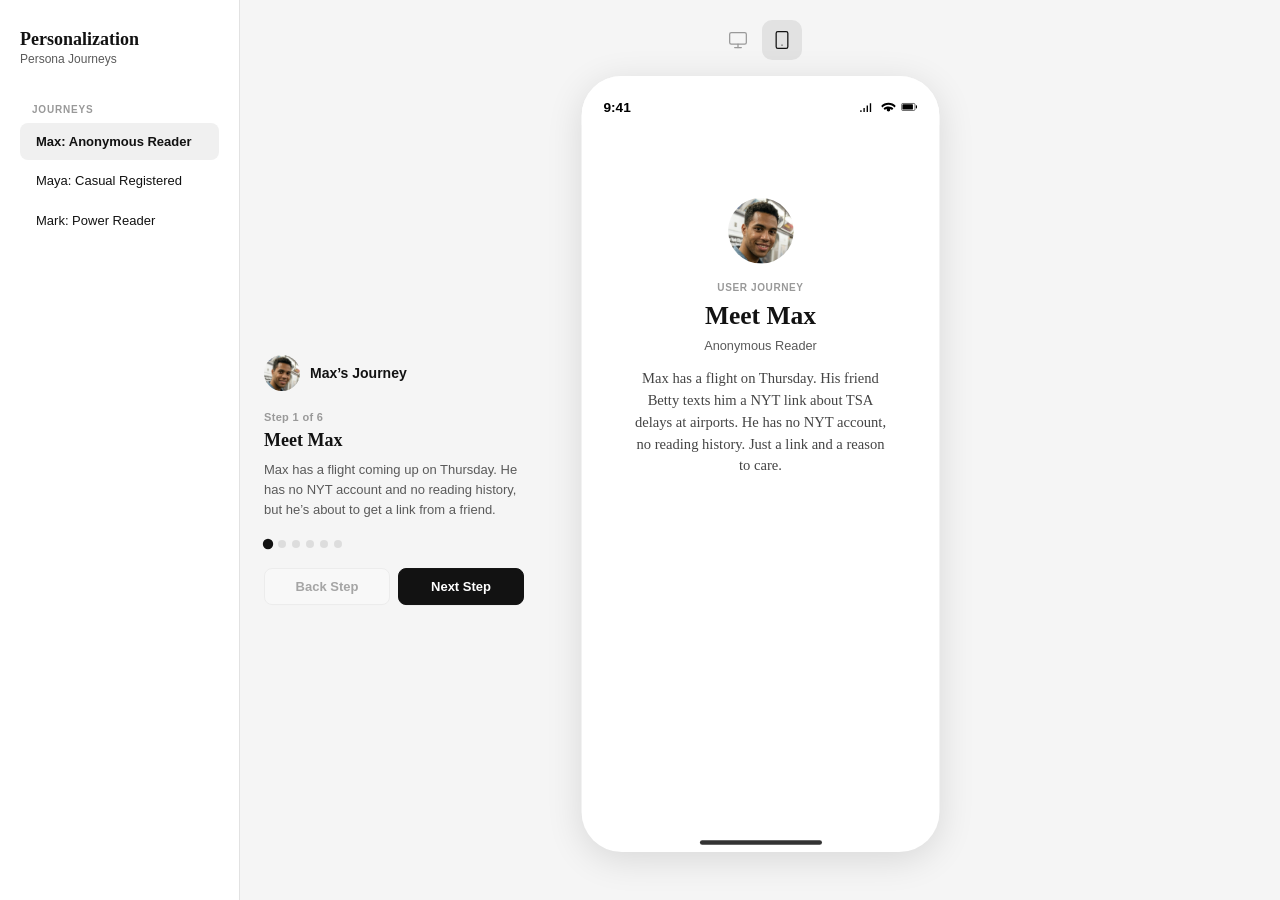
<file: persona-journeys.html>
<!DOCTYPE html>
<html lang="en">
<head>
<meta charset="UTF-8" />
<meta name="viewport" content="width=device-width, initial-scale=1.0" />
<title>Persona Journeys — Personalization</title>

<link rel="stylesheet" href="./QuickStart/tpl/tokens.css" />

<!-- ━━━━━━━━━━━━━━━━━━━━━━━━━━━━━━━━━━━━━━━━━━━━━
     Typography Bridge + Base Styles
     ━━━━━━━━━━━━━━━━━━━━━━━━━━━━━━━━━━━━━━━━━━━━━ -->
<style>
:root {
  --tpl-accent: var(--tpl-interactive-primary, #326891);
  --tpl-negative: var(--tpl-sentiment-negative, #d0021b);
  --type-h1-font-family: var(--font-cheltenham);
  --type-h1-font-weight: 700;
  --type-h1-font-size: 36px;
  --type-h1-line-height: 40px;
  --type-h1-color: #121212;
  --type-h2-font-family: var(--font-cheltenham);
  --type-h2-font-weight: 400;
  --type-h2-font-size: 21px;
  --type-h2-line-height: 27px;
  --type-h2-color: #121212;
  --type-body-font-family: var(--font-imperial);
  --type-body-font-weight: 400;
  --type-body-font-size: 18px;
  --type-body-line-height: 25px;
  --type-body-color: #333;
  --type-meta-font-family: var(--font-franklin);
  --type-meta-font-weight: 500;
  --type-meta-font-size: 12px;
  --type-meta-line-height: 1.3;
  --type-meta-color: #121212;
  --type-ui-13-font-family: var(--font-franklin);
  --type-ui-13-font-weight: 500;
  --type-ui-13-font-size: 13px;
  --type-ui-13-line-height: 16px;
  --type-ui-13-color: #333;
  --type-ui-14-semibold-font-family: var(--font-franklin);
  --type-ui-14-semibold-font-weight: 600;
  --type-ui-14-semibold-font-size: 14px;
  --type-ui-14-semibold-line-height: 1.3;
  --type-ui-12-font-family: var(--font-franklin);
  --type-ui-12-font-weight: 500;
  --type-ui-12-font-size: 12px;
  --type-ui-12-line-height: 1.3;
}

*, *::before, *::after { box-sizing: border-box; margin: 0; padding: 0; }

html, body {
  height: 100%;
  background: #f5f5f5;
  font-family: var(--font-franklin);
  color: var(--ink);
  overflow: hidden;
}

#app {
  display: flex;
  flex-direction: row;
  height: 100vh;
  width: 100vw;
}
</style>

<!-- ━━━━━━━━━━━━━━━━━━━━━━━━━━━━━━━━━━━━━━━━━━━━━
     Sidebar Styles
     ━━━━━━━━━━━━━━━━━━━━━━━━━━━━━━━━━━━━━━━━━━━━━ -->
<style>
#sidebar {
  width: 240px;
  min-width: 240px;
  height: 100vh;
  background: #fff;
  border-right: 1px solid #e2e2e2;
  display: flex;
  flex-direction: column;
  padding: 28px 20px 20px;
  overflow-y: auto;
}

.sidebar-title {
  font-family: var(--font-cheltenham);
  font-weight: 700;
  font-size: 18px;
  line-height: 22px;
  color: var(--ink);
  margin-bottom: 2px;
}

.sidebar-subtitle {
  font-family: var(--font-franklin);
  font-weight: 500;
  font-size: 12px;
  line-height: 1.3;
  color: var(--muted);
  margin-bottom: 24px;
}

#sidebar-list {
  list-style: none;
  margin: 0;
  padding: 0;
  display: flex;
  flex-direction: column;
  gap: 2px;
}

.sidebar-item {
  display: block;
  width: 100%;
  text-align: left;
  background: none;
  border: none;
  cursor: pointer;
  padding: 10px 12px;
  border-radius: 8px;
  font-family: var(--font-franklin);
  font-weight: 500;
  font-size: 13px;
  line-height: 1.35;
  color: var(--ink);
  transition: background 0.12s;
}
.sidebar-item:hover { background: #f5f5f5; }
.sidebar-item.active { background: #f0f0f0; font-weight: 600; }
.sidebar-item:focus-visible { outline: 2px solid var(--tpl-accent); outline-offset: 1px; }

.sidebar-divider-item { padding: 0; margin: 12px 0 4px; }
.sidebar-section-divider { height: 1px; background: #e2e2e2; margin-bottom: 12px; }
.sidebar-section-label {
  display: block;
  font-family: var(--font-franklin);
  font-weight: 700;
  font-size: 10px;
  letter-spacing: 0.08em;
  text-transform: uppercase;
  color: #999;
  padding: 0 12px;
  margin-bottom: 2px;
}
.sidebar-journey-item { padding-left: 16px; }
</style>

<!-- ━━━━━━━━━━━━━━━━━━━━━━━━━━━━━━━━━━━━━━━━━━━━━
     Main Area + Toggle Bar
     ━━━━━━━━━━━━━━━━━━━━━━━━━━━━━━━━━━━━━━━━━━━━━ -->
<style>
#main-area {
  flex: 1;
  display: flex;
  flex-direction: column;
  align-items: center;
  min-width: 0;
  height: 100vh;
}

#toggle-bar {
  position: sticky;
  top: 0;
  z-index: 100;
  display: flex;
  align-items: center;
  gap: 4px;
  padding: 20px 0 0;
  flex-shrink: 0;
}

.toggle-btn {
  width: 40px;
  height: 40px;
  border: none;
  border-radius: 10px;
  background: transparent;
  cursor: pointer;
  display: flex;
  align-items: center;
  justify-content: center;
  color: #999;
  transition: background 0.15s, color 0.15s;
}
.toggle-btn:hover { background: rgba(0,0,0,0.06); color: #666; }
.toggle-btn.active { background: rgba(0,0,0,0.08); color: var(--ink); }
.toggle-btn:focus-visible { outline: 2px solid var(--tpl-accent); outline-offset: 2px; }
.toggle-btn svg {
  width: 20px; height: 20px;
  stroke: currentColor; fill: none;
  stroke-width: 1.5; stroke-linecap: round; stroke-linejoin: round;
}
</style>

<!-- ━━━━━━━━━━━━━━━━━━━━━━━━━━━━━━━━━━━━━━━━━━━━━
     Device Frames
     ━━━━━━━━━━━━━━━━━━━━━━━━━━━━━━━━━━━━━━━━━━━━━ -->
<style>
#frame-area {
  flex: 1;
  display: flex;
  align-items: flex-start;
  justify-content: center;
  width: 100%;
  min-height: 0;
  padding: 16px 24px 24px;
  position: relative;
}

#device-wrapper {
  transform-origin: top center;
  transition: transform 0.5s cubic-bezier(0.4, 0, 0.2, 1);
}

#device-frame {
  background: var(--card-bg);
  position: relative;
  overflow: hidden;
  transition: width 0.5s cubic-bezier(0.4, 0, 0.2, 1),
              height 0.5s cubic-bezier(0.4, 0, 0.2, 1),
              border-radius 0.5s cubic-bezier(0.4, 0, 0.2, 1),
              box-shadow 0.5s cubic-bezier(0.4, 0, 0.2, 1);
}
.mode-mobile #device-frame { border-radius: 44px; box-shadow: 0 8px 40px rgba(0,0,0,0.12); }
.mode-desktop #device-frame { border-radius: 12px; box-shadow: 0 4px 24px rgba(0,0,0,0.08); }

.phone-chrome { transition: opacity 0.3s ease; }
.mode-desktop .phone-chrome { opacity: 0; pointer-events: none; }

.phone-status-bar {
  position: absolute;
  top: 0; left: 0; right: 0;
  height: 54px;
  padding: 14px 24px 0;
  display: flex;
  align-items: center;
  justify-content: space-between;
  z-index: 10;
  background: var(--card-bg);
  font: 600 15px/1 -apple-system, 'SF Pro Text', sans-serif;
  color: #000;
  transition: background 0.3s, color 0.3s, opacity 0.3s;
}
.phone-status-bar .status-icons { display: flex; align-items: center; gap: 5px; }
.phone-status-bar .status-icons svg { width: 18px; height: 12px; }

.phone-home-indicator {
  position: absolute;
  bottom: 0; left: 0; right: 0;
  height: 34px;
  display: flex;
  align-items: flex-end;
  justify-content: center;
  pointer-events: none;
  z-index: 10;
  background: transparent;
}
.phone-home-indicator::after {
  content: '';
  width: 134px; height: 5px;
  background: #333;
  border-radius: 3px;
  margin-bottom: 8px;
}

#device-frame[data-chrome-theme="dark"] .phone-status-bar {
  background: #000; color: #fff;
}
#device-frame[data-chrome-theme="dark"] .phone-status-bar .status-icons svg {
  fill: #fff;
}
#device-frame[data-chrome-theme="dark"] .phone-home-indicator {
  background: #000;
}
#device-frame[data-chrome-theme="dark"] .phone-home-indicator::after {
  background: rgba(255,255,255,0.5);
}

#device-frame[data-chrome-theme="match"] .phone-status-bar {
  background: var(--chrome-bg, #f2f2f7); color: var(--chrome-fg, #000);
}
#device-frame[data-chrome-theme="match"] .phone-status-bar .status-icons svg {
  fill: var(--chrome-fg, #000);
}
#device-frame[data-chrome-theme="match"] .phone-home-indicator {
  background: var(--chrome-bg, #f2f2f7);
}
#device-frame[data-chrome-theme="match"] .phone-home-indicator::after {
  background: var(--chrome-fg, #333);
}

#content-scroll {
  position: absolute;
  top: 0; left: 0; right: 0; bottom: 0;
  overflow-y: auto;
  -webkit-overflow-scrolling: touch;
  transition: padding 0.5s cubic-bezier(0.4, 0, 0.2, 1);
}
.mode-mobile #content-scroll { padding: 54px 0 34px; }
.mode-desktop #content-scroll { padding: 48px 48px; }
</style>

<!-- ━━━━━━━━━━━━━━━━━━━━━━━━━━━━━━━━━━━━━━━━━━━━━
     Journey Narration Panel
     ━━━━━━━━━━━━━━━━━━━━━━━━━━━━━━━━━━━━━━━━━━━━━ -->
<style>
#journey-narration-panel {
  position: absolute;
  left: 24px;
  top: 50%;
  transform: translateY(-50%);
  width: 260px;
  display: flex;
  flex-direction: column;
  gap: 0;
  z-index: 20;
  font-family: var(--font-franklin);
}
@media (max-width: 960px) {
  #journey-narration-panel { display: none; }
}
.jn-persona { display: flex; align-items: center; gap: 10px; margin-bottom: 20px; }
.jn-persona-avatar {
  width: 36px; height: 36px; border-radius: 50%;
  display: flex; align-items: center; justify-content: center;
  font-family: var(--font-franklin); font-weight: 700; font-size: 15px;
  color: #fff; flex-shrink: 0;
}
.jn-persona-name { font-weight: 600; font-size: 14px; color: var(--ink); }
.jn-step-indicator {
  font-size: 11px; font-weight: 600; color: #999;
  letter-spacing: 0.03em; margin-bottom: 6px;
}
.jn-step-title {
  margin: 0 0 8px;
  font-family: var(--font-cheltenham); font-weight: 700;
  font-size: 18px; line-height: 1.25; color: var(--ink);
}
.jn-narration {
  margin: 0 0 20px;
  font-size: 13px; font-weight: 400; line-height: 1.55; color: var(--muted);
}
.jn-progress-dots { display: flex; gap: 6px; margin-bottom: 20px; }
.jn-dot {
  width: 8px; height: 8px; border-radius: 50%;
  background: #ddd; transition: background 0.2s, transform 0.2s;
}
.jn-dot--completed { background: var(--ink); }
.jn-dot--active { background: var(--ink); transform: scale(1.3); }
.jn-nav { display: flex; gap: 8px; }
.jn-btn {
  flex: 1; padding: 10px 0;
  border: 1px solid #ddd; border-radius: 8px; background: #fff;
  font-family: var(--font-franklin); font-weight: 600; font-size: 13px;
  color: var(--ink); cursor: pointer;
  transition: background 0.12s, border-color 0.12s; text-align: center;
}
.jn-btn:hover { background: #f5f5f5; border-color: #ccc; }
.jn-btn--primary { background: var(--ink); border-color: var(--ink); color: #fff; }
.jn-btn--primary:hover { background: #333; }
.jn-btn:disabled { opacity: 0.35; cursor: default; }
@keyframes jn-pulse {
  0%, 100% { box-shadow: 0 0 0 0 rgba(0,0,0,0); }
  50% { box-shadow: 0 0 0 4px rgba(0,0,0,0.08); }
}
.jn-btn--pulse { animation: jn-pulse 0.6s ease 1; }
</style>

<!-- ━━━━━━━━━━━━━━━━━━━━━━━━━━━━━━━━━━━━━━━━━━━━━
     Journey Scrubber Bar
     ━━━━━━━━━━━━━━━━━━━━━━━━━━━━━━━━━━━━━━━━━━━━━ -->
<style>
#journey-scrubber {
  width: 100%; margin: 0 0 16px;
  font-family: var(--font-franklin);
  user-select: none; -webkit-user-select: none;
}
#journey-scrubber .js-row {
  display: flex; align-items: center; gap: 6px; width: 100%;
}
#journey-scrubber .js-play-pause {
  width: 34px; height: 34px;
  border: 1.5px solid #ccc; background: #fff; padding: 0;
  cursor: pointer; color: var(--ink); font-size: 16px; line-height: 1;
  display: flex; align-items: center; justify-content: center;
  flex-shrink: 0; border-radius: 50%;
  transition: background 0.12s, border-color 0.12s;
}
#journey-scrubber .js-play-pause:hover { background: #f5f5f5; border-color: #999; }
#journey-scrubber .js-track-wrap {
  flex: 1; position: relative; height: 20px;
  display: flex; align-items: center; cursor: pointer;
}
#journey-scrubber .js-track {
  width: 100%; height: 3px; background: #e5e5e5;
  border-radius: 2px; position: relative; transition: height 0.15s;
}
#journey-scrubber .js-track-wrap:hover .js-track { height: 5px; }
#journey-scrubber .js-progress {
  position: absolute; left: 0; top: 0; height: 100%;
  background: var(--ink); border-radius: 2px; width: 0%; pointer-events: none;
}
#journey-scrubber .js-playhead {
  position: absolute; top: 50%; left: 0%;
  width: 10px; height: 10px; margin-left: -5px; margin-top: -5px;
  border-radius: 50%; background: var(--ink);
  opacity: 0; transition: opacity 0.15s; pointer-events: none; z-index: 2;
}
#journey-scrubber .js-track-wrap:hover .js-playhead,
#journey-scrubber.js-scrubber--dragging .js-playhead { opacity: 1; }
#journey-scrubber .js-ticks {
  position: absolute; left: 0; right: 0; top: 50%; height: 0; pointer-events: none;
}
#journey-scrubber .js-tick {
  position: absolute; top: -5px; width: 3px; height: 10px;
  background: rgba(0,0,0,0.28); border-radius: 1.5px;
  transform: translateX(-1.5px); pointer-events: auto; cursor: pointer;
}
#journey-scrubber .js-tick::before {
  content: ''; position: absolute; top: -6px; left: -8px; right: -8px; bottom: -6px;
}
#journey-scrubber .js-tick-tooltip {
  position: absolute; bottom: 100%; left: 0; margin-bottom: 10px;
  padding: 3px 7px; background: var(--ink); color: #fff;
  font-size: 10px; font-weight: 600; border-radius: 4px;
  white-space: nowrap; pointer-events: none; opacity: 0;
  transition: opacity 0.12s; transform: translateX(-50%); z-index: 10;
}
#journey-scrubber .js-tick-tooltip.visible { opacity: 1; }
#journey-scrubber .js-time {
  font-size: 10px; font-weight: 500; color: #999;
  flex-shrink: 0; min-width: 54px; text-align: right; letter-spacing: 0.01em;
}
#journey-scrubber.js-scrubber--inactive { display: none; }
#journey-scrubber .js-hint {
  position: relative; margin-top: 4px; padding: 4px 0;
  color: #999; font-size: 10px; font-weight: 500;
  white-space: nowrap; opacity: 0; transition: opacity 0.3s; pointer-events: none;
}
#journey-scrubber .js-hint.visible { opacity: 1; }
.journey-scrubber-snapshot {
  position: absolute; top: 0; left: 0; width: 100%; height: 100%;
  z-index: 999; pointer-events: none; transition: opacity 0.15s ease;
}
</style>

<!-- ━━━━━━━━━━━━━━━━━━━━━━━━━━━━━━━━━━━━━━━━━━━━━
     Journey Intro / Transition / Outcome
     ━━━━━━━━━━━━━━━━━━━━━━━━━━━━━━━━━━━━━━━━━━━━━ -->
<style>
.journey-persona-intro {
  display: flex; flex-direction: column; align-items: center;
  justify-content: center; text-align: center;
  padding: 80px 32px 60px; min-height: 100%;
}
.journey-persona-intro-avatar {
  width: 72px; height: 72px; border-radius: 50%;
  display: flex; align-items: center; justify-content: center;
  font-family: var(--font-franklin); font-weight: 700; font-size: 28px;
  color: #fff; margin-bottom: 20px;
}
.journey-persona-intro-label {
  font-family: var(--font-franklin); font-weight: 600; font-size: 11px;
  letter-spacing: 0.06em; text-transform: uppercase;
  color: #999; margin: 0 0 8px;
}
.journey-persona-intro-name {
  font-family: var(--font-cheltenham); font-weight: 700;
  font-size: 28px; line-height: 1.2; color: var(--ink); margin: 0 0 8px;
}
.journey-persona-intro-tagline {
  font-family: var(--font-franklin); font-weight: 500;
  font-size: 14px; color: var(--muted); margin: 0 0 16px;
}
.journey-persona-intro-desc {
  font-family: var(--font-imperial); font-size: 16px;
  line-height: 1.5; color: #444; margin: 0; max-width: 280px;
}

.journey-transition {
  display: flex; flex-direction: column; align-items: center;
  justify-content: center; text-align: center;
  padding: 80px 32px 60px; min-height: 100%;
}
.journey-transition-icon { font-size: 48px; margin-bottom: 20px; line-height: 1; }
.journey-transition-label {
  font-family: var(--font-franklin); font-weight: 600; font-size: 11px;
  letter-spacing: 0.06em; text-transform: uppercase;
  color: #999; margin: 0 0 8px;
}
.journey-transition-title {
  font-family: var(--font-cheltenham); font-weight: 700;
  font-size: 24px; line-height: 1.2; color: var(--ink); margin: 0 0 16px;
}
.journey-transition-text {
  font-family: var(--font-imperial); font-size: 16px;
  line-height: 1.5; color: #444; margin: 0; max-width: 280px;
}

.journey-outcome { padding: 48px 24px 60px; min-height: 100%; }
.journey-outcome-header { display: flex; align-items: center; gap: 12px; margin-bottom: 24px; }
.journey-outcome-avatar {
  width: 44px; height: 44px; border-radius: 50%;
  display: flex; align-items: center; justify-content: center;
  font-family: var(--font-franklin); font-weight: 700; font-size: 18px;
  color: #fff; flex-shrink: 0;
}
.journey-outcome-name {
  font-family: var(--font-cheltenham); font-weight: 700;
  font-size: 22px; color: var(--ink); margin: 0;
}
.journey-outcome-body p {
  font-family: var(--font-imperial); font-size: 16px;
  line-height: 1.65; color: #333; margin: 0 0 16px;
}
.journey-outcome-body p:last-child { margin-bottom: 0; }

.journey-outcome-signals {
  width: 100%; border-collapse: collapse; margin: 20px 0;
  font-family: var(--font-franklin); font-size: 13px;
}
.journey-outcome-signals th {
  text-align: left; padding: 8px 10px;
  border-bottom: 2px solid #e2e2e2;
  font-weight: 700; font-size: 11px;
  text-transform: uppercase; letter-spacing: 0.05em; color: #999;
}
.journey-outcome-signals td {
  padding: 8px 10px; border-bottom: 1px solid #f0f0f0; color: #333;
}
</style>

<!-- ━━━━━━━━━━━━━━━━━━━━━━━━━━━━━━━━━━━━━━━━━━━━━
     Article Page Renderer
     ━━━━━━━━━━━━━━━━━━━━━━━━━━━━━━━━━━━━━━━━━━━━━ -->
<style>
.ap-nav {
  display: flex; align-items: center; justify-content: space-between;
  padding: 8px 16px; border-bottom: 1px solid #e2e2e2;
  background: #fff;
}
.ap-nav-hamburger {
  width: 24px; height: 24px; display: flex; align-items: center;
  justify-content: center; flex-shrink: 0; cursor: pointer;
}
.ap-nav-hamburger svg { width: 20px; height: 20px; stroke: #333; fill: none; stroke-width: 1.5; }
.ap-nav-logo { flex: 1; display: flex; justify-content: center; }
.ap-nav-logo svg, .ap-nav-logo img { height: 18px; width: auto; }
.ap-nav-account {
  width: 24px; height: 24px; display: flex; align-items: center;
  justify-content: center; flex-shrink: 0;
}
.ap-nav-account svg { width: 20px; height: 20px; stroke: #333; fill: none; stroke-width: 1.5; }
.ap-nav-spacer { width: 24px; flex-shrink: 0; }

.ap-live-label {
  display: inline-flex; align-items: center; gap: 6px;
  font-family: var(--font-franklin); font-weight: 700; font-size: 12px;
  color: #d0021b; text-transform: uppercase; letter-spacing: 0.04em;
  margin-bottom: 8px;
}
.ap-live-dot {
  width: 8px; height: 8px; border-radius: 50%; background: #d0021b;
  animation: ap-pulse 1.5s ease-in-out infinite;
}
@keyframes ap-pulse {
  0%, 100% { opacity: 1; }
  50% { opacity: 0.3; }
}

.ap-hero {
  width: 100%; aspect-ratio: 16/10;
  background: linear-gradient(145deg, #2d2d3a 0%, #3d3d52 50%, #4a4a63 100%);
  position: relative;
}
.ap-hero-caption {
  position: absolute; bottom: 0; left: 0; right: 0;
  padding: 8px 16px;
  background: linear-gradient(transparent, rgba(0,0,0,0.4));
  font-family: var(--font-franklin); font-size: 11px; color: rgba(255,255,255,0.8);
}

.ap-article { padding: 20px 20px 40px; }
.ap--anon .ap-article { padding: 24px 24px 48px; }

.ap-kicker {
  font-family: var(--font-franklin); font-weight: 700; font-size: 12px;
  letter-spacing: 0.06em; text-transform: uppercase;
  color: #666; margin-bottom: 8px;
}
.ap-kicker--breaking { color: #d0021b; }

.ap-headline {
  font-family: var(--font-cheltenham); font-weight: 700;
  font-size: 32px; line-height: 36px; color: #121212;
  margin: 0 0 12px;
}
.ap--anon .ap-headline { font-size: 36px; line-height: 40px; }

.ap-dek {
  font-family: var(--font-cheltenham); font-weight: 400;
  font-size: 20px; line-height: 26px; color: #333;
  margin: 0 0 16px;
}

.ap-byline { display: flex; align-items: center; gap: 12px; margin-bottom: 20px; }
.ap-byline-avatar {
  width: 40px; height: 40px; border-radius: 50%;
  background: linear-gradient(135deg, #8b7355, #a89070);
  flex-shrink: 0;
}
.ap-byline-name {
  font-family: var(--font-franklin); font-weight: 600;
  font-size: 13px; color: #121212; margin-bottom: 2px;
}
.ap-byline-date {
  font-family: var(--font-franklin); font-weight: 400;
  font-size: 12px; color: #999;
}

.ap-divider { height: 1px; background: #e2e2e2; margin: 0 0 20px; }

.ap-body p {
  font-family: var(--font-imperial); font-weight: 400;
  font-size: 18px; line-height: 28px; color: #333;
  margin: 0 0 20px;
}
.ap-body p:last-child { margin-bottom: 0; }

/* Bottom nav for regi/premium variants */
.ap-bottom-nav {
  display: flex; align-items: center; justify-content: space-around;
  padding: 8px 0 2px; border-top: 1px solid #e2e2e2;
  background: #fff; flex-shrink: 0;
}
.ap-bottom-nav-item {
  display: flex; flex-direction: column; align-items: center;
  gap: 2px; padding: 4px 12px; cursor: pointer;
  text-decoration: none; border: none; background: none;
}
.ap-bottom-nav-item svg { width: 24px; height: 24px; }
.ap-bottom-nav-label {
  font-family: var(--font-franklin); font-weight: 500;
  font-size: 10px; color: #727272;
}
.ap-bottom-nav-item--active .ap-bottom-nav-label { color: #121212; font-weight: 600; }
.ap-bottom-nav-item--active svg path { fill: #121212; }
</style>

<!-- ━━━━━━━━━━━━━━━━━━━━━━━━━━━━━━━━━━━━━━━━━━━━━
     "More on This Story" Module
     ━━━━━━━━━━━━━━━━━━━━━━━━━━━━━━━━━━━━━━━━━━━━━ -->
<style>
.mots-module {
  background: #f8f8f8; border-radius: 8px;
  padding: 20px; margin: 28px 0;
}
.mots-rule { height: 1px; background: #e2e2e2; margin: 0 0 16px; }
.mots-label {
  font-family: var(--font-franklin); font-weight: 700; font-size: 14px;
  color: #121212; margin: 0 0 16px;
}
.mots-cards { display: flex; flex-direction: column; gap: 16px; }
.mots-card {
  display: flex; gap: 12px; align-items: flex-start;
}
.mots-card-thumb {
  width: 72px; height: 72px; border-radius: 4px;
  background: linear-gradient(135deg, #c8c8d0, #a8a8b8);
  flex-shrink: 0;
}
.mots-card-info { flex: 1; min-width: 0; }
.mots-card-section {
  font-family: var(--font-franklin); font-weight: 700; font-size: 10px;
  letter-spacing: 0.06em; text-transform: uppercase;
  color: #999; margin-bottom: 4px;
}
.mots-card-headline {
  font-family: var(--font-cheltenham); font-weight: 700; font-size: 15px;
  line-height: 1.3; color: #121212; margin: 0 0 4px;
}
.mots-card-meta {
  font-family: var(--font-franklin); font-weight: 400; font-size: 11px;
  color: #999;
}
</style>

<!-- ━━━━━━━━━━━━━━━━━━━━━━━━━━━━━━━━━━━━━━━━━━━━━
     Story Tracker Prompt
     ━━━━━━━━━━━━━━━━━━━━━━━━━━━━━━━━━━━━━━━━━━━━━ -->
<style>
.st-wrapper {
  display: flex; flex-direction: column; align-items: center;
  justify-content: center; min-height: 100%; padding: 40px 24px;
}
.st-card {
  width: 100%; max-width: 340px;
  background: #fff; border-radius: 8px;
  padding: 32px 24px; text-align: center;
  box-shadow: 0 2px 16px rgba(0,0,0,0.08);
}
.st-icon {
  width: 48px; height: 48px; margin: 0 auto 16px;
  display: flex; align-items: center; justify-content: center;
}
.st-icon svg { width: 40px; height: 40px; fill: none; stroke: #121212; stroke-width: 1.5; }
.st-headline {
  font-family: var(--font-cheltenham); font-weight: 700;
  font-size: 22px; line-height: 1.25; color: #121212; margin: 0 0 8px;
}
.st-body {
  font-family: var(--font-franklin); font-weight: 400;
  font-size: 14px; line-height: 1.5; color: #666; margin: 0 0 24px;
}
.st-toggle-row {
  display: flex; align-items: center; justify-content: space-between;
  padding: 12px 0; border-top: 1px solid #f0f0f0; margin-bottom: 16px;
}
.st-toggle-label {
  font-family: var(--font-franklin); font-weight: 500;
  font-size: 14px; color: #333;
}
.st-toggle {
  position: relative; width: 44px; height: 24px;
  background: #ccc; border-radius: 12px; cursor: pointer;
  transition: background 0.2s;
}
.st-toggle.active { background: #121212; }
.st-toggle-knob {
  position: absolute; top: 2px; left: 2px;
  width: 20px; height: 20px; border-radius: 50%;
  background: #fff; transition: transform 0.2s;
  box-shadow: 0 1px 3px rgba(0,0,0,0.2);
}
.st-toggle.active .st-toggle-knob { transform: translateX(20px); }

.st-email-input {
  width: 100%; padding: 12px 16px;
  background: #edf2fc; border: none; border-radius: 10px;
  font-family: var(--font-franklin); font-size: 15px; color: #333;
  margin-bottom: 16px; outline: none;
}
.st-email-input::placeholder { color: #999; }
.st-email-input:focus { box-shadow: 0 0 0 2px rgba(50,104,145,0.3); }

.st-cta {
  display: block; width: 100%; padding: 14px 0;
  background: #121212; color: #fff; border: none; border-radius: 24px;
  font-family: var(--font-franklin); font-weight: 600; font-size: 15px;
  cursor: pointer; margin-bottom: 12px;
  transition: background 0.15s;
}
.st-cta:hover { background: #333; }

.st-dismiss {
  display: block; text-align: center;
  font-family: var(--font-franklin); font-weight: 400;
  font-size: 13px; color: #999; cursor: pointer;
  background: none; border: none; padding: 4px;
}
.st-dismiss:hover { color: #666; }
</style>

<!-- Personalization signal color -->
<style>
.pz { color: #2b8ad8; font-weight: 700; }
.dr-reason .pz { color: #6fa8dc; font-weight: 700; }
</style>

<!-- ━━━━━━━━━━━━━━━━━━━━━━━━━━━━━━━━━━━━━━━━━━━━━
     "Because You Read" Module (for Maya/Mark)
     ━━━━━━━━━━━━━━━━━━━━━━━━━━━━━━━━━━━━━━━━━━━━━ -->
<style>
.byr-module {
  margin: 28px 0; padding: 0;
}
.byr-header {
  font-family: var(--font-franklin); font-weight: 700; font-size: 16px;
  color: #121212; margin: 0 0 16px; padding: 10px 0 12px;
  border-top: 3px solid #121212;
}
.byr-carousel {
  display: flex; gap: 12px; overflow-x: auto;
  -webkit-overflow-scrolling: touch; padding-bottom: 4px;
  scrollbar-width: none;
}
.byr-carousel::-webkit-scrollbar { display: none; }
.byr-card {
  flex-shrink: 0; width: 220px; border-radius: 4px;
  overflow: hidden; background: #fff;
  box-shadow: 0 1px 6px rgba(0,0,0,0.06);
}
.byr-card-image {
  width: 100%; height: 130px;
  background: linear-gradient(135deg, #dcd0c4, #b8a896);
}
.byr-card-body { padding: 12px; }
.byr-card-section {
  font-family: var(--font-franklin); font-weight: 700; font-size: 10px;
  letter-spacing: 0.06em; text-transform: uppercase;
  color: #999; margin-bottom: 6px;
}
.byr-card-headline {
  font-family: var(--font-cheltenham); font-weight: 700; font-size: 15px;
  line-height: 1.3; color: #121212; margin: 0 0 6px;
}
.byr-card-meta {
  font-family: var(--font-franklin); font-weight: 400; font-size: 11px;
  color: #999;
}
.byr-format-label {
  display: inline-block;
  font-family: var(--font-franklin); font-weight: 700; font-size: 10px;
  letter-spacing: 0.04em; text-transform: uppercase; margin-bottom: 6px;
  color: #999;
}
.byr-format-label--live { background: #fde8e8; color: #d0021b; padding: 2px 8px; border-radius: 3px; }
.byr-format-label--explainer { }
.byr-format-label--opinion { }
.byr-format-label--cluster { }
.byr-card--cluster {
  flex-shrink: 0; width: 220px; border-radius: 4px;
  overflow: hidden; background: #000;
  box-shadow: 0 1px 6px rgba(0,0,0,0.10);
  padding: 16px 14px 14px;
  display: flex; flex-direction: column;
}
.byr-card--cluster .byr-cluster-title {
  font-family: var(--font-franklin); font-weight: 700;
  font-size: 14px; line-height: 1.3; color: #fff; margin: 0 0 3px;
}
.byr-card--cluster .byr-cluster-meta {
  font-family: var(--font-franklin); font-weight: 400;
  font-size: 11px; color: rgba(255,255,255,0.5); margin: 0 0 12px;
}
.byr-card--cluster .byr-cluster-thumbs {
  display: grid; grid-template-columns: 1fr 1fr;
  gap: 6px; margin-bottom: 12px;
}
.byr-card--cluster .byr-cluster-thumb {
  width: 100%; height: 70px; border-radius: 2px;
  background-size: cover; background-position: center;
}
.byr-card--cluster .byr-cluster-cta {
  font-family: var(--font-franklin); font-weight: 800;
  font-size: 10px; color: #fff; letter-spacing: 1.2px;
  text-transform: uppercase; opacity: 0.7;
}
</style>

<!-- ━━━━━━━━━━━━━━━━━━━━━━━━━━━━━━━━━━━━━━━━━━━━━
     Newsletter / App Prompt (Maya)
     ━━━━━━━━━━━━━━━━━━━━━━━━━━━━━━━━━━━━━━━━━━━━━ -->
<style>
.nl-wrapper {
  display: flex; flex-direction: column; align-items: center;
  justify-content: center; min-height: 100%; padding: 40px 24px;
}
.nl-card {
  width: 100%; max-width: 340px;
  background: #fff; border-radius: 8px;
  padding: 32px 24px; text-align: center;
  box-shadow: 0 2px 16px rgba(0,0,0,0.08);
}
.nl-icon {
  width: 48px; height: 48px; margin: 0 auto 16px;
  display: flex; align-items: center; justify-content: center;
}
.nl-icon svg { width: 40px; height: 40px; }
.nl-quote {
  font-family: var(--font-cheltenham); font-weight: 300;
  font-size: 22px; line-height: 1.35; color: #121212;
  margin: 0 0 12px;
}
.nl-body {
  font-family: var(--font-franklin); font-weight: 400;
  font-size: 14px; line-height: 1.5; color: #666; margin: 0 0 24px;
}
.nl-cta {
  display: block; width: 100%; padding: 14px 0;
  background: #121212; color: #fff; border: none; border-radius: 24px;
  font-family: var(--font-franklin); font-weight: 600; font-size: 15px;
  cursor: pointer; margin-bottom: 12px; transition: background 0.15s;
}
.nl-cta:hover { background: #333; }
.nl-secondary {
  display: flex; align-items: center; justify-content: center; gap: 6px;
  font-family: var(--font-franklin); font-weight: 500; font-size: 13px;
  color: #326891; cursor: pointer; background: none; border: none;
  padding: 8px 0; margin: 0 auto 8px; transition: color 0.15s;
}
.nl-secondary:hover { color: #1a4a6e; }
.nl-secondary svg { width: 16px; height: 16px; flex-shrink: 0; }
.nl-dismiss {
  display: block; text-align: center;
  font-family: var(--font-franklin); font-weight: 400;
  font-size: 13px; color: #999; cursor: pointer;
  background: none; border: none; padding: 4px;
}
.nl-dismiss:hover { color: #666; }
</style>

<!-- ━━━━━━━━━━━━━━━━━━━━━━━━━━━━━━━━━━━━━━━━━━━━━
     App Adoption Prompt (Mark)
     ━━━━━━━━━━━━━━━━━━━━━━━━━━━━━━━━━━━━━━━━━━━━━ -->
<style>
.aa-wrapper {
  display: flex; flex-direction: column; align-items: center;
  justify-content: center; min-height: 100%; padding: 40px 24px;
}
.aa-card {
  width: 100%; max-width: 340px;
  background: #fff; border-radius: 8px;
  padding: 32px 24px; text-align: center;
  box-shadow: 0 2px 16px rgba(0,0,0,0.08);
}
.aa-app-icon {
  width: 56px; height: 56px; margin: 0 auto 16px;
  border-radius: 8px; background: #000;
  display: flex; align-items: center; justify-content: center;
  box-shadow: 0 2px 8px rgba(0,0,0,0.15);
}
.aa-app-icon svg { width: 32px; height: 32px; }
.aa-headline {
  font-family: var(--font-cheltenham); font-weight: 700;
  font-size: 24px; line-height: 1.25; color: #121212; margin: 0 0 8px;
}
.aa-body {
  font-family: var(--font-franklin); font-weight: 400;
  font-size: 14px; line-height: 1.5; color: #666; margin: 0 0 24px;
}
.aa-cta {
  display: block; width: 100%; padding: 14px 0;
  background: #121212; color: #fff; border: none; border-radius: 24px;
  font-family: var(--font-franklin); font-weight: 600; font-size: 15px;
  cursor: pointer; margin-bottom: 12px; transition: background 0.15s;
}
.aa-cta:hover { background: #333; }
.aa-store-btn {
  display: flex; align-items: center; justify-content: center; gap: 8px;
  width: 100%; padding: 11px 0;
  background: #fff; color: #121212;
  border: 1.5px solid #e2e2e2; border-radius: 24px;
  font-family: var(--font-franklin); font-weight: 600; font-size: 13px;
  cursor: pointer; margin-bottom: 12px; transition: border-color 0.15s;
}
.aa-store-btn:hover { border-color: #999; }
.aa-store-btn svg { width: 18px; height: 18px; flex-shrink: 0; }
.aa-dismiss {
  display: block; text-align: center;
  font-family: var(--font-franklin); font-weight: 400;
  font-size: 13px; color: #999; cursor: pointer;
  background: none; border: none; padding: 4px;
}
.aa-dismiss:hover { color: #666; }
</style>

<!-- ━━━━━━━━━━━━━━━━━━━━━━━━━━━━━━━━━━━━━━━━━━━━━
     Search Screen (Mark)
     ━━━━━━━━━━━━━━━━━━━━━━━━━━━━━━━━━━━━━━━━━━━━━ -->
<style>
.ss-header {
  display: flex; align-items: center; padding: 10px 16px;
  border-bottom: 1px solid #e2e2e2; background: #fff;
}
.ss-back {
  width: 24px; height: 24px; display: flex; align-items: center;
  justify-content: center; cursor: pointer; flex-shrink: 0;
}
.ss-back svg { width: 20px; height: 20px; stroke: #333; fill: none; stroke-width: 1.5; }
.ss-header-title {
  flex: 1; text-align: center;
  font-family: var(--font-franklin); font-weight: 600; font-size: 16px;
  color: #121212;
}
.ss-header-spacer { width: 24px; flex-shrink: 0; }

.ss-search-bar {
  margin: 12px 16px; padding: 10px 14px; display: flex; align-items: center; gap: 8px;
  background: #f0f0f0; border-radius: 10px;
}
.ss-search-bar svg { width: 16px; height: 16px; stroke: #999; fill: none; stroke-width: 2; flex-shrink: 0; }
.ss-search-bar input {
  flex: 1; border: none; background: transparent;
  font-family: var(--font-franklin); font-size: 15px; color: #121212; outline: none;
}
.ss-search-bar input::placeholder { color: #999; }

.ss-section-header {
  padding: 16px 16px 10px;
  font-family: var(--font-franklin); font-weight: 700; font-size: 11px;
  color: #999; letter-spacing: 0.08em; text-transform: uppercase;
}

.ss-suggestion {
  display: flex; align-items: center; gap: 12px;
  padding: 13px 16px; border-bottom: 1px solid #f0f0f0; cursor: pointer;
}
.ss-suggestion-icon {
  width: 20px; height: 20px; flex-shrink: 0;
  display: flex; align-items: center; justify-content: center;
}
.ss-suggestion-icon svg { width: 16px; height: 16px; stroke: #999; fill: none; stroke-width: 2; }
.ss-suggestion-body { flex: 1; min-width: 0; }
.ss-suggestion-query {
  font-family: var(--font-franklin); font-weight: 600; font-size: 15px;
  color: #121212; margin: 0 0 2px;
}
.ss-suggestion-tag {
  display: inline-block; padding: 2px 8px; border-radius: 4px;
  font-family: var(--font-franklin); font-weight: 500; font-size: 10px;
  letter-spacing: 0.02em; color: #666; background: #f0f0f0;
}
.ss-suggestion-tag--history { background: #f0f0f0; color: #666; }
.ss-suggestion-tag--trending { background: #fde8e8; color: #d0021b; }
.ss-suggestion-tag--new { background: #f0f0f0; color: #666; }
.ss-suggestion-tag--format { background: #f0f0f0; color: #666; }

.ss-live-card {
  margin: 0 16px 16px; padding: 16px;
  border: 1.5px solid #e2e2e2; border-radius: 4px;
  background: #fff;
}
.ss-live-badge {
  display: inline-flex; align-items: center; gap: 6px;
  font-family: var(--font-franklin); font-weight: 700; font-size: 11px;
  color: #d0021b; text-transform: uppercase; letter-spacing: 0.04em;
  margin-bottom: 8px;
}
.ss-live-badge .ap-live-dot { width: 7px; height: 7px; }
.ss-live-headline {
  font-family: var(--font-cheltenham); font-weight: 700;
  font-size: 20px; line-height: 1.25; color: #121212; margin: 0 0 6px;
}
.ss-live-meta {
  font-family: var(--font-franklin); font-weight: 400; font-size: 12px; color: #999;
}

.ss-section-pills {
  padding: 16px 16px 8px;
}
.ss-section-pills-label {
  font-family: var(--font-franklin); font-weight: 700; font-size: 12px;
  color: #121212; margin-bottom: 10px;
}
.ss-pills { display: flex; flex-wrap: wrap; gap: 8px; }
.ss-pill {
  padding: 6px 14px; border-radius: 20px;
  border: 1px solid #e2e2e2; background: #fff;
  font-family: var(--font-franklin); font-weight: 500; font-size: 13px;
  color: #333; cursor: pointer; transition: background 0.12s;
}
.ss-pill:hover { background: #f5f5f5; }
.ss-pill--active { background: #121212; color: #fff; border-color: #121212; }
</style>

<!-- ━━━━━━━━━━━━━━━━━━━━━━━━━━━━━━━━━━━━━━━━━━━━━
     Google Search Screen (Maya entry point)
     ━━━━━━━━━━━━━━━━━━━━━━━━━━━━━━━━━━━━━━━━━━━━━ -->
<style>
.gs-screen { background: #fff; min-height: 100%; }

.gs-url-bar {
  display: flex; align-items: center; gap: 8px;
  padding: 8px 12px; margin: 0 12px 4px;
  background: #f1f3f4; border-radius: 24px;
}
.gs-url-bar-icon { width: 16px; height: 16px; color: #5f6368; flex-shrink: 0; }
.gs-url-bar-text {
  flex: 1; font-family: -apple-system, 'Roboto', sans-serif;
  font-size: 14px; color: #202124;
}
.gs-url-bar-share { width: 16px; height: 16px; color: #5f6368; flex-shrink: 0; }

.gs-logo { text-align: center; padding: 12px 0 8px; }
.gs-logo img, .gs-logo span {
  font-family: 'Product Sans', Arial, sans-serif;
  font-size: 24px; font-weight: 400; color: #4285f4;
}

.gs-search-box {
  display: flex; align-items: center; gap: 8px;
  margin: 0 16px 8px; padding: 10px 14px;
  border: 1px solid #dfe1e5; border-radius: 24px;
}
.gs-search-box svg { width: 16px; height: 16px; color: #9aa0a6; flex-shrink: 0; }
.gs-search-input {
  flex: 1; border: none; background: transparent;
  font-family: -apple-system, 'Roboto', sans-serif;
  font-size: 15px; color: #202124; outline: none;
}
.gs-search-clear { font-size: 18px; color: #70757a; cursor: pointer; }
.gs-search-mic { width: 20px; height: 20px; flex-shrink: 0; }

.gs-tabs {
  display: flex; gap: 0; padding: 0 12px;
  border-bottom: 1px solid #e8eaed; overflow-x: auto;
}
.gs-tab {
  padding: 8px 12px; font-family: -apple-system, 'Roboto', sans-serif;
  font-size: 13px; color: #70757a; white-space: nowrap; cursor: pointer;
  border-bottom: 2px solid transparent;
}
.gs-tab--active { color: #1a73e8; border-bottom-color: #1a73e8; }

.gs-section-label {
  padding: 14px 16px 8px;
  font-family: -apple-system, 'Roboto', sans-serif;
  font-size: 18px; font-weight: 400; color: #202124;
}

.gs-top-stories {
  display: flex; gap: 10px; padding: 0 16px 12px; overflow-x: auto;
}
.gs-story-card {
  flex-shrink: 0; width: 170px; border-radius: 4px;
  overflow: hidden; background: #fff;
  border: 1px solid #e8eaed;
}
.gs-story-thumb {
  width: 100%; height: 100px; position: relative;
}
.gs-story-card-body { padding: 8px 10px 10px; }
.gs-story-headline {
  font-family: -apple-system, 'Roboto', sans-serif;
  font-size: 13px; font-weight: 400; color: #202124;
  line-height: 1.3; margin: 0 0 6px;
  display: -webkit-box; -webkit-line-clamp: 2;
  -webkit-box-orient: vertical; overflow: hidden;
}
.gs-story-source {
  display: flex; align-items: center; gap: 4px;
  font-family: -apple-system, 'Roboto', sans-serif;
  font-size: 11px; color: #70757a;
}
.gs-story-source-icon {
  width: 14px; height: 14px; border-radius: 50%;
  flex-shrink: 0; display: flex; align-items: center;
  justify-content: center; font-size: 8px; font-weight: 700;
}
.gs-more-news {
  text-align: center; padding: 6px 16px 14px;
  font-family: -apple-system, 'Roboto', sans-serif;
  font-size: 13px; color: #1a73e8; cursor: pointer;
}

.gs-result {
  padding: 12px 16px; border-bottom: 1px solid #f1f3f4;
}
.gs-result-source {
  display: flex; align-items: center; gap: 6px; margin-bottom: 4px;
}
.gs-result-favicon {
  width: 20px; height: 20px; border-radius: 50%;
  display: flex; align-items: center; justify-content: center;
  font-size: 10px; font-weight: 700; flex-shrink: 0;
}
.gs-result-domain {
  font-family: -apple-system, 'Roboto', sans-serif;
  font-size: 12px; color: #202124;
}
.gs-result-url {
  font-family: -apple-system, 'Roboto', sans-serif;
  font-size: 12px; color: #70757a;
}
.gs-result-title {
  font-family: -apple-system, 'Roboto', sans-serif;
  font-size: 18px; color: #1a0dab; line-height: 1.3;
  margin: 0 0 4px; cursor: pointer;
}
.gs-result-snippet {
  font-family: -apple-system, 'Roboto', sans-serif;
  font-size: 14px; color: #4d5156; line-height: 1.4; margin: 0;
}
.gs-result-date {
  font-family: -apple-system, 'Roboto', sans-serif;
  font-size: 14px; color: #70757a;
}

.gs-paa {
  padding: 12px 16px;
}
.gs-paa-label {
  font-family: -apple-system, 'Roboto', sans-serif;
  font-size: 18px; font-weight: 400; color: #202124;
  margin: 0 0 8px;
}
.gs-paa-item {
  padding: 10px 0; border-bottom: 1px solid #e8eaed;
  font-family: -apple-system, 'Roboto', sans-serif;
  font-size: 14px; color: #202124;
  display: flex; align-items: center; justify-content: space-between;
}
.gs-paa-item svg { width: 16px; height: 16px; color: #70757a; flex-shrink: 0; }
</style>

<!-- ━━━━━━━━━━━━━━━━━━━━━━━━━━━━━━━━━━━━━━━━━━━━━
     Engagement Carousel (end-of-article, Maya)
     ━━━━━━━━━━━━━━━━━━━━━━━━━━━━━━━━━━━━━━━━━━━━━ -->
<style>
.ec-module { padding: 20px 0; }
.ec-header {
  display: flex; align-items: baseline; justify-content: space-between;
  margin-bottom: 14px; padding-top: 10px;
  border-top: 3px solid #121212;
}
.ec-header-label {
  font-family: var(--font-franklin); font-weight: 700;
  font-size: 16px; color: #121212;
}
.ec-header-link {
  font-family: var(--font-franklin); font-weight: 600;
  font-size: 12px; color: #050505; text-decoration: underline;
  cursor: pointer;
}
.ec-carousel {
  display: flex; gap: 10px; overflow-x: auto;
  -webkit-overflow-scrolling: touch; padding-bottom: 4px;
  scrollbar-width: none;
}
.ec-carousel::-webkit-scrollbar { display: none; }
.ec-card {
  flex-shrink: 0; width: 170px;
  border: 1px solid #e0e0e0; border-radius: 4px;
  padding: 19px 10px 23px; text-align: center;
  display: flex; flex-direction: column; align-items: center; gap: 10px;
}
.ec-card-avatar {
  width: 65px; height: 65px; border-radius: 50%;
  display: flex; align-items: center; justify-content: center;
  overflow: hidden; flex-shrink: 0;
}
.ec-card-avatar--square { border-radius: 4px; }
.ec-card-avatar img { width: 100%; height: 100%; object-fit: cover; }
.ec-card-avatar svg { width: 32px; height: 32px; }
.ec-card-info {
  display: flex; flex-direction: column; gap: 3px;
  text-align: center; width: 100%;
}
.ec-card-name {
  font-family: var(--font-franklin); font-weight: 700;
  font-size: 15px; color: #121212; line-height: 1.15;
  white-space: nowrap; overflow: hidden; text-overflow: ellipsis;
}
.ec-card-desc {
  font-family: var(--font-franklin); font-weight: 500;
  font-size: 13px; color: #5c5c5c; line-height: 1.25;
}
.ec-card-label {
  font-family: var(--font-franklin); font-weight: 500;
  font-size: 12px; color: #2b8ad8;
}
.ec-card-label--muted {
  color: #9b9b9b; text-transform: uppercase;
  letter-spacing: 0.08em; font-size: 11px;
}
.ec-card-btn {
  padding: 10px 16px; border: 1px solid #000;
  border-radius: 4px; background: #fff;
  font-family: var(--font-franklin); font-weight: 600;
  font-size: 12px; color: #050505; cursor: pointer;
  transition: background 0.12s;
}
.ec-card-btn:hover { background: #f5f5f5; }
</style>

<!-- ━━━━━━━━━━━━━━━━━━━━━━━━━━━━━━━━━━━━━━━━━━━━━
     Read Next (end-of-article vertical list)
     ━━━━━━━━━━━━━━━━━━━━━━━━━━━━━━━━━━━━━━━━━━━━━ -->
<style>
.rn-module { padding: 20px 0 32px; border-top: 1px solid #e2e2e2; }
.rn-label {
  font-family: var(--font-franklin); font-weight: 700;
  font-size: 16px; color: #121212; margin: 0 0 16px; padding-top: 10px;
  border-top: 3px solid #121212;
}
.rn-list { display: flex; flex-direction: column; gap: 16px; }
.rn-item { display: flex; gap: 12px; align-items: flex-start; }
.rn-item-thumb {
  width: 68px; height: 68px; border-radius: 0;
  flex-shrink: 0;
}
.rn-item-info { flex: 1; min-width: 0; }
.rn-item-headline {
  font-family: var(--font-cheltenham); font-weight: 700;
  font-size: 14px; line-height: 1.15; color: #121212;
  margin: 0 0 4px; letter-spacing: 0.01em;
}
.rn-item-meta {
  font-family: var(--font-franklin); font-weight: 500;
  font-size: 12px; color: #5a5a5a;
}
</style>

<!-- ━━━━━━━━━━━━━━━━━━━━━━━━━━━━━━━━━━━━━━━━━━━━━
     Gmail Email Screen (Maya re-engagement)
     ━━━━━━━━━━━━━━━━━━━━━━━━━━━━━━━━━━━━━━━━━━━━━ -->
<style>
.gmail-shell {
  background: #fff; display: flex; flex-direction: column;
  flex: 1; min-height: 0; position: relative;
  font-family: -apple-system, 'Google Sans', 'Helvetica Neue', Arial, sans-serif;
}
.gmail-inbox-view {
  display: flex; flex-direction: column; flex: 1; min-height: 0;
}
.gmail-search {
  margin: 8px 16px 0; padding: 10px 14px;
  background: #edf2fc; border-radius: 24px;
  display: flex; align-items: center; gap: 12px;
}
.gmail-search-hamburger { display: flex; flex-direction: column; gap: 3px; }
.gmail-search-hamburger span {
  display: block; width: 18px; height: 2px;
  background: #444; border-radius: 1px;
}
.gmail-search-text { flex: 1; font-size: 16px; color: #444; }
.gmail-search-avatar {
  width: 28px; height: 28px; border-radius: 999px;
  background: #1a73e8; color: #fff; font-size: 13px;
  font-weight: 600; display: flex; align-items: center;
  justify-content: center;
}
.gmail-tab-label {
  padding: 12px 16px 8px; font-size: 13px;
  font-weight: 500; color: #444; letter-spacing: 0.02em;
}
.gmail-inbox { flex: 1; overflow-y: auto; }
.gmail-row {
  display: flex; align-items: flex-start; gap: 14px;
  padding: 14px 16px; cursor: pointer; border-bottom: 1px solid #f1f1f1;
}
.gmail-row:active { background: #f5f5f5; }
.gmail-row--unread .gmail-row-sender,
.gmail-row--unread .gmail-row-subject { font-weight: 700; }
.gmail-row-avatar {
  width: 40px; height: 40px; border-radius: 999px;
  flex-shrink: 0; display: flex; align-items: center;
  justify-content: center; color: #fff; font-size: 17px; font-weight: 500;
}
.gmail-row-content { flex: 1; min-width: 0; }
.gmail-row-top {
  display: flex; align-items: baseline; gap: 6px; margin-bottom: 2px;
}
.gmail-row-sender {
  flex: 1; font-size: 15px; font-weight: 400; color: #202124;
  white-space: nowrap; overflow: hidden; text-overflow: ellipsis;
}
.gmail-row-time { font-size: 12px; color: #5f6368; flex-shrink: 0; }
.gmail-row-subject {
  font-size: 14px; font-weight: 400; color: #202124;
  margin: 0 0 2px; white-space: nowrap;
  overflow: hidden; text-overflow: ellipsis;
}
.gmail-row-preview {
  font-size: 14px; color: #5f6368; margin: 0;
  white-space: nowrap; overflow: hidden; text-overflow: ellipsis;
}
.gmail-row-star { flex-shrink: 0; color: #dadce0; font-size: 18px; margin-top: 2px; }
.gmail-bottom-nav {
  display: flex; align-items: center; justify-content: space-around;
  padding: 8px 0 4px; border-top: 1px solid #e8eaed; background: #fff;
}
.gmail-nav-icon {
  display: flex; flex-direction: column; align-items: center;
  gap: 2px; font-size: 10px; color: #5f6368; position: relative;
}
.gmail-nav-icon--active { color: #1a73e8; }
.gmail-nav-badge {
  position: absolute; top: -4px; right: -8px;
  background: #d93025; color: #fff; font-size: 9px;
  font-weight: 700; padding: 1px 4px; border-radius: 8px; line-height: 1.2;
}
.gmail-fab {
  position: absolute; bottom: 80px; right: 20px;
  background: #c2e7ff; border-radius: 8px; padding: 14px 20px;
  display: flex; align-items: center; gap: 10px;
  font-size: 15px; font-weight: 500; color: #001d35;
  box-shadow: 0 2px 8px rgba(0,0,0,0.15);
}
.gmail-email-view {
  position: absolute; top: 0; left: 0; right: 0; bottom: 0;
  display: flex; flex-direction: column; background: #fff;
  z-index: 5; opacity: 0; pointer-events: none;
  transition: opacity 0.24s ease;
}
.gmail-email-view--open { opacity: 1; pointer-events: auto; }
.gmail-email-toolbar {
  display: flex; align-items: center; gap: 16px; padding: 10px 12px;
}
.gmail-email-toolbar svg { flex-shrink: 0; cursor: pointer; }
.gmail-email-toolbar-spacer { flex: 1; }
.gmail-email-sender-row {
  display: flex; align-items: center; gap: 12px; padding: 12px 16px;
}
.gmail-email-sender-avatar {
  width: 36px; height: 36px; border-radius: 999px;
  flex-shrink: 0; display: flex; align-items: center;
  justify-content: center; color: #fff; font-size: 16px; font-weight: 600;
}
.gmail-email-sender-info { flex: 1; }
.gmail-email-sender-name { font-size: 15px; font-weight: 600; color: #202124; margin: 0; }
.gmail-email-sender-detail { font-size: 12px; color: #5f6368; margin: 2px 0 0; }
.gmail-email-subject {
  padding: 0 16px 12px; font-size: 22px; font-weight: 400;
  color: #202124; margin: 0; line-height: 1.25;
}
.gmail-email-scroll { flex: 1; overflow-y: auto; padding: 0 16px 20px; }

.recap-email-shell { border-radius: 0; border: none; background: #fff; overflow: hidden; }
.recap-email-header {
  padding: 20px 0 16px; border-bottom: 2px solid #121212;
  display: flex; flex-direction: column; align-items: center;
  gap: 12px; text-align: center;
}
.recap-email-date {
  margin: 0; font-family: var(--font-franklin); font-size: 11px;
  font-weight: 500; color: #666; letter-spacing: 0.03em;
}
.recap-email-title {
  margin: 0; font-family: var(--font-cheltenham); font-weight: 700;
  font-size: 24px; line-height: 1.1; color: #121212;
}
.recap-email-body {
  padding: 0; display: flex; flex-direction: column; gap: 0;
}
.recap-email-module {
  border: none; border-bottom: 1px solid #e2e2e2;
  border-radius: 0; padding: 18px 0;
  background: transparent; overflow: hidden;
}
.recap-email-module:last-child { border-bottom: none; }
.recap-email-module-head {
  display: flex; align-items: center; gap: 0; margin-bottom: 8px;
}
.recap-email-module-title {
  margin: 0; font-family: var(--font-franklin); font-weight: 700;
  font-size: 10px; color: #666; letter-spacing: 0.08em;
  text-transform: uppercase;
}
.recap-email-thumb {
  width: 100%; height: 140px; border-radius: 0;
  object-fit: cover; display: block; margin-bottom: 12px;
}
.recap-email-text {
  margin: 0; font-family: var(--font-cheltenham);
  font-size: 17px; font-weight: 700; line-height: 1.2; color: #121212;
}
.recap-email-summary {
  margin: 6px 0 0; font-family: var(--font-imperial);
  font-size: 14px; line-height: 1.4; color: #333;
}
.recap-email-meta {
  margin: 8px 0 0; font-family: var(--font-franklin);
  font-size: 11px; color: #999; letter-spacing: 0.01em;
}
.recap-email-cta {
  display: inline-flex; align-items: center; gap: 4px;
  margin-top: 10px; padding: 0; background: none;
  color: #333; border-radius: 0; border: none;
  font-family: var(--font-franklin); font-size: 12px;
  font-weight: 600; cursor: pointer; letter-spacing: 0.01em;
}
.recap-email-cta:hover { background: none; color: #121212; }
.recap-email-cta svg { flex-shrink: 0; }

.recap-progress-row { margin-top: 9px; }
.recap-progress-track {
  width: 100%; height: 7px; border-radius: 999px;
  background: #e7e7e7; overflow: hidden;
}
.recap-progress-fill { height: 100%; background: #121212; }

.recap-reaction-row { margin-top: 12px; display: flex; gap: 8px; }
.recap-react-btn {
  display: inline-flex; align-items: center; gap: 6px;
  padding: 7px 14px; border-radius: 20px;
  border: 1px solid #ddd; background: #fff;
  font-family: var(--font-franklin); font-size: 12px;
  font-weight: 500; color: #444; cursor: pointer;
}
.recap-react-btn:hover { background: #f5f5f5; border-color: #ccc; }
</style>

<!-- ━━━━━━━━━━━━━━━━━━━━━━━━━━━━━━━━━━━━━━━━━━━━━
     iMessage Screen (Max entry point)
     ━━━━━━━━━━━━━━━━━━━━━━━━━━━━━━━━━━━━━━━━━━━━━ -->
<style>
.im-screen { background: #fff; flex: 1; display: flex; flex-direction: column; min-height: 0; }

.im-header {
  display: flex; align-items: center; padding: 8px 12px;
  border-bottom: 1px solid #e5e5ea; background: #f9f9f9;
}
.im-back { color: #007aff; font-size: 28px; line-height: 1; cursor: pointer; padding: 0 4px; }
.im-header-center { flex: 1; text-align: center; }
.im-avatar {
  width: 36px; height: 36px; border-radius: 50%;
  margin: 0 auto 2px; display: flex; align-items: center;
  justify-content: center; font-family: var(--font-franklin);
  font-weight: 600; font-size: 14px; color: #fff;
}
.im-contact-name {
  font-family: var(--font-franklin); font-weight: 500;
  font-size: 11px; color: #8e8e93;
}
.im-header-action { color: #007aff; cursor: pointer; }
.im-header-action svg { width: 24px; height: 24px; }

.im-body { flex: 1; padding: 12px 16px; display: flex; flex-direction: column; gap: 6px; }

.im-timestamp {
  text-align: center; font-family: var(--font-franklin);
  font-weight: 400; font-size: 11px; color: #8e8e93;
  margin: 8px 0;
}

.im-row { display: flex; margin-bottom: 2px; }
.im-row--right { justify-content: flex-end; }

.im-bubble {
  max-width: 72%; padding: 8px 14px; border-radius: 18px;
  font-family: var(--font-franklin); font-weight: 400;
  font-size: 15px; line-height: 1.35; word-break: break-word;
}
.im-bubble--gray { background: #e5e5ea; color: #000; }
.im-bubble--blue { background: #007aff; color: #fff; }

.im-link-card {
  max-width: 260px; border-radius: 8px; overflow: hidden;
  background: #e5e5ea; margin-bottom: 2px;
}
.im-link-thumb {
  width: 100%; height: 140px;
  background: linear-gradient(145deg, #4a5568, #2d3748);
}
.im-link-body { padding: 10px 14px; }
.im-link-headline {
  font-family: var(--font-franklin); font-weight: 700;
  font-size: 14px; line-height: 1.3; color: #000; margin: 0 0 4px;
}
.im-link-domain {
  font-family: var(--font-franklin); font-weight: 400;
  font-size: 12px; color: #8e8e93;
}

.im-delivered {
  text-align: right; font-family: var(--font-franklin);
  font-weight: 400; font-size: 11px; color: #8e8e93;
  margin-top: 2px; padding-right: 4px;
}

.im-input-bar {
  display: flex; align-items: center; gap: 8px;
  padding: 8px 12px; border-top: 1px solid #e5e5ea; background: #f9f9f9;
}
.im-input-plus {
  width: 28px; height: 28px; border-radius: 50%; background: #e5e5ea;
  display: flex; align-items: center; justify-content: center;
  font-size: 20px; color: #8e8e93; cursor: pointer; flex-shrink: 0;
}
.im-input-field {
  flex: 1; padding: 7px 14px; border-radius: 18px;
  border: 1px solid #e5e5ea; background: #fff;
  font-family: var(--font-franklin); font-size: 15px; color: #8e8e93;
}
.im-input-mic { flex-shrink: 0; color: #8e8e93; cursor: pointer; }
.im-input-mic svg { width: 22px; height: 22px; }
</style>

<!-- ━━━━━━━━━━━━━━━━━━━━━━━━━━━━━━━━━━━━━━━━━━━━━
     End-of-Article: Inline Story Tracker + Topic Tags
     ━━━━━━━━━━━━━━━━━━━━━━━━━━━━━━━━━━━━━━━━━━━━━ -->
<style>
.eoa-topic-tags {
  margin-top: 32px; padding: 20px 0 16px; border-top: 1px solid #e2e2e2;
}
.eoa-topic-tags-label {
  font-family: var(--font-franklin); font-weight: 400;
  font-size: 12px; color: #999; margin-bottom: 8px;
}
.eoa-topic-tags-list { display: flex; flex-wrap: wrap; gap: 6px; }
.eoa-topic-tag {
  padding: 5px 14px; border-radius: 20px;
  border: 1px solid #e2e2e2; background: #fff;
  font-family: var(--font-franklin); font-weight: 500;
  font-size: 12px; color: #333; cursor: pointer;
  transition: background 0.12s;
}
.eoa-topic-tag:hover { background: #f5f5f5; }

.eoa-tracker {
  margin: 24px 0; padding: 24px 20px;
  background: #f8f8f8; border-radius: 4px;
  text-align: center;
}
.eoa-tracker-icon { margin: 0 auto 12px; }
.eoa-tracker-icon svg { width: 36px; height: 36px; }
.eoa-tracker-headline {
  font-family: var(--font-cheltenham); font-weight: 700;
  font-size: 20px; line-height: 1.25; color: #121212; margin: 0 0 6px;
}
.eoa-tracker-body {
  font-family: var(--font-franklin); font-weight: 400;
  font-size: 14px; line-height: 1.5; color: #666; margin: 0 0 16px;
}
.eoa-tracker-toggle-row {
  display: flex; align-items: center; justify-content: center;
  gap: 10px; margin-bottom: 12px;
}
.eoa-tracker-toggle-label {
  font-family: var(--font-franklin); font-weight: 500;
  font-size: 14px; color: #333;
}
.eoa-tracker-input {
  width: 100%; max-width: 280px; margin: 0 auto 12px;
  display: block; padding: 10px 14px;
  background: #edf2fc; border: none; border-radius: 10px;
  font-family: var(--font-franklin); font-size: 14px; color: #333;
  outline: none;
}
.eoa-tracker-input::placeholder { color: #999; }
.eoa-tracker-cta {
  display: block; width: 100%; max-width: 280px; margin: 0 auto 8px;
  padding: 12px 0; background: #121212; color: #fff;
  border: none; border-radius: 24px;
  font-family: var(--font-franklin); font-weight: 600; font-size: 14px;
  cursor: pointer; transition: background 0.15s;
}
.eoa-tracker-cta:hover { background: #333; }
.eoa-tracker-dismiss {
  font-family: var(--font-franklin); font-weight: 400;
  font-size: 12px; color: #999; cursor: pointer;
  background: none; border: none;
}
</style>

<!-- ━━━━━━━━━━━━━━━━━━━━━━━━━━━━━━━━━━━━━━━━━━━━━
     "More on This Moment" Module (end-of-article recs)
     ━━━━━━━━━━━━━━━━━━━━━━━━━━━━━━━━━━━━━━━━━━━━━ -->
<style>
.motm-module { padding: 20px 0 32px; }
.motm-label {
  font-family: var(--font-franklin); font-weight: 700;
  font-size: 16px; color: #121212;
  margin: 0 0 14px; padding-top: 10px;
  border-top: 3px solid #121212;
}
.motm-pills { display: flex; flex-wrap: wrap; gap: 8px; margin-bottom: 16px; }
.motm-pill {
  padding: 5px 14px; border-radius: 20px;
  border: 1px solid #e2e2e2; background: #fff;
  font-family: var(--font-franklin); font-weight: 500;
  font-size: 12px; color: #333; cursor: pointer;
  transition: background 0.12s;
}
.motm-pill:hover { background: #f5f5f5; }

.motm-hero {
  position: relative; width: 100%; border-radius: 4px;
  overflow: hidden; margin-bottom: 16px; cursor: pointer;
}
.motm-hero-image {
  width: 100%; height: 200px;
  background: linear-gradient(145deg, #3a4a5c, #1a2a3c);
}
.motm-hero-overlay {
  position: absolute; bottom: 0; left: 0; right: 0;
  padding: 16px;
  background: linear-gradient(transparent, rgba(0,0,0,0.7));
}
.motm-hero-headline {
  font-family: var(--font-cheltenham); font-weight: 700;
  font-size: 18px; line-height: 1.25; color: #fff;
}
.motm-hero-arrow { color: #fff; font-size: 16px; }

.motm-small-cards { display: flex; gap: 12px; }
.motm-small-card { flex: 1; min-width: 0; cursor: pointer; }
.motm-small-headline {
  font-family: var(--font-cheltenham); font-weight: 700;
  font-size: 15px; line-height: 1.3; color: #121212; margin: 0 0 4px;
}
.motm-small-meta {
  font-family: var(--font-franklin); font-weight: 400;
  font-size: 11px; color: #999;
}
</style>

<!-- ━━━━━━━━━━━━━━━━━━━━━━━━━━━━━━━━━━━━━━━━━━━━━
     Feed Entry Point (end-of-article, Mark)
     ━━━━━━━━━━━━━━━━━━━━━━━━━━━━━━━━━━━━━━━━━━━━━ -->
<style>
.fep-module { padding: 20px 0 24px; }
.fep-label {
  font-family: var(--font-franklin); font-weight: 700;
  font-size: 16px; color: #121212;
  margin: 0 0 14px; padding-top: 10px;
  border-top: 3px solid #121212;
}
.fep-container {
  background: #000; border-radius: 6px;
  padding: 20px 16px 16px; cursor: pointer;
}
.fep-title {
  font-family: var(--font-franklin); font-weight: 700;
  font-size: 16px; color: #fff; margin: 0 0 4px;
}
.fep-subtitle {
  font-family: var(--font-franklin); font-weight: 400;
  font-size: 13px; color: rgba(255,255,255,0.55); margin: 0 0 16px;
}
.fep-grid {
  display: grid; grid-template-columns: 1fr 1fr;
  gap: 8px; margin-bottom: 14px;
}
.fep-thumb {
  width: 100%; aspect-ratio: 4/3; border-radius: 2px;
  background-size: cover; background-position: center;
}
.fep-cta {
  font-family: var(--font-franklin); font-weight: 800;
  font-size: 12px; color: #fff; letter-spacing: 1.3px;
  text-transform: uppercase; opacity: 0.8;
}
.fep-cta-arrow {
  font-size: 13px; margin-left: 5px;
}
</style>

<!-- ━━━━━━━━━━━━━━━━━━━━━━━━━━━━━━━━━━━━━━━━━━━━━
     Deep Reads Immersive (Mark)
     ━━━━━━━━━━━━━━━━━━━━━━━━━━━━━━━━━━━━━━━━━━━━━ -->
<style>
.dr-container {
  position: absolute; top: 0; left: 0; right: 0; bottom: 0;
  overflow: hidden; background: #000;
  touch-action: none;
  user-select: none;
  -webkit-user-select: none;
}
.dr-page {
  position: absolute; top: 0; left: 0;
  width: 100%; height: 100%;
  transition: transform 0.4s ease;
  will-change: transform;
}
.dr-page.moving { transition: none; }
.dr-gradient-top {
  position: absolute; top: 0; left: 0; right: 0; height: 154px;
  background: linear-gradient(to bottom, rgba(0,0,0,0.55), transparent);
  pointer-events: none; z-index: 1;
}
.dr-gradient-bottom {
  position: absolute; bottom: 0; left: 0; right: 0; height: 480px;
  background: linear-gradient(to top, rgba(0,0,0,0.72) 0%, rgba(0,0,0,0.5) 35%, rgba(0,0,0,0.2) 70%, transparent 100%);
  pointer-events: none; z-index: 1;
}
.dr-back {
  position: absolute; top: 16px; left: 16px; z-index: 6;
  font-size: 28px; color: rgba(255,255,255,0.85); cursor: pointer;
  font-family: var(--font-franklin); font-weight: 300; line-height: 1;
}
.dr-counter {
  position: absolute; top: 64px; left: 20px; z-index: 6;
  padding: 4px 12px; border-radius: 66px;
  border: 1px solid rgba(255,255,255,0.7);
  background: transparent;
  font-family: var(--font-franklin); font-weight: 600;
  font-size: 12px; color: #fff; pointer-events: none;
}
.dr-text-block {
  position: absolute; bottom: 90px; left: 20px; right: 20px;
  z-index: 2;
}
.dr-reason {
  margin: 0 0 10px;
  font-family: var(--font-franklin); font-weight: 500;
  font-size: 11px; color: rgba(255,255,255,0.7);
  letter-spacing: 0.02em;
}
.dr-kicker {
  margin: 0 0 8px;
  font-family: var(--font-franklin); font-weight: 800;
  font-size: 11px; color: #fff;
  text-transform: uppercase; letter-spacing: 1.1px;
}
.dr-headline {
  margin: 0;
  font-family: var(--font-cheltenham); font-weight: 700;
  font-size: 44px; line-height: 1.08; color: #fff;
  max-width: 308px;
}
.dr-meta {
  position: absolute; bottom: 40px; left: 20px; right: 20px;
  z-index: 2;
  font-family: var(--font-franklin); font-weight: 400;
  font-size: 12px; color: rgba(255,255,255,0.6);
}
</style>

</head>

<body>

<div id="app" class="mode-mobile">

  <!-- ━━━ Sidebar ━━━ -->
  <div id="sidebar">
    <div class="sidebar-title">Personalization</div>
    <div class="sidebar-subtitle">Persona Journeys</div>
    <ul id="sidebar-list"></ul>
  </div>

  <!-- ━━━ Main Area ━━━ -->
  <div id="main-area">

    <div id="toggle-bar">
      <button class="toggle-btn" id="btn-desktop" title="Desktop view (D)" aria-label="Desktop view">
        <svg viewBox="0 0 24 24"><rect x="2" y="3" width="20" height="14" rx="2"/><line x1="8" y1="21" x2="16" y2="21"/><line x1="12" y1="17" x2="12" y2="21"/></svg>
      </button>
      <button class="toggle-btn active" id="btn-mobile" title="Mobile view (M)" aria-label="Mobile view">
        <svg viewBox="0 0 24 24"><rect x="5" y="2" width="14" height="20" rx="2"/><line x1="12" y1="18" x2="12.01" y2="18"/></svg>
      </button>
    </div>

    <div id="frame-area">
      <div id="device-wrapper">
        <div id="device-frame">
          <div class="phone-chrome phone-status-bar">
            <span>9:41</span>
            <span class="status-icons">
              <svg viewBox="0 0 18 12"><path d="M1 9.5h1.5v2H1zM4.5 7h1.5v4.5H4.5zM8 4.5h1.5v7H8zM11.5 2h1.5v9.5h-1.5z" fill="currentColor" stroke="none"/></svg>
              <svg viewBox="0 0 16 12"><path d="M8 3.6C5.4 3.6 3.1 4.7 1.5 6.5L0 5c2-2.2 4.8-3.5 8-3.5s6 1.3 8 3.5l-1.5 1.5C12.9 4.7 10.6 3.6 8 3.6zm0 4c-1.5 0-2.9.6-3.9 1.6L2.6 7.7c1.4-1.4 3.3-2.1 5.4-2.1s4 .8 5.4 2.1l-1.5 1.5c-1-.9-2.4-1.6-3.9-1.6zM8 11a2 2 0 110-4 2 2 0 010 4z" fill="currentColor" stroke="none"/></svg>
              <svg viewBox="0 0 28 13"><rect x="0.5" y="0.5" width="23" height="12" rx="2" stroke="currentColor" fill="none" stroke-width="1"/><rect x="25" y="3.5" width="2" height="5.5" rx="1" fill="currentColor" stroke="none"/><rect x="2" y="2" width="18" height="9" rx="1" fill="currentColor" stroke="none"/></svg>
            </span>
          </div>

          <div id="content-scroll">
            <div id="prototype-content"></div>
          </div>

          <div class="phone-chrome phone-home-indicator"></div>
        </div>
      </div>
    </div>

  </div>
</div>

<!-- ━━━━━━━━━━━━━━━━━━━━━━━━━━━━━━━━━━━━━━━━━━━━━
     Base Device Frame JS
     ━━━━━━━━━━━━━━━━━━━━━━━━━━━━━━━━━━━━━━━━━━━━━ -->
<script>
(function () {
  'use strict';

  var avatarUtil = window.__nytSocialAvatar;

  var app        = document.getElementById('app');
  var btnDesktop = document.getElementById('btn-desktop');
  var btnMobile  = document.getElementById('btn-mobile');
  var wrapper    = document.getElementById('device-wrapper');
  var frame      = document.getElementById('device-frame');
  var frameArea  = document.getElementById('frame-area');

  var PHONE_W      = 393;
  var PHONE_H      = 852;
  var VERTICAL_PAD = 64;

  function getPhoneScale() {
    var availW = Math.max(200, frameArea.clientWidth - 48);
    var availH = Math.max(300, frameArea.clientHeight - VERTICAL_PAD);
    var scale  = Math.min(0.92, availW / PHONE_W, availH / PHONE_H);
    return Math.max(0.3, scale);
  }

  function getDesktopSize() {
    return {
      w: Math.min(900, frameArea.clientWidth - 48),
      h: frameArea.clientHeight - 72
    };
  }

  function setMode(mode) {
    if (mode === 'desktop') {
      app.classList.remove('mode-mobile');
      app.classList.add('mode-desktop');
      btnDesktop.classList.add('active');
      btnMobile.classList.remove('active');
      var sz = getDesktopSize();
      frame.style.width  = sz.w + 'px';
      frame.style.height = sz.h + 'px';
      wrapper.style.transform = 'scale(1)';
    } else {
      app.classList.remove('mode-desktop');
      app.classList.add('mode-mobile');
      btnMobile.classList.add('active');
      btnDesktop.classList.remove('active');
      frame.style.width  = PHONE_W + 'px';
      frame.style.height = PHONE_H + 'px';
      wrapper.style.transform = 'scale(' + getPhoneScale() + ')';
    }
  }

  btnDesktop.addEventListener('click', function () { setMode('desktop'); });
  btnMobile.addEventListener('click', function ()  { setMode('mobile');  });

  document.addEventListener('keydown', function (e) {
    if (e.target.tagName === 'INPUT' || e.target.tagName === 'TEXTAREA' || e.target.isContentEditable) return;
    if (e.key === 'd' || e.key === 'D') setMode('desktop');
    if (e.key === 'm' || e.key === 'M') setMode('mobile');
  });

  window.addEventListener('resize', function () {
    if (app.classList.contains('mode-mobile')) {
      wrapper.style.transform = 'scale(' + getPhoneScale() + ')';
    } else {
      var sz = getDesktopSize();
      frame.style.width  = sz.w + 'px';
      frame.style.height = sz.h + 'px';
    }
  });

  frame.style.width  = PHONE_W + 'px';
  frame.style.height = PHONE_H + 'px';
  wrapper.style.transform = 'scale(' + getPhoneScale() + ')';
})();
</script>

<!-- ━━━━━━━━━━━━━━━━━━━━━━━━━━━━━━━━━━━━━━━━━━━━━
     Prototype Registry + Sidebar Controller
     ━━━━━━━━━━━━━━━━━━━━━━━━━━━━━━━━━━━━━━━━━━━━━ -->
<script>
(function () {
  'use strict';

  var registry = [];
  var activeId = null;
  var pendingJourneyId = null;
  var journeyRegistry = [];
  var contentEl = document.getElementById('prototype-content');
  var scrollEl  = document.getElementById('content-scroll');
  var listEl    = document.getElementById('sidebar-list');

  window.__registerPrototype = function (entry) {
    registry.push(entry);
  };

  window.__findPrototype = function (id) {
    for (var i = 0; i < registry.length; i++) {
      if (registry[i].id === id) return registry[i];
    }
    return null;
  };

  window.__registerJourney = function (entry) {
    journeyRegistry.push(entry);
  };

  window.__getJourneyRegistry = function () {
    return journeyRegistry;
  };

  function activatePrototype(id) {
    if (activeId === id) return;

    var current = null;
    for (var i = 0; i < registry.length; i++) {
      if (registry[i].id === activeId) { current = registry[i]; break; }
    }
    if (current && current.unmount) current.unmount();

    contentEl.innerHTML = '';
    contentEl.className = '';
    scrollEl.className = '';
    scrollEl.id = 'content-scroll';
    contentEl.id = 'prototype-content';

    var oldNarration = document.getElementById('journey-narration-panel');
    if (oldNarration) oldNarration.remove();

    var next = null;
    for (var j = 0; j < registry.length; j++) {
      if (registry[j].id === id) { next = registry[j]; break; }
    }
    activeId = id;
    if (next && next.mount) next.mount(contentEl, scrollEl);

    if (id === 'journey-engine' && pendingJourneyId && window.__startJourney) {
      window.__startJourney(pendingJourneyId);
      pendingJourneyId = null;
    }

    var items = listEl.querySelectorAll('.sidebar-item');
    for (var k = 0; k < items.length; k++) {
      items[k].classList.toggle('active', items[k].getAttribute('data-proto-id') === id);
    }
    if (id !== 'journey-engine') {
      var journeyItems = listEl.querySelectorAll('.sidebar-journey-item');
      for (var m = 0; m < journeyItems.length; m++) {
        journeyItems[m].classList.remove('active');
      }
    }
  }

  window.__initPrototypeHub = function () {
    listEl.innerHTML = '';

    // No visible prototypes in this file — skip straight to journeys
    if (journeyRegistry.length > 0) {
      var dividerLi = document.createElement('li');
      dividerLi.className = 'sidebar-divider-item';
      dividerLi.innerHTML = '<span class="sidebar-section-label">JOURNEYS</span>';
      listEl.appendChild(dividerLi);

      for (var j = 0; j < journeyRegistry.length; j++) {
        var jLi = document.createElement('li');
        var jBtn = document.createElement('button');
        jBtn.className = 'sidebar-item sidebar-journey-item';
        jBtn.textContent = journeyRegistry[j].label;
        jBtn.setAttribute('data-journey-id', journeyRegistry[j].id);
        (function (jId, btnEl) {
          btnEl.addEventListener('click', function () {
            var jItems = listEl.querySelectorAll('.sidebar-journey-item');
            for (var q = 0; q < jItems.length; q++) jItems[q].classList.remove('active');
            btnEl.classList.add('active');

            pendingJourneyId = jId;
            if (activeId === 'journey-engine') {
              if (window.__startJourney) window.__startJourney(jId);
              pendingJourneyId = null;
            } else {
              activatePrototype('journey-engine');
            }
          });
        })(journeyRegistry[j].id, jBtn);
        jLi.appendChild(jBtn);
        listEl.appendChild(jLi);
      }
    }

    // Auto-start first journey
    if (journeyRegistry.length > 0) {
      pendingJourneyId = journeyRegistry[0].id;
      activatePrototype('journey-engine');
      var firstBtn = listEl.querySelector('.sidebar-journey-item');
      if (firstBtn) firstBtn.classList.add('active');
    }
  };
})();
</script>

<!-- ━━━━━━━━━━━━━━━━━━━━━━━━━━━━━━━━━━━━━━━━━━━━━
     Social Avatar Utility
     ━━━━━━━━━━━━━━━━━━━━━━━━━━━━━━━━━━━━━━━━━━━━━ -->
<script>
(function () {
  'use strict';
  if (window.__nytSocialAvatar) return;

  var AVATAR_PALETTE = ['#5b8a72','#7b6ba4','#c27853','#4a8bad','#a0785a','#b85c5c'];
  var PERSONA_PHOTOS = {
    max: './Assets/persona-journeys/shared/persona-max-v1.jpg',
    maya: './Assets/persona-journeys/shared/persona-maya-v1.jpg',
    mark: './Assets/persona-journeys/shared/persona-mark-v1.jpg'
  };
  var AUTHOR_PHOTOS = [
    './Assets/persona-journeys/shared/author-01-v1.png',
    './Assets/persona-journeys/shared/author-02-v1.png',
    './Assets/persona-journeys/shared/author-03-v1.png',
    './Assets/persona-journeys/shared/author-04-v1.jpg',
    './Assets/persona-journeys/shared/author-05-v1.png'
  ];

  function normalizeName(value) { return String(value || '').trim(); }

  function firstLetterFromPerson(person) {
    var name = normalizeName(person && person.name);
    if (name) {
      var ch = (name.split(/\s+/)[0] || '').replace(/[^A-Za-z]/g, '').charAt(0);
      if (ch) return ch.toUpperCase();
    }
    return '?';
  }

  function stablePaletteColor(person) {
    var key = normalizeName(person && person.name) || '?';
    var sum = 0;
    for (var i = 0; i < key.length; i++) {
      sum = (sum + key.charCodeAt(i) * (i + 1)) % 2147483647;
    }
    return AVATAR_PALETTE[sum % AVATAR_PALETTE.length];
  }

  function stableAuthorPhoto(person) {
    var key = normalizeName(person && person.name) || '?';
    var sum = 0;
    for (var i = 0; i < key.length; i++) {
      sum = (sum + key.charCodeAt(i) * (i + 1)) % 2147483647;
    }
    return AUTHOR_PHOTOS[sum % AUTHOR_PHOTOS.length];
  }

  function stablePersonaPhoto(person) {
    var key = normalizeName(person && person.name).toLowerCase();
    return PERSONA_PHOTOS[key] || '';
  }

  window.__nytSocialAvatar = {
    palette: AVATAR_PALETTE.slice(),
    personaPhotos: {
      max: PERSONA_PHOTOS.max,
      maya: PERSONA_PHOTOS.maya,
      mark: PERSONA_PHOTOS.mark
    },
    authorPhotos: AUTHOR_PHOTOS.slice(),
    firstLetterFromPerson: firstLetterFromPerson,
    stablePaletteColor: stablePaletteColor,
    stablePersonaPhoto: stablePersonaPhoto,
    stableAuthorPhoto: stableAuthorPhoto
  };
})();
</script>

<!-- ━━━━━━━━━━━━━━━━━━━━━━━━━━━━━━━━━━━━━━━━━━━━━
     Journey Engine
     ━━━━━━━━━━━━━━━━━━━━━━━━━━━━━━━━━━━━━━━━━━━━━ -->
<script>
(function () {
  'use strict';

  var avatarUtil = window.__nytSocialAvatar;
  var narrationPanel = null;
  var currentJourney = null;
  var currentStepIndex = 0;
  var currentSubProto = null;
  var currentScheduler = null;
  var scrubberEl = null;
  var keyHandler = null;

  /* ━━━ JourneyScheduler ━━━ */
  function JourneyScheduler() {
    this._actions = [];
    this._intervals = [];
    this._elapsedMs = 0;
    this._playing = false;
    this._rafId = null;
    this._playStartedAt = 0;
    this._tickCb = null;
    this._completeCb = null;
    this._finished = false;
  }

  JourneyScheduler.prototype.after = function (ms, fn, label) {
    this._actions.push({ at: ms, fn: fn, label: label || '', fired: false });
    return this;
  };

  JourneyScheduler.prototype.every = function (startMs, intervalMs, fn, untilFn, opts) {
    opts = opts || {};
    this._intervals.push({
      at: startMs, interval: intervalMs, fn: fn, until: untilFn,
      label: opts.label || '', wordSnap: !!opts.wordSnap,
      started: false, timerId: null, done: false
    });
    this._actions.push({ at: startMs, fn: null, label: opts.label || '', fired: false, _isInterval: true });
    return this;
  };

  JourneyScheduler.prototype.play = function () {
    if (this._playing) return;
    this._playing = true;
    this._finished = false;
    this._playStartedAt = performance.now() - this._elapsedMs;
    var self = this;
    function tick() {
      if (!self._playing) return;
      self._elapsedMs = performance.now() - self._playStartedAt;
      self._fireUpTo(self._elapsedMs, false);
      self._startIntervalsUpTo(self._elapsedMs);
      if (self._tickCb) self._tickCb(self._elapsedMs, self.getDuration());
      if (self._elapsedMs >= self.getDuration() && self._allIntervalsDone()) {
        self._playing = false;
        self._finished = true;
        self._elapsedMs = self.getDuration();
        if (self._tickCb) self._tickCb(self._elapsedMs, self.getDuration());
        if (self._completeCb) self._completeCb();
        return;
      }
      self._rafId = requestAnimationFrame(tick);
    }
    this._rafId = requestAnimationFrame(tick);
  };

  JourneyScheduler.prototype.pause = function () {
    if (!this._playing) return;
    this._playing = false;
    if (this._rafId) { cancelAnimationFrame(this._rafId); this._rafId = null; }
    this._elapsedMs = performance.now() - this._playStartedAt;
    this._pauseIntervals();
  };

  JourneyScheduler.prototype._pauseIntervals = function () {
    for (var i = 0; i < this._intervals.length; i++) {
      var iv = this._intervals[i];
      if (iv.timerId) { clearInterval(iv.timerId); iv.timerId = null; }
    }
  };

  JourneyScheduler.prototype._allIntervalsDone = function () {
    for (var i = 0; i < this._intervals.length; i++) {
      if (this._intervals[i].started && !this._intervals[i].done) return false;
    }
    return true;
  };

  JourneyScheduler.prototype._startIntervalsUpTo = function (ms) {
    for (var i = 0; i < this._intervals.length; i++) {
      var iv = this._intervals[i];
      if (iv.done) continue;
      if (iv.started && iv.timerId) continue;
      if (ms >= iv.at) {
        iv.started = true;
        (function (ivRef) {
          ivRef.timerId = setInterval(function () {
            if (ivRef.done) { clearInterval(ivRef.timerId); ivRef.timerId = null; return; }
            ivRef.fn();
            if (ivRef.until && ivRef.until()) {
              ivRef.done = true;
              clearInterval(ivRef.timerId);
              ivRef.timerId = null;
            }
          }, ivRef.interval);
        })(iv);
      }
    }
  };

  JourneyScheduler.prototype.seekTo = function (ms) {
    var wasPlaying = this._playing;
    if (this._playing) this.pause();
    var oldElapsed = this._elapsedMs;
    if (ms >= oldElapsed) {
      this._fireUpTo(ms, true);
      this._fastForwardIntervals(ms);
    } else {
      this._resetActions();
      this._needsRemount = true;
      this._seekTarget = ms;
    }
    this._elapsedMs = ms;
    this._finished = (ms >= this.getDuration());
    if (this._tickCb) this._tickCb(this._elapsedMs, this.getDuration());
    return this;
  };

  JourneyScheduler.prototype._fastForwardIntervals = function (ms) {
    for (var i = 0; i < this._intervals.length; i++) {
      var iv = this._intervals[i];
      if (iv.done) continue;
      if (ms >= iv.at && !iv.started) {
        iv.started = true;
        var maxIterations = Math.floor((ms - iv.at) / iv.interval);
        for (var j = 0; j < maxIterations && !(iv.until && iv.until()); j++) {
          iv.fn(true);
        }
        if (iv.until && iv.until()) iv.done = true;
      }
    }
  };

  JourneyScheduler.prototype._resetActions = function () {
    for (var i = 0; i < this._actions.length; i++) this._actions[i].fired = false;
    for (var j = 0; j < this._intervals.length; j++) {
      var iv = this._intervals[j];
      if (iv.timerId) { clearInterval(iv.timerId); iv.timerId = null; }
      iv.started = false;
      iv.done = false;
    }
  };

  JourneyScheduler.prototype.instantReplayTo = function (ms) {
    this._fireUpTo(ms, true);
    this._fastForwardIntervals(ms);
    this._elapsedMs = ms;
    if (this._tickCb) this._tickCb(ms, this.getDuration());
  };

  JourneyScheduler.prototype._fireUpTo = function (ms, instant) {
    for (var i = 0; i < this._actions.length; i++) {
      var a = this._actions[i];
      if (!a.fired && a.fn && ms >= a.at) {
        a.fired = true;
        a.fn(!!instant);
      }
    }
  };

  JourneyScheduler.prototype.cancel = function () {
    this._playing = false;
    if (this._rafId) { cancelAnimationFrame(this._rafId); this._rafId = null; }
    for (var i = 0; i < this._intervals.length; i++) {
      if (this._intervals[i].timerId) {
        clearInterval(this._intervals[i].timerId);
        this._intervals[i].timerId = null;
      }
    }
    this._actions = [];
    this._intervals = [];
    this._tickCb = null;
    this._completeCb = null;
  };

  JourneyScheduler.prototype.getElapsed = function () { return this._elapsedMs; };
  JourneyScheduler.prototype.getDuration = function () {
    var max = 0;
    for (var i = 0; i < this._actions.length; i++) {
      if (this._actions[i].at > max) max = this._actions[i].at;
    }
    for (var j = 0; j < this._intervals.length; j++) {
      if (this._intervals[j].at > max) max = this._intervals[j].at;
    }
    return max + 1500;
  };
  JourneyScheduler.prototype.isPlaying = function () { return this._playing; };
  JourneyScheduler.prototype.isFinished = function () { return this._finished; };
  JourneyScheduler.prototype.onTick = function (cb) { this._tickCb = cb; return this; };
  JourneyScheduler.prototype.onComplete = function (cb) { this._completeCb = cb; return this; };
  JourneyScheduler.prototype.getActions = function () {
    var out = [];
    for (var i = 0; i < this._actions.length; i++) {
      if (this._actions[i].label) out.push({ at: this._actions[i].at, label: this._actions[i].label });
    }
    return out;
  };
  JourneyScheduler.prototype.needsRemount = function () {
    var v = this._needsRemount; this._needsRemount = false; return v;
  };
  JourneyScheduler.prototype.getSeekTarget = function () { return this._seekTarget || 0; };

  function getJourney(id) {
    var reg = window.__getJourneyRegistry ? window.__getJourneyRegistry() : [];
    for (var i = 0; i < reg.length; i++) {
      if (reg[i].id === id) return reg[i];
    }
    return null;
  }

  /* ━━━ Scrubber Bar ━━━ */
  function formatTime(ms) {
    var s = Math.max(0, Math.floor(ms / 1000));
    var m = Math.floor(s / 60);
    s = s % 60;
    return m + ':' + (s < 10 ? '0' : '') + s;
  }

  function createScrubberBar() {
    var old = document.getElementById('journey-scrubber');
    if (old) old.remove();
    scrubberEl = document.createElement('div');
    scrubberEl.id = 'journey-scrubber';
    scrubberEl.innerHTML =
      '<div class="js-row">' +
        '<button class="js-play-pause" type="button" aria-label="Pause">\u23F8</button>' +
        '<div class="js-track-wrap">' +
          '<div class="js-track"><div class="js-progress"></div><div class="js-playhead"></div></div>' +
          '<div class="js-ticks"></div>' +
          '<div class="js-tick-tooltip"></div>' +
        '</div>' +
        '<span class="js-time">0:00 / 0:00</span>' +
      '</div>';

    if (narrationPanel) {
      var nav = narrationPanel.querySelector('.jn-nav');
      if (nav) narrationPanel.insertBefore(scrubberEl, nav);
      else narrationPanel.appendChild(scrubberEl);
    }
    wireTrackInteractions();
  }

  function removeScrubberBar() {
    if (scrubberEl) { scrubberEl.remove(); scrubberEl = null; }
  }

  function setScrubberActive(active) {
    if (!scrubberEl) return;
    if (active) scrubberEl.classList.remove('js-scrubber--inactive');
    else scrubberEl.classList.add('js-scrubber--inactive');
  }

  function updateScrubberTicks(scheduler) {
    if (!scrubberEl) return;
    var ticksContainer = scrubberEl.querySelector('.js-ticks');
    if (!ticksContainer) return;
    ticksContainer.innerHTML = '';
    var actions = scheduler.getActions();
    var duration = scheduler.getDuration();
    if (!duration) return;
    var merged = [];
    for (var i = 0; i < actions.length; i++) {
      var pct = (actions[i].at / duration) * 100;
      if (merged.length > 0) {
        var lastPct = merged[merged.length - 1].pct;
        var trackWidth = ticksContainer.offsetWidth || 300;
        var pxDist = Math.abs(pct - lastPct) * trackWidth / 100;
        if (pxDist < 12) {
          merged[merged.length - 1].label += ' + ' + actions[i].label;
          merged[merged.length - 1].pct = (merged[merged.length - 1].pct + pct) / 2;
          continue;
        }
      }
      merged.push({ pct: pct, label: actions[i].label, at: actions[i].at });
    }
    for (var j = 0; j < merged.length; j++) {
      var tick = document.createElement('div');
      tick.className = 'js-tick';
      tick.style.left = merged[j].pct + '%';
      tick.setAttribute('data-label', merged[j].label);
      tick.setAttribute('data-at', merged[j].at);
      ticksContainer.appendChild(tick);
    }
  }

  function updateScrubberPlayhead(elapsedMs, durationMs) {
    if (!scrubberEl) return;
    var pct = durationMs > 0 ? Math.min(100, (elapsedMs / durationMs) * 100) : 0;
    var progress = scrubberEl.querySelector('.js-progress');
    var playhead = scrubberEl.querySelector('.js-playhead');
    var timeEl = scrubberEl.querySelector('.js-time');
    if (progress) progress.style.width = pct + '%';
    if (playhead) playhead.style.left = pct + '%';
    if (timeEl) timeEl.textContent = formatTime(elapsedMs) + ' / ' + formatTime(durationMs);
  }

  function setScrubberPlayPauseIcon(playing) {
    if (!scrubberEl) return;
    var btn = scrubberEl.querySelector('.js-play-pause');
    if (!btn) return;
    btn.textContent = playing ? '\u23F8' : '\u25B6';
    btn.setAttribute('aria-label', playing ? 'Pause' : 'Play');
  }

  function setScrubberReplayIcon() {
    if (!scrubberEl) return;
    var btn = scrubberEl.querySelector('.js-play-pause');
    if (!btn) return;
    btn.textContent = '\u21BA';
    btn.setAttribute('aria-label', 'Replay');
  }

  function togglePlayPause() {
    if (!currentScheduler) return;
    if (currentScheduler.isFinished()) { replayCurrentStep(); return; }
    if (currentScheduler.isPlaying()) {
      currentScheduler.pause();
      setScrubberPlayPauseIcon(false);
    } else {
      currentScheduler.play();
      setScrubberPlayPauseIcon(true);
    }
  }

  function replayCurrentStep() {
    if (!currentJourney || !mountedContentEl || !mountedScrollEl) return;
    var step = currentJourney.steps[currentStepIndex];
    if (!step || !getChoreography(step)) return;
    renderStep(mountedContentEl, mountedScrollEl, step, currentJourney);
    updateNarrationPanel(currentJourney, currentStepIndex);
  }

  function wireTrackInteractions() {
    if (!scrubberEl) return;
    var trackWrap = scrubberEl.querySelector('.js-track-wrap');
    var tooltip = scrubberEl.querySelector('.js-tick-tooltip');
    var dragging = false;

    function pctFromEvent(e) {
      var rect = trackWrap.getBoundingClientRect();
      var x = (e.touches ? e.touches[0].clientX : e.clientX) - rect.left;
      return Math.max(0, Math.min(1, x / rect.width));
    }
    function msFromPct(pct) {
      return currentScheduler ? pct * currentScheduler.getDuration() : 0;
    }
    function snapToTick(ms) {
      if (!currentScheduler) return ms;
      var actions = currentScheduler.getActions();
      var duration = currentScheduler.getDuration();
      var trackWidth = trackWrap.offsetWidth || 300;
      for (var i = 0; i < actions.length; i++) {
        var tickPx = (actions[i].at / duration) * trackWidth;
        var msPx = (ms / duration) * trackWidth;
        if (Math.abs(tickPx - msPx) < 15) return actions[i].at;
      }
      return ms;
    }
    function seekTo(ms) {
      if (!currentScheduler) return;
      ms = snapToTick(ms);
      currentScheduler.seekTo(ms);
      if (currentScheduler.needsRemount()) performBackwardSeek(ms);
      updateScrubberPlayhead(ms, currentScheduler.getDuration());
      setScrubberPlayPauseIcon(false);
    }

    trackWrap.addEventListener('mousedown', function (e) {
      if (scrubberEl.classList.contains('js-scrubber--inactive')) return;
      e.preventDefault();
      dragging = true;
      scrubberEl.classList.add('js-scrubber--dragging');
      if (currentScheduler && currentScheduler.isPlaying()) currentScheduler.pause();
      seekTo(msFromPct(pctFromEvent(e)));
    });
    document.addEventListener('mousemove', function (e) {
      if (!dragging) return;
      seekTo(msFromPct(pctFromEvent(e)));
    });
    document.addEventListener('mouseup', function () {
      if (!dragging) return;
      dragging = false;
      scrubberEl.classList.remove('js-scrubber--dragging');
    });

    trackWrap.addEventListener('touchstart', function (e) {
      if (scrubberEl.classList.contains('js-scrubber--inactive')) return;
      dragging = true;
      scrubberEl.classList.add('js-scrubber--dragging');
      if (currentScheduler && currentScheduler.isPlaying()) currentScheduler.pause();
      seekTo(msFromPct(pctFromEvent(e)));
    }, { passive: true });
    trackWrap.addEventListener('touchmove', function (e) {
      if (!dragging) return;
      seekTo(msFromPct(pctFromEvent(e)));
    }, { passive: true });
    trackWrap.addEventListener('touchend', function () {
      dragging = false;
      scrubberEl.classList.remove('js-scrubber--dragging');
    });

    trackWrap.addEventListener('mousemove', function (e) {
      if (dragging) return;
      if (!tooltip || !currentScheduler) return;
      var rect = trackWrap.getBoundingClientRect();
      var x = e.clientX - rect.left;
      var ticks = scrubberEl.querySelectorAll('.js-tick');
      var closest = null, closestDist = Infinity;
      for (var i = 0; i < ticks.length; i++) {
        var dist = Math.abs(x - ticks[i].offsetLeft);
        if (dist < closestDist && dist < 20) { closestDist = dist; closest = ticks[i]; }
      }
      if (closest) {
        tooltip.textContent = closest.getAttribute('data-label');
        tooltip.style.left = closest.style.left;
        tooltip.classList.add('visible');
      } else {
        tooltip.classList.remove('visible');
      }
    });
    trackWrap.addEventListener('mouseleave', function () {
      if (tooltip) tooltip.classList.remove('visible');
    });

    scrubberEl.querySelector('.js-play-pause').addEventListener('click', togglePlayPause);
  }

  function performBackwardSeek(targetMs) {
    if (!currentJourney || !mountedContentEl || !mountedScrollEl) return;
    var step = currentJourney.steps[currentStepIndex];
    if (!step || !getChoreography(step)) return;

    var deviceFrame = document.getElementById('device-frame');
    if (!deviceFrame) return;

    var snapshot = deviceFrame.cloneNode(true);
    snapshot.className = 'journey-scrubber-snapshot';
    snapshot.id = '';
    snapshot.style.opacity = '1';
    deviceFrame.style.position = 'relative';
    deviceFrame.appendChild(snapshot);

    cleanupBetweenSteps();
    mountedContentEl.innerHTML = '';
    mountedContentEl.className = '';
    mountedScrollEl.className = '';
    mountedScrollEl.id = 'content-scroll';
    mountedContentEl.id = 'prototype-content';

    var proto = window.__findPrototype ? window.__findPrototype(step.protoId) : null;
    if (proto && proto.mount) {
      currentSubProto = proto;
      if (step.preMountFn) step.preMountFn(mountedContentEl, mountedScrollEl);
      proto.mount(mountedContentEl, mountedScrollEl);
    }

    currentScheduler = buildSchedulerForStep(step, mountedContentEl, mountedScrollEl);
    wireScrubberToScheduler(currentScheduler);
    currentScheduler.instantReplayTo(targetMs);

    setTimeout(function () {
      snapshot.style.opacity = '0';
      setTimeout(function () {
        if (snapshot.parentNode) snapshot.parentNode.removeChild(snapshot);
      }, 160);
    }, 30);
  }

  function getChoreography(step) {
    if (!step.choreography) return null;
    if (typeof step.choreography === 'function') return step.choreography();
    return step.choreography;
  }

  function buildSchedulerForStep(step, contentEl, scrollEl) {
    var sched = new JourneyScheduler();
    var choreo = getChoreography(step);
    if (!choreo) return sched;
    for (var i = 0; i < choreo.length; i++) {
      var c = choreo[i];
      if (c.interval) {
        (function (action) {
          sched.every(action.at, action.interval, function (instant) {
            action.fn(contentEl, scrollEl, instant);
          }, action.until || function () { return false; }, {
            label: action.label || '', wordSnap: !!action.wordSnap
          });
        })(c);
      } else {
        (function (action) {
          sched.after(action.at, function (instant) {
            action.fn(contentEl, scrollEl, instant);
          }, action.label || '');
        })(c);
      }
    }
    return sched;
  }

  function wireScrubberToScheduler(sched) {
    setScrubberActive(true);
    updateScrubberTicks(sched);
    updateScrubberPlayhead(0, sched.getDuration());
    setScrubberPlayPauseIcon(true);

    sched.onTick(function (elapsed, duration) {
      updateScrubberPlayhead(elapsed, duration);
    });
    sched.onComplete(function () {
      setScrubberReplayIcon();
      var nextBtn = narrationPanel ? narrationPanel.querySelector('.jn-btn-next') : null;
      if (nextBtn) {
        nextBtn.classList.remove('jn-btn--pulse');
        void nextBtn.offsetWidth;
        nextBtn.classList.add('jn-btn--pulse');
      }
    });
  }

  function showScrubberHint() {
    if (!scrubberEl) return;
    try { if (localStorage.getItem('journey-scrubber-hint-shown')) return; } catch (e) { return; }
    var hint = document.createElement('div');
    hint.className = 'js-hint';
    hint.textContent = 'Drag to scrub \u00B7 Space to pause';
    scrubberEl.appendChild(hint);
    setTimeout(function () { hint.classList.add('visible'); }, 100);
    setTimeout(function () { hint.classList.remove('visible'); }, 3600);
    setTimeout(function () { if (hint.parentNode) hint.parentNode.removeChild(hint); }, 4000);
    try { localStorage.setItem('journey-scrubber-hint-shown', '1'); } catch (e) {}
  }

  function cleanupBetweenSteps() {
    if (currentScheduler) { currentScheduler.cancel(); currentScheduler = null; }
    if (currentSubProto && currentSubProto.unmount) currentSubProto.unmount();
    currentSubProto = null;

    var frame = document.getElementById('device-frame');
    if (frame) {
      frame.className = frame.className;
      delete frame.dataset.chromeTheme;
      frame.style.removeProperty('--chrome-bg');
      frame.style.removeProperty('--chrome-fg');
    }

    var statusBar = document.querySelector('.phone-status-bar');
    var homeInd = document.querySelector('.phone-home-indicator');
    if (statusBar) statusBar.style.display = '';
    if (homeInd) homeInd.style.display = '';

    var scrollEl = document.getElementById('content-scroll');
    if (scrollEl) scrollEl.scrollTop = 0;
    var contentEl = document.getElementById('prototype-content');
    if (contentEl) contentEl.scrollTop = 0;
  }

  function applyPersonaAvatar(avatarEl, personaName) {
    if (!avatarEl) return;
    var photo = avatarUtil && avatarUtil.stablePersonaPhoto
      ? avatarUtil.stablePersonaPhoto({ name: personaName })
      : '';
    if (photo) {
      avatarEl.style.background = '#d9d9d9';
      avatarEl.style.backgroundImage = 'url(' + photo + ')';
      avatarEl.style.backgroundSize = 'cover';
      avatarEl.style.backgroundPosition = 'center';
      avatarEl.style.backgroundRepeat = 'no-repeat';
      avatarEl.textContent = '';
      return;
    }
    avatarEl.style.backgroundImage = '';
    avatarEl.style.backgroundSize = '';
    avatarEl.style.backgroundPosition = '';
    avatarEl.style.backgroundRepeat = '';
    avatarEl.style.background = avatarUtil ? avatarUtil.stablePaletteColor({ name: personaName }) : '#5b8a72';
    avatarEl.textContent = (personaName || '?').charAt(0);
  }

  function renderPersonaIntro(contentEl, journey) {
    contentEl.innerHTML = '';
    var intro = document.createElement('div');
    intro.className = 'journey-persona-intro';

    var avatar = document.createElement('div');
    avatar.className = 'journey-persona-intro-avatar';
    applyPersonaAvatar(avatar, journey.persona.name);
    intro.appendChild(avatar);

    var label = document.createElement('p');
    label.className = 'journey-persona-intro-label';
    label.textContent = 'User Journey';
    intro.appendChild(label);

    var name = document.createElement('h2');
    name.className = 'journey-persona-intro-name';
    name.textContent = 'Meet ' + journey.persona.name;
    intro.appendChild(name);

    var tagline = document.createElement('p');
    tagline.className = 'journey-persona-intro-tagline';
    tagline.textContent = journey.persona.tagline;
    intro.appendChild(tagline);

    var desc = document.createElement('p');
    desc.className = 'journey-persona-intro-desc';
    desc.textContent = journey.persona.description;
    intro.appendChild(desc);

    contentEl.appendChild(intro);
  }

  function renderOutcome(contentEl, journey) {
    contentEl.innerHTML = '';
    var outcome = document.createElement('div');
    outcome.className = 'journey-outcome';

    var header = document.createElement('div');
    header.className = 'journey-outcome-header';

    var avatar = document.createElement('div');
    avatar.className = 'journey-outcome-avatar';
    applyPersonaAvatar(avatar, journey.persona.name);
    header.appendChild(avatar);

    var name = document.createElement('h2');
    name.className = 'journey-outcome-name';
    name.textContent = journey.persona.name + '\u2019s Story';
    header.appendChild(name);

    outcome.appendChild(header);

    var body = document.createElement('div');
    body.className = 'journey-outcome-body';

    if (journey.outcomeHtml) {
      body.innerHTML = journey.outcomeHtml;
    } else {
      var paragraphs = (journey.outcome || '').split('\n');
      for (var i = 0; i < paragraphs.length; i++) {
        if (paragraphs[i].trim()) {
          var p = document.createElement('p');
          p.textContent = paragraphs[i].trim();
          body.appendChild(p);
        }
      }
    }
    outcome.appendChild(body);
    contentEl.appendChild(outcome);
  }

  function renderTransition(contentEl, step) {
    contentEl.innerHTML = '';
    var card = document.createElement('div');
    card.className = 'journey-transition';

    var icon = document.createElement('div');
    icon.className = 'journey-transition-icon';
    icon.textContent = step.transitionIcon || '\u23F0';
    card.appendChild(icon);

    var label = document.createElement('p');
    label.className = 'journey-transition-label';
    label.textContent = step.transitionLabel || 'Later that day';
    card.appendChild(label);

    var title = document.createElement('h2');
    title.className = 'journey-transition-title';
    title.textContent = step.title || '';
    card.appendChild(title);

    var text = document.createElement('p');
    text.className = 'journey-transition-text';
    text.textContent = step.narration || '';
    card.appendChild(text);

    contentEl.appendChild(card);
  }

  function renderStep(contentEl, scrollEl, step, journey) {
    cleanupBetweenSteps();
    contentEl.innerHTML = '';
    contentEl.className = '';
    scrollEl.className = '';
    scrollEl.id = 'content-scroll';
    contentEl.id = 'prototype-content';

    if (step.type === 'intro') {
      renderPersonaIntro(contentEl, journey);
      setScrubberActive(false);
      return;
    }
    if (step.type === 'transition') {
      renderTransition(contentEl, step);
      setScrubberActive(false);
      return;
    }
    if (step.type === 'outcome') {
      renderOutcome(contentEl, journey);
      setScrubberActive(false);
      return;
    }

    var proto = window.__findPrototype ? window.__findPrototype(step.protoId) : null;
    if (proto && proto.mount) {
      currentSubProto = proto;
      if (step.preMountFn) step.preMountFn(contentEl, scrollEl);
      proto.mount(contentEl, scrollEl);

      var choreo = getChoreography(step);
      if (choreo && choreo.length > 0) {
        currentScheduler = buildSchedulerForStep(step, contentEl, scrollEl);
        wireScrubberToScheduler(currentScheduler);
        showScrubberHint();
        currentScheduler.play();
      } else if (step.setupFn) {
        setScrubberActive(false);
        setTimeout(function () { step.setupFn(contentEl, scrollEl); }, 80);
      } else {
        setScrubberActive(false);
      }
    }
  }

  function updateNarrationPanel(journey, stepIndex) {
    if (!narrationPanel) return;
    var steps = journey.steps;
    var step = steps[stepIndex];

    var avatarEl = narrationPanel.querySelector('.jn-persona-avatar');
    applyPersonaAvatar(avatarEl, journey.persona.name);
    var nameEl = narrationPanel.querySelector('.jn-persona-name');
    if (nameEl) nameEl.textContent = journey.persona.name + '\u2019s Journey';

    var indicator = narrationPanel.querySelector('.jn-step-indicator');
    if (indicator) indicator.textContent = 'Step ' + (stepIndex + 1) + ' of ' + steps.length;

    var title = narrationPanel.querySelector('.jn-step-title');
    if (title) title.textContent = step.title || '';

    var narration = narrationPanel.querySelector('.jn-narration');
    if (narration) narration.textContent = step.narration || '';

    var dotsContainer = narrationPanel.querySelector('.jn-progress-dots');
    if (dotsContainer) {
      dotsContainer.innerHTML = '';
      for (var i = 0; i < steps.length; i++) {
        var dot = document.createElement('span');
        dot.className = 'jn-dot';
        if (i < stepIndex) dot.className += ' jn-dot--completed';
        else if (i === stepIndex) dot.className += ' jn-dot--active';
        dotsContainer.appendChild(dot);
      }
    }

    var backBtn = narrationPanel.querySelector('.jn-btn-back');
    var nextBtn = narrationPanel.querySelector('.jn-btn-next');
    if (backBtn) backBtn.disabled = (stepIndex === 0);
    if (nextBtn) nextBtn.textContent = (stepIndex === steps.length - 1) ? 'Done' : 'Next Step';
  }

  function goToStep(index, contentEl, scrollEl) {
    if (!currentJourney) return;
    var steps = currentJourney.steps;
    if (index < 0 || index >= steps.length) return;
    if (currentScheduler) { currentScheduler.cancel(); currentScheduler = null; }
    currentStepIndex = index;
    renderStep(contentEl, scrollEl, steps[index], currentJourney);
    updateNarrationPanel(currentJourney, index);
  }

  function createNarrationPanel(contentEl, scrollEl) {
    var frameArea = document.getElementById('frame-area');
    if (!frameArea) return;

    var old = document.getElementById('journey-narration-panel');
    if (old) old.remove();

    narrationPanel = document.createElement('div');
    narrationPanel.id = 'journey-narration-panel';
    narrationPanel.innerHTML =
      '<div class="jn-persona">' +
        '<div class="jn-persona-avatar"></div>' +
        '<span class="jn-persona-name"></span>' +
      '</div>' +
      '<div class="jn-step-indicator"></div>' +
      '<h3 class="jn-step-title"></h3>' +
      '<p class="jn-narration"></p>' +
      '<div class="jn-progress-dots"></div>' +
      '<div class="jn-nav">' +
        '<button class="jn-btn jn-btn-back" type="button">Back Step</button>' +
        '<button class="jn-btn jn-btn--primary jn-btn-next" type="button">Next Step</button>' +
      '</div>';

    frameArea.insertBefore(narrationPanel, frameArea.firstChild);
    createScrubberBar();

    narrationPanel.querySelector('.jn-btn-back').addEventListener('click', function () {
      if (currentStepIndex > 0) goToStep(currentStepIndex - 1, contentEl, scrollEl);
    });
    narrationPanel.querySelector('.jn-btn-next').addEventListener('click', function () {
      if (currentStepIndex < currentJourney.steps.length - 1) {
        goToStep(currentStepIndex + 1, contentEl, scrollEl);
      }
    });

    if (keyHandler) document.removeEventListener('keydown', keyHandler);
    keyHandler = function (e) {
      if (e.target.tagName === 'INPUT' || e.target.tagName === 'TEXTAREA') return;
      if (e.key === ' ' || e.key === 'Spacebar') {
        e.preventDefault();
        togglePlayPause();
      } else if (e.key === 'ArrowRight') {
        if (currentStepIndex < currentJourney.steps.length - 1)
          goToStep(currentStepIndex + 1, contentEl, scrollEl);
      } else if (e.key === 'ArrowLeft') {
        if (currentStepIndex > 0) goToStep(currentStepIndex - 1, contentEl, scrollEl);
      }
    };
    document.addEventListener('keydown', keyHandler);
  }

  function startJourney(journeyId, contentEl, scrollEl) {
    var journey = getJourney(journeyId);
    if (!journey) return;
    currentJourney = journey;
    currentStepIndex = 0;
    createNarrationPanel(contentEl, scrollEl);
    goToStep(0, contentEl, scrollEl);
  }

  var mountedContentEl = null;
  var mountedScrollEl = null;

  function mount(contentEl, scrollEl) {
    mountedContentEl = contentEl;
    mountedScrollEl = scrollEl;
  }

  function unmount() {
    cleanupBetweenSteps();
    removeScrubberBar();
    if (narrationPanel) { narrationPanel.remove(); narrationPanel = null; }
    if (keyHandler) { document.removeEventListener('keydown', keyHandler); keyHandler = null; }
    currentJourney = null;
    currentStepIndex = 0;
    currentSubProto = null;
    mountedContentEl = null;
    mountedScrollEl = null;
  }

  window.__startJourney = function (journeyId) {
    if (mountedContentEl && mountedScrollEl) {
      startJourney(journeyId, mountedContentEl, mountedScrollEl);
    }
  };

  window.__registerPrototype({
    id: 'journey-engine',
    label: 'Journey Engine',
    mount: mount,
    unmount: unmount,
    hidden: true
  });
})();
</script>

<!-- ━━━━━━━━━━━━━━━━━━━━━━━━━━━━━━━━━━━━━━━━━━━━━
     Prototype: Article Page (hidden, used by journeys)
     ━━━━━━━━━━━━━━━━━━━━━━━━━━━━━━━━━━━━━━━━━━━━━ -->
<script>
(function () {
  'use strict';

  var NAMEPLATE_SVG = '<img src="./Assets/nyt-nameplate.svg" style="height:18px;width:auto" alt="The New York Times" />';

  var HAMBURGER_SVG = '<svg viewBox="0 0 24 24" width="20" height="20" fill="none" stroke="#333" stroke-width="1.5"><line x1="3" y1="6" x2="21" y2="6"/><line x1="3" y1="12" x2="21" y2="12"/><line x1="3" y1="18" x2="21" y2="18"/></svg>';

  var ACCOUNT_SVG = '<svg viewBox="0 0 24 24" width="20" height="20" fill="none" stroke="#333" stroke-width="1.5"><circle cx="12" cy="8" r="4"/><path d="M4 20c0-3.3 3.6-6 8-6s8 2.7 8 6"/></svg>';

  var BOTTOM_NAV_ITEMS = [
    { label: 'Home', icon: '<svg width="24" height="24" viewBox="0 0 24 24" fill="none"><path d="M20.4519 14.9871C20.1468 15.8652 19.6631 16.6678 19.0325 17.3425C18.4019 18.0172 17.6385 18.5488 16.7923 18.9025V14.9871L18.9041 13.061L16.7923 11.1558V8.46619C17.6556 8.44987 18.4788 8.09199 19.0874 7.46835C19.696 6.8447 20.0423 6.0043 20.0529 5.12517C20.0529 2.81377 17.8929 2.00128 16.6616 2.00128C16.328 1.99238 15.9947 2.03009 15.6711 2.11335V2.2254C15.8293 2.2254 16.0701 2.2254 16.1526 2.2254C17.0056 2.2254 17.6453 2.63166 17.6453 3.42314C17.6385 3.59225 17.5981 3.75818 17.5266 3.91097C17.4551 4.06376 17.3539 4.20023 17.2292 4.31214C17.1045 4.42406 16.9589 4.50911 16.801 4.56217C16.6432 4.61522 16.4764 4.63519 16.3108 4.62086C14.199 4.62086 11.7158 2.8838 9.02624 2.8838C8.01188 2.83 7.01744 3.18488 6.25798 3.87168C5.49853 4.55849 5.03506 5.52205 4.96775 6.55404C4.96775 8.37514 6.00643 8.97051 7.10015 9.35574V9.24367C6.90547 9.11649 6.74829 8.93793 6.64533 8.72703C6.54237 8.51612 6.49751 8.28076 6.51547 8.04595C6.54722 7.62284 6.74094 7.22936 7.05489 6.9503C7.36884 6.67123 7.77788 6.52893 8.19389 6.55404C10.4639 6.55404 14.1234 8.48021 16.3865 8.48021H16.5998V11.1979L14.488 13.075L16.5998 15.0012V18.9726C15.7168 19.2916 14.7851 19.4482 13.8483 19.4348C10.3263 19.4348 8.08385 17.2635 8.08385 13.6423C8.07637 12.7869 8.19225 11.935 8.42779 11.1138L10.1888 10.3293V18.3212L13.7657 16.7172V8.51522L8.50345 10.9037C8.74999 10.1723 9.13651 9.49791 9.64068 8.91962C10.1449 8.34133 10.7567 7.87059 11.4407 7.53463V7.45058C7.91877 8.24206 4.5 10.9527 4.5 15.0362C4.5 19.736 8.40027 23 12.9334 23C17.7485 23 20.4587 19.736 20.5 14.9801L20.4519 14.9871Z" fill="#121212"/></svg>', active: true },
    { label: 'Watch', icon: '<svg width="24" height="24" viewBox="0 0 24 24" fill="none"><path d="M17.4688 3.76953V20.2695H6.46875V3.76953H17.4688ZM18.2188 2.01953H5.70875C5.15875 2.01953 4.71875 2.46953 4.71875 3.00953V21.0095C4.71875 21.5595 5.16875 22.0095 5.71875 22.0095H18.2188C18.7688 22.0095 19.2087 21.5595 19.2087 21.0195V3.02953C19.2087 2.47953 18.7587 2.02953 18.2087 2.02953L18.2188 2.01953Z" fill="#727272"/><path d="M15.2296 11.5285C15.5596 11.7185 15.5596 12.1985 15.2296 12.3885L9.84961 15.5285C9.51961 15.7185 9.09961 15.4785 9.09961 15.0985V8.82854C9.09961 8.44854 9.51961 8.20854 9.84961 8.39854L15.2296 11.5385V11.5285Z" fill="#727272"/></svg>' },
    { label: 'Listen', icon: '<svg width="24" height="24" viewBox="0 0 24 24" fill="none"><path d="M12.0002 1.50024C6.1002 1.50024 1.2002 6.30024 1.2002 12.2002V19.5002C1.2002 21.4002 2.8002 23.0002 4.7002 23.0002H8.3002C8.9002 23.0002 9.4002 22.5002 9.4002 21.9002V14.3002C9.4002 13.7002 8.9002 13.2002 8.3002 13.2002H3.3002V12.1002C3.3002 7.30024 7.2002 3.50024 11.9002 3.50024C16.6002 3.50024 20.5002 7.40024 20.5002 12.1002V13.2002H15.5002C14.9002 13.2002 14.4002 13.7002 14.4002 14.3002V21.9002C14.4002 22.5002 14.9002 23.0002 15.5002 23.0002H19.1002C21.0002 23.0002 22.6002 21.4002 22.6002 19.5002V12.2002C22.8002 6.30024 17.9002 1.50024 12.0002 1.50024Z" fill="#727272"/></svg>' },
    { label: 'Play', icon: '<svg width="24" height="24" viewBox="0 0 24 24" fill="none"><path fill-rule="evenodd" clip-rule="evenodd" d="M3.25 5C3.25 3.89543 4.14543 3 5.25 3H19.25C20.3546 3 21.25 3.89543 21.25 5V19C21.25 20.1046 20.3546 21 19.25 21H5.25C4.14543 21 3.25 20.1046 3.25 19V5ZM4.25 18C4.25 19.1046 5.14543 20 6.25 20H12.25V12H20.25V6C20.25 4.89543 19.3546 4 18.25 4H12.25V12L4.25 12L4.25 18Z" fill="#727272"/></svg>' },
    { label: 'You', icon: '<svg width="24" height="24" viewBox="0 0 24 24" fill="none"><path d="M17.2364 6.76371C17.2364 9.65567 14.892 12.0001 12.0001 12.0001C9.10809 12.0001 6.76369 9.65567 6.76369 6.76371C6.76369 3.87174 9.10809 1.52734 12.0001 1.52734C14.892 1.52734 17.2364 3.87174 17.2364 6.76371Z" fill="#727272"/><path d="M19.8515 17.9845C19.8535 17.9534 19.8546 17.9223 19.8546 17.891C19.8546 16.0835 16.338 14.6183 12.0001 14.6183C7.66211 14.6183 4.14551 16.0835 4.14551 17.891C4.14551 17.9223 4.14656 17.9534 4.14865 17.9845H4.14551V22.4728H19.8546V17.9845H19.8515Z" fill="#727272"/></svg>' }
  ];

  var addedBottomNav = null;
  var avatarUtil = window.__nytSocialAvatar;

  function buildNav(variant) {
    var html = '<nav class="ap-nav ap--' + variant + '">';
    html += '<span class="ap-nav-hamburger">' + HAMBURGER_SVG + '</span>';
    html += '<span class="ap-nav-logo">' + NAMEPLATE_SVG + '</span>';
    if (variant === 'anon') {
      html += '<span class="ap-nav-spacer"></span>';
    } else {
      html += '<span class="ap-nav-account">' + ACCOUNT_SVG + '</span>';
    }
    html += '</nav>';
    return html;
  }

  function buildBottomNav() {
    var nav = document.createElement('nav');
    nav.className = 'ap-bottom-nav';
    for (var i = 0; i < BOTTOM_NAV_ITEMS.length; i++) {
      var item = BOTTOM_NAV_ITEMS[i];
      var btn = document.createElement('button');
      btn.className = 'ap-bottom-nav-item' + (item.active ? ' ap-bottom-nav-item--active' : '');
      btn.innerHTML = item.icon + '<span class="ap-bottom-nav-label">' + item.label + '</span>';
      nav.appendChild(btn);
    }
    return nav;
  }

  function buildMoreOnStory(moduleData) {
    var cards = moduleData.cards || [];
    var html = '<div class="mots-module">';
    html += '<div class="mots-rule"></div>';
    html += '<div class="mots-label">More on this story</div>';
    html += '<div class="mots-cards">';
    for (var i = 0; i < cards.length; i++) {
      var c = cards[i];
      var thumbBg = c.thumbGradient || 'linear-gradient(135deg, #c8c8d0, #a8a8b8)';
      html += '<div class="mots-card">';
      html += '<div class="mots-card-thumb" style="background:' + thumbBg + '"></div>';
      html += '<div class="mots-card-info">';
      html += '<div class="mots-card-section">' + (c.section || '') + '</div>';
      html += '<div class="mots-card-headline">' + (c.headline || '') + '</div>';
      html += '<div class="mots-card-meta">' + (c.meta || '') + '</div>';
      html += '</div></div>';
    }
    html += '</div></div>';
    return html;
  }

  function buildBecauseYouRead(moduleData) {
    var cards = moduleData.cards || [];
    var html = '<div class="byr-module">';
    html += '<div class="byr-header">' + (moduleData.header || 'Because <span class="pz">you</span> read this') + '</div>';
    html += '<div class="byr-carousel">';
    for (var i = 0; i < cards.length; i++) {
      var c = cards[i];
      if (c.formatType === 'cluster' && c.thumbs) {
        html += '<div class="byr-card--cluster">';
        html += '<div class="byr-cluster-title">' + (c.headline || '') + '</div>';
        html += '<div class="byr-cluster-meta">' + (c.meta || '') + '</div>';
        html += '<div class="byr-cluster-thumbs">';
        for (var t = 0; t < c.thumbs.length; t++) {
          html += '<div class="byr-cluster-thumb" style="background-image:url(' + c.thumbs[t] + ')"></div>';
        }
        html += '</div>';
        html += '<span class="byr-cluster-cta">EXPLORE \u203A</span>';
        html += '</div>';
      } else {
        var imgBg = c.imageGradient || 'linear-gradient(135deg, #dcd0c4, #b8a896)';
        html += '<div class="byr-card">';
        html += '<div class="byr-card-image" style="background:' + imgBg + '"></div>';
        html += '<div class="byr-card-body">';
        if (c.formatLabel) {
          var cls = 'byr-format-label byr-format-label--' + (c.formatType || 'live');
          html += '<span class="' + cls + '">' + c.formatLabel + '</span>';
        }
        var sectionStyle = (c.section || '').toUpperCase() === 'LIVE' ? ' style="color:#d0021b"' : '';
        html += '<div class="byr-card-section"' + sectionStyle + '>' + (c.section || '') + '</div>';
        html += '<div class="byr-card-headline">' + (c.headline || '') + '</div>';
        html += '<div class="byr-card-meta">' + (c.meta || '') + '</div>';
        html += '</div></div>';
      }
    }
    html += '</div></div>';
    return html;
  }

  function buildTopicTags(data) {
    var tags = data.tags || [];
    var html = '<div class="eoa-topic-tags">';
    html += '<div class="eoa-topic-tags-label">See more on:</div>';
    html += '<div class="eoa-topic-tags-list">';
    for (var i = 0; i < tags.length; i++) {
      html += '<span class="eoa-topic-tag">' + tags[i] + '</span>';
    }
    html += '</div></div>';
    return html;
  }

  function buildInlineTracker(data) {
    var BELL = '<svg viewBox="0 0 24 24" width="36" height="36" fill="none" stroke="#121212" stroke-width="1.5" stroke-linecap="round" stroke-linejoin="round"><path d="M18 8A6 6 0 0 0 6 8c0 7-3 9-3 9h18s-3-2-3-9"/><path d="M13.73 21a2 2 0 0 1-3.46 0"/></svg>';
    var html = '<div class="eoa-tracker">';
    html += '<div class="eoa-tracker-icon">' + BELL + '</div>';
    html += '<div class="eoa-tracker-headline">' + (data.headline || 'Follow this developing story') + '</div>';
    html += '<div class="eoa-tracker-body">' + (data.body || 'Get an alert when there are new updates.') + '</div>';
    html += '<div class="eoa-tracker-toggle-row">';
    html += '<span class="eoa-tracker-toggle-label">Email me updates</span>';
    html += '<div class="st-toggle active" id="eoa-toggle-el"><div class="st-toggle-knob"></div></div>';
    html += '</div>';
    html += '<input class="eoa-tracker-input" type="email" placeholder="your@email.com" />';
    html += '<button class="eoa-tracker-cta" type="button">' + (data.ctaLabel || 'Turn on alerts') + '</button>';
    html += '<button class="eoa-tracker-dismiss" type="button">Not now</button>';
    html += '</div>';
    return html;
  }

  function buildMoreOnThisMoment(data) {
    var pills = data.pills || [];
    var hero = data.hero || {};
    var smallCards = data.smallCards || [];
    var html = '<div class="motm-module">';
    html += '<div class="motm-label">' + (data.label || 'More on this moment') + '</div>';
    if (pills.length) {
      html += '<div class="motm-pills">';
      for (var i = 0; i < pills.length; i++) {
        html += '<span class="motm-pill">' + pills[i] + '</span>';
      }
      html += '</div>';
    }
    if (hero.headline) {
      var heroBg = hero.imageGradient || 'linear-gradient(145deg, #3a4a5c, #1a2a3c)';
      html += '<div class="motm-hero">';
      html += '<div class="motm-hero-image" style="background:' + heroBg + '"></div>';
      html += '<div class="motm-hero-overlay">';
      html += '<span class="motm-hero-headline">' + hero.headline + ' \u203A</span>';
      html += '</div></div>';
    }
    if (smallCards.length) {
      html += '<div class="motm-small-cards">';
      for (var j = 0; j < smallCards.length; j++) {
        var sc = smallCards[j];
        html += '<div class="motm-small-card">';
        html += '<div class="motm-small-headline">' + (sc.headline || '') + '</div>';
        html += '<div class="motm-small-meta">' + (sc.meta || '') + '</div>';
        html += '</div>';
      }
      html += '</div>';
    }
    html += '</div>';
    return html;
  }

  function buildEngagementCarousel(data) {
    var cards = data.cards || [];
    var html = '<div class="ec-module">';
    html += '<div class="ec-header">';
    html += '<span class="ec-header-label">' + (data.label || 'Suggested for you') + '</span>';
    html += '<span class="ec-header-link">See all</span>';
    html += '</div>';
    html += '<div class="ec-carousel">';
    for (var i = 0; i < cards.length; i++) {
      var c = cards[i];
      var avatarCls = 'ec-card-avatar' + (c.avatarSquare ? ' ec-card-avatar--square' : '');
      html += '<div class="ec-card">';
      html += '<div class="' + avatarCls + '" style="background:' + (c.avatarBg || '#e0e0e0') + '">';
      if (c.avatarHtml) html += c.avatarHtml;
      html += '</div>';
      html += '<div class="ec-card-info">';
      html += '<div class="ec-card-name">' + (c.name || '') + '</div>';
      html += '<div class="ec-card-desc">' + (c.desc || '') + '</div>';
      var labelCls = c.mutedLabel ? 'ec-card-label ec-card-label--muted' : 'ec-card-label';
      html += '<div class="' + labelCls + '">' + (c.label || '') + '</div>';
      html += '</div>';
      html += '<button class="ec-card-btn" type="button">' + (c.btnLabel || '+ Follow') + '</button>';
      html += '</div>';
    }
    html += '</div></div>';
    return html;
  }

  function buildReadNext(data) {
    var items = data.items || [];
    var html = '<div class="rn-module">';
    html += '<div class="rn-label">' + (data.label || 'Read next') + '</div>';
    html += '<div class="rn-list">';
    for (var i = 0; i < items.length; i++) {
      var it = items[i];
      var thumbBg = it.thumbGradient || 'linear-gradient(135deg, #c8c8d0, #a8a8b8)';
      html += '<div class="rn-item">';
      html += '<div class="rn-item-thumb" style="background:' + thumbBg + '"></div>';
      html += '<div class="rn-item-info">';
      html += '<div class="rn-item-headline">' + (it.headline || '') + '</div>';
      html += '<div class="rn-item-meta">' + (it.meta || '') + '</div>';
      html += '</div></div>';
    }
    html += '</div></div>';
    return html;
  }

  function buildFeedEntryPoint(data) {
    var html = '<div class="fep-module">';
    html += '<div class="fep-label">' + (data.label || 'Curated for <span class="pz">You</span>') + '</div>';
    html += '<div class="fep-container">';
    html += '<div class="fep-title">' + (data.title || 'Your Deep Reads') + '</div>';
    html += '<div class="fep-subtitle">' + (data.subtitle || '') + '</div>';
    html += '<div class="fep-grid">';
    var thumbs = data.thumbs || [];
    for (var i = 0; i < thumbs.length; i++) {
      html += '<div class="fep-thumb" style="background-image:url(' + thumbs[i] + ')"></div>';
    }
    html += '</div>';
    html += '<span class="fep-cta">EXPLORE ALL<span class="fep-cta-arrow"> \u203A</span></span>';
    html += '</div></div>';
    return html;
  }

  function mount(contentEl, scrollEl) {
    var cfg = window.__articlePageConfig;
    if (!cfg) {
      contentEl.innerHTML = '<div style="padding:40px;color:#999;text-align:center">No article config set</div>';
      return;
    }

    var variant = cfg.variant || 'anon';
    var html = '';

    html += buildNav(variant);

    html += '<div class="ap-hero"';
    if (cfg.heroGradient) html += ' style="background:' + cfg.heroGradient + '"';
    html += '>';
    if (cfg.heroCaption) html += '<div class="ap-hero-caption">' + cfg.heroCaption + '</div>';
    html += '</div>';

    html += '<div class="ap-article ap--' + variant + '">';

    if (cfg.liveLabel) {
      html += '<div class="ap-live-label"><span class="ap-live-dot"></span>LIVE</div>';
    }

    var kickerClass = 'ap-kicker';
    if (cfg.kicker && cfg.kicker.toUpperCase() === 'BREAKING NEWS') kickerClass += ' ap-kicker--breaking';
    html += '<div class="' + kickerClass + '">' + (cfg.kicker || '') + '</div>';

    html += '<h1 class="ap-headline">' + (cfg.headline || '') + '</h1>';
    html += '<p class="ap-dek">' + (cfg.dek || '') + '</p>';

    if (cfg.byline) {
      var bylineName = (cfg.byline.name || '').split(/\s+(?:and|&)\s+|,\s*/)[0] || (cfg.byline.name || '');
      var bylinePhoto = avatarUtil && avatarUtil.stableAuthorPhoto
        ? avatarUtil.stableAuthorPhoto({ name: bylineName })
        : '';
      var bylineAvatarStyle = bylinePhoto
        ? ' style="background-image:url(' + bylinePhoto + ');background-size:cover;background-position:center;"'
        : '';
      html += '<div class="ap-byline">';
      html += '<div class="ap-byline-avatar"' + bylineAvatarStyle + '></div>';
      html += '<div>';
      html += '<div class="ap-byline-name">' + (cfg.byline.name || '') + '</div>';
      html += '<div class="ap-byline-date">' + (cfg.date || '') + '</div>';
      html += '</div></div>';
    }

    html += '<div class="ap-divider"></div>';

    html += '<div class="ap-body">';
    var paras = cfg.bodyParagraphs || [];
    var insertAfter = Math.max(1, Math.round(paras.length * 0.6));

    for (var i = 0; i < paras.length; i++) {
      html += '<p>' + paras[i] + '</p>';
      if (cfg.inlineModule && i === insertAfter - 1) {
        if (cfg.inlineModule.type === 'more-on-story') {
          html += buildMoreOnStory(cfg.inlineModule);
        } else if (cfg.inlineModule.type === 'because-you-read' || cfg.inlineModule.type === 'curated-cluster') {
          html += buildBecauseYouRead(cfg.inlineModule);
        }
      }
    }
    html += '</div>';

    var endMods = cfg.endModules || [];
    for (var em = 0; em < endMods.length; em++) {
      var mod = endMods[em];
      if (mod.type === 'topic-tags') html += buildTopicTags(mod);
      else if (mod.type === 'inline-tracker') html += buildInlineTracker(mod);
      else if (mod.type === 'more-on-this-moment') html += buildMoreOnThisMoment(mod);
      else if (mod.type === 'engagement-carousel') html += buildEngagementCarousel(mod);
      else if (mod.type === 'read-next') html += buildReadNext(mod);
      else if (mod.type === 'feed-entry-point') html += buildFeedEntryPoint(mod);
    }

    html += '</div>';

    contentEl.innerHTML = html;

    var toggleEl = contentEl.querySelector('#eoa-toggle-el');
    if (toggleEl) {
      toggleEl.addEventListener('click', function () { toggleEl.classList.toggle('active'); });
    }

    if (variant !== 'anon') {
      scrollEl.style.overflow = 'hidden';
      scrollEl.style.display = 'flex';
      scrollEl.style.flexDirection = 'column';
      contentEl.style.flex = '1';
      contentEl.style.overflowY = 'auto';
      contentEl.style.minHeight = '0';
      if (cfg.showBottomNav !== false) {
        addedBottomNav = buildBottomNav();
        scrollEl.appendChild(addedBottomNav);
      }
      contentEl.scrollTop = 0;
    }
  }

  function unmount() {
    if (addedBottomNav && addedBottomNav.parentNode) {
      addedBottomNav.parentNode.removeChild(addedBottomNav);
    }
    addedBottomNav = null;

    var scrollEl = document.getElementById('content-scroll');
    if (scrollEl) {
      scrollEl.style.overflow = '';
      scrollEl.style.display = '';
      scrollEl.style.flexDirection = '';
    }
    var contentEl = document.getElementById('prototype-content');
    if (contentEl) {
      contentEl.style.flex = '';
      contentEl.style.overflowY = '';
      contentEl.style.minHeight = '';
    }
    window.__articlePageConfig = null;
  }

  window.__registerPrototype({
    id: 'article-page',
    label: 'Article Page',
    mount: mount,
    unmount: unmount,
    hidden: true
  });
})();
</script>

<!-- ━━━━━━━━━━━━━━━━━━━━━━━━━━━━━━━━━━━━━━━━━━━━━
     Prototype: Story Tracker Prompt (hidden, for Max)
     ━━━━━━━━━━━━━━━━━━━━━━━━━━━━━━━━━━━━━━━━━━━━━ -->
<script>
(function () {
  'use strict';

  var BELL_SVG = '<svg viewBox="0 0 24 24" width="40" height="40" fill="none" stroke="#121212" stroke-width="1.5" stroke-linecap="round" stroke-linejoin="round"><path d="M18 8A6 6 0 0 0 6 8c0 7-3 9-3 9h18s-3-2-3-9"/><path d="M13.73 21a2 2 0 0 1-3.46 0"/></svg>';

  function mount(contentEl) {
    var html = '<div class="st-wrapper">';
    html += '<div class="st-card">';
    html += '<div class="st-icon">' + BELL_SVG + '</div>';
    html += '<h2 class="st-headline">Follow this developing story</h2>';
    html += '<p class="st-body">Get an alert when there are new updates to this story.</p>';
    html += '<div class="st-toggle-row">';
    html += '<span class="st-toggle-label">Email me updates</span>';
    html += '<div class="st-toggle active" id="st-toggle-el"><div class="st-toggle-knob"></div></div>';
    html += '</div>';
    html += '<input class="st-email-input" type="email" placeholder="your@email.com" />';
    html += '<button class="st-cta" type="button">Turn on alerts</button>';
    html += '<button class="st-dismiss" type="button">Not now</button>';
    html += '</div></div>';

    contentEl.innerHTML = html;

    var toggleEl = contentEl.querySelector('#st-toggle-el');
    if (toggleEl) {
      toggleEl.addEventListener('click', function () {
        toggleEl.classList.toggle('active');
      });
    }
  }

  function unmount() {}

  window.__registerPrototype({
    id: 'story-tracker',
    label: 'Story Tracker',
    mount: mount,
    unmount: unmount,
    hidden: true
  });
})();
</script>

<!-- ━━━━━━━━━━━━━━━━━━━━━━━━━━━━━━━━━━━━━━━━━━━━━
     Prototype: Newsletter / App Prompt (hidden, for Maya)
     ━━━━━━━━━━━━━━━━━━━━━━━━━━━━━━━━━━━━━━━━━━━━━ -->
<script>
(function () {
  'use strict';

  var ENVELOPE_SVG = '<svg viewBox="0 0 24 24" width="40" height="40" fill="none" stroke="#121212" stroke-width="1.5" stroke-linecap="round" stroke-linejoin="round"><rect x="2" y="4" width="20" height="16" rx="2"/><polyline points="22,4 12,13 2,4"/></svg>';
  var DOWNLOAD_SVG = '<svg viewBox="0 0 24 24" width="16" height="16" fill="none" stroke="currentColor" stroke-width="1.5" stroke-linecap="round" stroke-linejoin="round"><path d="M21 15v4a2 2 0 0 1-2 2H5a2 2 0 0 1-2-2v-4"/><polyline points="7 10 12 15 17 10"/><line x1="12" y1="15" x2="12" y2="3"/></svg>';

  function mount(contentEl) {
    var html = '<div class="nl-wrapper">';
    html += '<div class="nl-card">';
    html += '<div class="nl-icon">' + ENVELOPE_SVG + '</div>';
    html += '<p class="nl-quote">Stay informed on the stories that matter to your neighborhood</p>';
    html += '<p class="nl-body">The New York Housing newsletter delivers local coverage and analysis weekly. Trusted by 120,000 New York readers.</p>';
    html += '<button class="nl-cta" type="button">Get the newsletter</button>';
    html += '<button class="nl-secondary" type="button">' + DOWNLOAD_SVG + ' Download the app</button>';
    html += '<button class="nl-dismiss" type="button">Not right now</button>';
    html += '</div></div>';
    contentEl.innerHTML = html;
  }

  function unmount() {}

  window.__registerPrototype({
    id: 'newsletter-prompt',
    label: 'Newsletter Prompt',
    mount: mount,
    unmount: unmount,
    hidden: true
  });
})();
</script>

<!-- ━━━━━━━━━━━━━━━━━━━━━━━━━━━━━━━━━━━━━━━━━━━━━
     Prototype: App Adoption Prompt (hidden, for Mark)
     ━━━━━━━━━━━━━━━━━━━━━━━━━━━━━━━━━━━━━━━━━━━━━ -->
<script>
(function () {
  'use strict';

  var T_LOGO_WHITE = '<svg width="32" height="32" viewBox="0 0 24 24" fill="none"><text x="50%" y="56%" text-anchor="middle" dominant-baseline="central" font-family=\'nyt-cheltenham\', Georgia, serif" font-weight="700" font-size="20" fill="#fff">T</text></svg>';
  var APPLE_ICON = '<svg viewBox="0 0 24 24" width="18" height="18" fill="currentColor"><path d="M18.71 19.5c-.83 1.24-1.71 2.45-3.05 2.47-1.34.03-1.77-.79-3.29-.79-1.53 0-2 .77-3.27.81-1.31.05-2.3-1.32-3.14-2.53C4.25 17 2.94 12.45 4.7 9.39c.87-1.52 2.43-2.48 4.12-2.51 1.28-.02 2.5.87 3.29.87.78 0 2.26-1.07 3.8-.91.65.03 2.47.26 3.64 1.98-.09.06-2.17 1.28-2.15 3.81.03 3.02 2.65 4.03 2.68 4.04-.03.07-.42 1.44-1.38 2.83M13 3.5c.73-.83 1.94-1.46 2.94-1.5.13 1.17-.34 2.35-1.04 3.19-.69.85-1.83 1.51-2.95 1.42-.15-1.15.41-2.35 1.05-3.11z"/></svg>';

  function mount(contentEl) {
    var html = '<div class="aa-wrapper">';
    html += '<div class="aa-card">';
    html += '<div class="aa-app-icon">' + T_LOGO_WHITE + '</div>';
    html += '<h2 class="aa-headline">Stay on top of this story</h2>';
    html += '<p class="aa-body">Real-time updates, personalized coverage, and your followed topics, all in one place.</p>';
    html += '<button class="aa-cta" type="button">Open in the NYT App</button>';
    html += '<button class="aa-store-btn" type="button">' + APPLE_ICON + ' Download on the App Store</button>';
    html += '<button class="aa-dismiss" type="button">Continue reading</button>';
    html += '</div></div>';
    contentEl.innerHTML = html;
  }

  function unmount() {}

  window.__registerPrototype({
    id: 'app-prompt',
    label: 'App Prompt',
    mount: mount,
    unmount: unmount,
    hidden: true
  });
})();
</script>

<!-- ━━━━━━━━━━━━━━━━━━━━━━━━━━━━━━━━━━━━━━━━━━━━━
     Prototype: Search Screen (hidden, for Mark)
     ━━━━━━━━━━━━━━━━━━━━━━━━━━━━━━━━━━━━━━━━━━━━━ -->
<script>
(function () {
  'use strict';

  var BACK_SVG = '<svg viewBox="0 0 24 24"><polyline points="15 18 9 12 15 6"/></svg>';
  var SEARCH_SVG = '<svg viewBox="0 0 24 24"><circle cx="11" cy="11" r="8"/><line x1="21" y1="21" x2="16.65" y2="16.65"/></svg>';
  var TREND_SVG = '<svg viewBox="0 0 24 24"><polyline points="23 6 13.5 15.5 8.5 10.5 1 18"/><polyline points="17 6 23 6 23 12"/></svg>';
  var CLOCK_SVG = '<svg viewBox="0 0 24 24"><circle cx="12" cy="12" r="10"/><polyline points="12 6 12 12 16 14"/></svg>';

  var SUGGESTIONS = [
    { query: 'Supreme Court executive authority', tag: 'From <span class="pz">your</span> reading history', tagType: 'history' },
    { query: 'Executive power landmark ruling', tag: 'Trending in Politics', tagType: 'trending' },
    { query: 'Separation of powers analysis', tag: 'Matches <span class="pz">your</span> preference for analysis', tagType: 'format' },
    { query: 'White House response Supreme Court', tag: 'New since yesterday', tagType: 'new' }
  ];

  function mount(contentEl) {
    var html = '';

    html += '<div class="ss-header">';
    html += '<span class="ss-back">' + BACK_SVG + '</span>';
    html += '<span class="ss-header-title">Search</span>';
    html += '<span class="ss-header-spacer"></span>';
    html += '</div>';

    html += '<div class="ss-search-bar">';
    html += SEARCH_SVG;
    html += '<input type="text" placeholder="Search The New York Times" readonly />';
    html += '</div>';

    html += '<div class="ss-section-header">Suggested for <span class="pz">you</span></div>';

    for (var i = 0; i < SUGGESTIONS.length; i++) {
      var s = SUGGESTIONS[i];
      var icon = (s.tagType === 'trending') ? TREND_SVG : CLOCK_SVG;
      html += '<div class="ss-suggestion">';
      html += '<div class="ss-suggestion-icon">' + icon + '</div>';
      html += '<div class="ss-suggestion-body">';
      html += '<div class="ss-suggestion-query">' + s.query + '</div>';
      html += '<span class="ss-suggestion-tag ss-suggestion-tag--' + s.tagType + '">' + s.tag + '</span>';
      html += '</div></div>';
    }

    html += '<div class="ss-section-header" style="margin-top:8px">Live now</div>';

    html += '<div class="ss-live-card">';
    html += '<div class="ss-live-badge"><span class="ap-live-dot"></span>LIVE</div>';
    html += '<div class="ss-live-headline">Supreme Court to Hear Challenge to Executive Authority in Landmark Case</div>';
    html += '<div class="ss-live-meta">Updated 5 min ago \u00B7 Live coverage</div>';
    html += '</div>';

    html += '<div class="ss-section-pills">';
    html += '<div class="ss-section-pills-label">Recent Topics</div>';
    html += '<div class="ss-pills">';
    html += '<span class="ss-pill ss-pill--active">Politics</span>';
    html += '<span class="ss-pill">Supreme Court</span>';
    html += '<span class="ss-pill">Analysis</span>';
    html += '<span class="ss-pill">Opinion</span>';
    html += '</div></div>';

    contentEl.innerHTML = html;
  }

  function unmount() {}

  window.__registerPrototype({
    id: 'search-screen',
    label: 'Search Screen',
    mount: mount,
    unmount: unmount,
    hidden: true
  });
})();
</script>

<!-- ━━━━━━━━━━━━━━━━━━━━━━━━━━━━━━━━━━━━━━━━━━━━━
     Prototype: iMessage Screen (hidden, for Max)
     ━━━━━━━━━━━━━━━━━━━━━━━━━━━━━━━━━━━━━━━━━━━━━ -->
<script>
(function () {
  'use strict';

  var VIDEO_SVG = '<svg viewBox="0 0 24 24" width="24" height="24" fill="none" stroke="#007aff" stroke-width="1.5" stroke-linecap="round" stroke-linejoin="round"><polygon points="23 7 16 12 23 17 23 7"/><rect x="1" y="5" width="15" height="14" rx="2" ry="2"/></svg>';
  var MIC_SVG = '<svg viewBox="0 0 24 24" width="22" height="22" fill="none" stroke="#8e8e93" stroke-width="1.5" stroke-linecap="round" stroke-linejoin="round"><path d="M12 1a3 3 0 0 0-3 3v8a3 3 0 0 0 6 0V4a3 3 0 0 0-3-3z"/><path d="M19 10v2a7 7 0 0 1-14 0v-2"/><line x1="12" y1="19" x2="12" y2="23"/><line x1="8" y1="23" x2="16" y2="23"/></svg>';

  var avatarUtil = window.__nytSocialAvatar;

  function mount(contentEl) {
    var frame = document.getElementById('device-frame');
    if (frame) {
      frame.dataset.chromeTheme = 'match';
      frame.style.setProperty('--chrome-bg', '#f9f9f9');
      frame.style.setProperty('--chrome-fg', '#000');
    }

    var scrollEl = document.getElementById('content-scroll');
    if (scrollEl) {
      scrollEl.style.display = 'flex';
      scrollEl.style.flexDirection = 'column';
    }
    contentEl.style.flex = '1';
    contentEl.style.display = 'flex';
    contentEl.style.flexDirection = 'column';
    contentEl.style.minHeight = '0';

    var bettyColor = avatarUtil ? avatarUtil.stablePaletteColor({ name: 'Betty' }) : '#5b8a72';

    var html = '<div class="im-screen">';

    html += '<div class="im-header">';
    html += '<span class="im-back">\u2039</span>';
    html += '<div class="im-header-center">';
    html += '<div class="im-avatar" style="background:' + bettyColor + '">B</div>';
    html += '<div class="im-contact-name">Betty</div>';
    html += '</div>';
    html += '<span class="im-header-action">' + VIDEO_SVG + '</span>';
    html += '</div>';

    html += '<div class="im-body">';

    html += '<div class="im-timestamp">Tuesday 6:39 AM</div>';

    html += '<div class="im-row"><div class="im-bubble im-bubble--gray">hey are you still flying Thursday?</div></div>';
    html += '<div class="im-row im-row--right"><div class="im-bubble im-bubble--blue">yeah why</div></div>';
    html += '<div class="im-row"><div class="im-bubble im-bubble--gray">omg check the TSA lines right now</div></div>';

    html += '<div class="im-timestamp">Today 3:35 AM</div>';

    html += '<div class="im-row">';
    html += '<div class="im-link-card">';
    html += '<div class="im-link-thumb" style="background:linear-gradient(145deg, rgba(16,24,36,0.30) 0%, rgba(16,24,36,0.55) 70%, rgba(10,14,22,0.75) 100%), url(\'./Assets/persona-journeys/max/max-imessage-linkthumb-v1.jpg\') center/cover no-repeat"></div>';
    html += '<div class="im-link-body">';
    html += '<div class="im-link-headline">Long Lines Return to Airport Security as TSA Staffing Shortfalls Persist</div>';
    html += '<div class="im-link-domain">nytimes.com</div>';
    html += '</div></div>';
    html += '</div>';

    html += '<div class="im-row"><div class="im-bubble im-bubble--gray">you might want to get there early lol</div></div>';
    html += '<div class="im-delivered">Delivered</div>';

    html += '</div>';

    html += '<div class="im-input-bar">';
    html += '<span class="im-input-plus">+</span>';
    html += '<div class="im-input-field">iMessage</div>';
    html += '<span class="im-input-mic">' + MIC_SVG + '</span>';
    html += '</div>';

    html += '</div>';
    contentEl.innerHTML = html;
  }

  function unmount() {
    var scrollEl = document.getElementById('content-scroll');
    if (scrollEl) { scrollEl.style.display = ''; scrollEl.style.flexDirection = ''; }
    var contentEl = document.getElementById('proto-content');
    if (contentEl) { contentEl.style.flex = ''; contentEl.style.display = ''; contentEl.style.flexDirection = ''; contentEl.style.minHeight = ''; }
  }

  window.__registerPrototype({
    id: 'imessage-screen',
    label: 'iMessage Screen',
    mount: mount,
    unmount: unmount,
    hidden: true
  });
})();
</script>

<!-- ━━━━━━━━━━━━━━━━━━━━━━━━━━━━━━━━━━━━━━━━━━━━━
     Journey: Max (Anonymous Reader)
     ━━━━━━━━━━━━━━━━━━━━━━━━━━━━━━━━━━━━━━━━━━━━━ -->
<script>
(function () {
  'use strict';

  var MAX_ARTICLE_BODY = [
    'Travelers at some of the nation\u2019s busiest airports are once again facing security checkpoint lines stretching well over an hour, according to new data from the Transportation Security Administration and interviews with airport officials across the country.',
    'The delays, which have intensified over the past two weeks, are largely the result of staffing shortfalls at TSA that have persisted since early 2026. The agency has struggled to recruit and retain screeners, particularly at airports in high-cost cities like New York, San Francisco, and Los Angeles, where the starting salary of roughly $47,000 places workers well below the local cost of living.',
    'At John F. Kennedy International Airport, average wait times at the main Terminal 1 checkpoint exceeded 70 minutes during peak morning hours last week, according to data shared by the Port Authority of New York and New Jersey. At LaGuardia Airport, some travelers reported missing flights after being caught in lines that snaked out of the security area and into the departure hall.',
    '\u201CWe are working aggressively to address staffing gaps,\u201D a TSA spokesperson said in a statement, noting that the agency had launched a targeted recruitment campaign and was offering retention bonuses at the hardest-hit airports. But union officials said the measures were insufficient and had come too late ahead of what is expected to be one of the busiest summer travel seasons on record.',
    'The delays have prompted several airlines to extend their recommended arrival times. Delta Air Lines and United Airlines are now advising passengers on domestic flights to arrive at least three hours before departure at airports with known TSA bottlenecks \u2014 guidance that was previously reserved for international travel.',
    'Industry analysts say the situation is unlikely to improve before the summer peak. \u201CThis is a structural problem, not a seasonal one,\u201D said Henry Harteveldt, a travel industry analyst at Atmosphere Research Group. \u201CUntil TSA can offer competitive wages, airports in expensive cities will keep losing screeners to other employers.\u201D'
  ];

  var MORE_ON_STORY_DATA = {
    type: 'because-you-read',
    header: 'More on this story',
    cards: [
      {
        section: 'TRAVEL',
        headline: 'TSA PreCheck Applications Surge Ahead of Summer Travel Season',
        meta: '18 min ago',
        imageGradient: 'linear-gradient(135deg, rgba(16,24,36,0.20), rgba(16,24,36,0.55)), url(./Assets/persona-journeys/max/max-module-thumb-01.jpg) center/cover no-repeat'
      },
      {
        section: 'TRAVEL',
        headline: 'Which Airports Have the Longest Wait Times Right Now?',
        meta: '45 min ago',
        imageGradient: 'linear-gradient(135deg, rgba(44,28,18,0.20), rgba(28,16,10,0.55)), url(./Assets/persona-journeys/max/max-module-thumb-02.jpg) center/cover no-repeat'
      },
      {
        section: 'TRAVEL',
        headline: 'Airports Add Temporary Lanes as Summer Demand Climbs',
        meta: '1 hr ago',
        imageGradient: 'linear-gradient(135deg, rgba(16,24,36,0.20), rgba(16,24,36,0.55)), url(./Assets/persona-journeys/max/max-module-thumb-05-v1.jpg) center/cover no-repeat'
      },
      {
        section: 'TRAVEL',
        headline: 'Best Time to Arrive for Morning Flights This Week',
        meta: '2 hr ago',
        imageGradient: 'linear-gradient(135deg, rgba(16,24,36,0.20), rgba(16,24,36,0.55)), url(./Assets/persona-journeys/max/max-module-thumb-06-v1.jpg) center/cover no-repeat'
      },
      {
        section: 'TRAVEL',
        headline: 'TSA Staffing Push Targets Peak-Hour Bottlenecks',
        meta: '3 hr ago',
        imageGradient: 'linear-gradient(135deg, rgba(16,24,36,0.20), rgba(16,24,36,0.55)), url(./Assets/persona-journeys/max/max-module-thumb-03.jpg) center/cover no-repeat'
      },
      {
        section: 'TRAVEL',
        headline: 'What Travel Advisors Are Telling Families This Weekend',
        meta: '4 hr ago',
        imageGradient: 'linear-gradient(135deg, rgba(16,24,36,0.20), rgba(16,24,36,0.55)), url(./Assets/persona-journeys/max/max-module-thumb-04.jpg) center/cover no-repeat'
      }
    ]
  };

  var END_TOPIC_TAGS = {
    type: 'topic-tags',
    tags: ['TSA', 'Air Travel', 'Airport Security', 'Summer Travel', 'Airlines']
  };

  var END_TRACKER = {
    type: 'inline-tracker',
    headline: 'Follow this developing story',
    body: 'Get an alert when there are new updates on TSA delays and airport security.',
    ctaLabel: 'Turn on alerts'
  };

  var END_RECS = {
    type: 'more-on-this-moment',
    label: 'More on this moment',
    pills: ['TSA', 'Travel', 'Airports', 'Airlines'],
    hero: {
      headline: 'What to Know Before You Fly This Summer',
      imageGradient: 'linear-gradient(145deg, rgba(16,24,36,0.18) 0%, rgba(16,24,36,0.45) 60%, rgba(10,14,22,0.70) 100%), url(./Assets/persona-journeys/max/max-module-thumb-03.jpg) center/cover no-repeat'
    },
    smallCards: [
      { headline: 'Airlines Extend Arrival Guidance as Checkpoint Delays Mount', meta: '5 MIN READ' },
      { headline: 'TSA Screener Shortage Hits New York Airports Hardest', meta: '4 MIN READ' }
    ]
  };

  function makeArticleConfig(stage) {
    var cfg = {
      variant: 'anon',
      kicker: 'TRAVEL',
      headline: 'Long Lines Return to Airport Security as TSA Staffing Shortfalls Persist',
      dek: 'Wait times at some of the nation\u2019s busiest airports have exceeded an hour as the agency struggles to recruit and retain screeners ahead of the summer peak.',
      byline: { name: 'Zach Montague and Emily Steel' },
      date: 'April 8, 2026',
      heroGradient: 'linear-gradient(145deg, rgba(16,24,36,0.15) 0%, rgba(16,24,36,0.45) 50%, rgba(10,14,22,0.70) 100%), url(./Assets/persona-journeys/max/max-article-hero-v1.jpg) center/cover no-repeat',
      heroCaption: 'Passengers waiting at a security checkpoint at JFK Airport. Photo: Todd Heisler/The New York Times',
      bodyParagraphs: MAX_ARTICLE_BODY,
      inlineModule: null,
      endModules: []
    };

    if (stage === 'with-mots') {
      cfg.inlineModule = MORE_ON_STORY_DATA;
    } else if (stage === 'full-end') {
      cfg.inlineModule = MORE_ON_STORY_DATA;
      cfg.endModules = [END_TOPIC_TAGS, END_TRACKER, END_RECS];
    }

    return cfg;
  }

  window.__registerJourney({
    id: 'journey-max',
    label: 'Max: Anonymous Reader',
    persona: {
      name: 'Max',
      tagline: 'Anonymous Reader',
      description: 'Max has a flight on Thursday. His friend Betty texts him a NYT link about TSA delays at airports. He has no NYT account, no reading history. Just a link and a reason to care.'
    },
    outcomeHtml:
      '<p>Max arrived because a friend sent him a link, not because of a habit, an algorithm, or a homepage visit. He had no account, no history, no signals to work with.</p>' +
      '<p>The article was personally relevant: TSA delays at airports, and he\u2019s flying Thursday. A \u201CMore on This Story\u201D module kept him reading. And at the end of the article, a Story Tracker offered a simple service: leave your email, and we\u2019ll tell you when this story develops. Below it, a \u201CMore on this moment\u201D module showed the page doesn\u2019t end at the ask.</p>' +
      '<p>No registration wall. No subscription pitch. Just a service that earned the exchange.</p>' +
      '<table class="journey-outcome-signals">' +
        '<thead><tr><th>Signal</th><th>Value</th><th>Outcome</th></tr></thead>' +
        '<tbody>' +
          '<tr><td>Entry Context</td><td>Shared link from friend</td><td>Social referral captured</td></tr>' +
          '<tr><td>Topic Interest</td><td>TSA / Air Travel</td><td>Behavioral signal captured</td></tr>' +
          '<tr><td>Engagement Depth</td><td>Full article + related stories</td><td>High-intent anonymous user</td></tr>' +
          '<tr><td>Conversion</td><td>Email via Story Tracker</td><td>Anonymous \u2192 Known lead</td></tr>' +
        '</tbody>' +
      '</table>' +
      '<p>Max went from anonymous visitor to known lead, with a topic signal and social referral context attached. The funnel advanced without friction.</p>',
    steps: [
      {
        type: 'intro',
        title: 'Meet Max',
        narration: 'Max has a flight coming up on Thursday. He has no NYT account and no reading history, but he\u2019s about to get a link from a friend.'
      },
      {
        type: 'feature',
        protoId: 'imessage-screen',
        title: 'A Text from Betty',
        narration: 'Betty sends Max a NYT article about TSA delays at airports. Max has a flight on Thursday, so this is personally relevant. He taps the link.'
      },
      {
        type: 'feature',
        protoId: 'article-page',
        title: 'TSA Delays Article',
        narration: 'The article loads cleanly with no interruptions. Anonymous web chrome, no account, no bottom nav. Max starts reading about the staffing shortfalls and what it means for his flight.',
        preMountFn: function () {
          window.__articlePageConfig = makeArticleConfig('full-end');
        }
      },
      {
        type: 'feature',
        protoId: 'article-page',
        title: '\u201CMore on This Story\u201D',
        narration: 'As Max scrolls deeper, a lightweight module appears: \u201CMore on this story.\u201D Two travel-related follow-ups surface: TSA PreCheck applications and airport wait time rankings. They feel like a natural continuation.',
        preMountFn: function () {
          window.__articlePageConfig = makeArticleConfig('full-end');
        },
        setupFn: function (contentEl, scrollEl) {
          var module = contentEl.querySelector('.byr-module');
          if (module) {
            var target = module.offsetTop - 180;
            scrollEl.scrollTo({ top: Math.max(0, target), behavior: 'smooth' });
          }
        }
      },
      {
        type: 'feature',
        protoId: 'article-page',
        title: 'Story Tracker + Recommendations',
        narration: 'Max finishes the article. At the end, a Story Tracker offers email alerts for TSA updates. It feels like a service, not a wall. Below it, a \u201CMore on this moment\u201D module continues the experience with recommended reads. The page doesn\u2019t dead-end at a registration ask.',
        preMountFn: function () {
          window.__articlePageConfig = makeArticleConfig('full-end');
        },
        setupFn: function (contentEl, scrollEl) {
          var tracker = contentEl.querySelector('.eoa-tracker');
          if (tracker) {
            var target = tracker.offsetTop - 180;
            scrollEl.scrollTo({ top: Math.max(0, target), behavior: 'smooth' });
          }
        }
      },
      {
        type: 'outcome',
        title: 'Max\u2019s Story',
        narration: 'How a text from a friend became a known lead, without any friction.'
      }
    ]
  });
})();
</script>

<!-- ━━━━━━━━━━━━━━━━━━━━━━━━━━━━━━━━━━━━━━━━━━━━━
     Prototype: Google Search Screen (hidden, for Maya)
     ━━━━━━━━━━━━━━━━━━━━━━━━━━━━━━━━━━━━━━━━━━━━━ -->
<script>
(function () {
  'use strict';

  var SEARCH_ICON = '<svg viewBox="0 0 24 24" width="16" height="16" fill="none" stroke="#9aa0a6" stroke-width="2"><circle cx="11" cy="11" r="8"/><line x1="21" y1="21" x2="16.65" y2="16.65"/></svg>';
  var MIC_ICON = '<svg viewBox="0 0 24 24" width="20" height="20" fill="#4285f4"><path d="M12 14c1.66 0 3-1.34 3-3V5c0-1.66-1.34-3-3-3S9 3.34 9 5v6c0 1.66 1.34 3 3 3z"/><path d="M17 11c0 2.76-2.24 5-5 5s-5-2.24-5-5H5c0 3.53 2.61 6.43 6 6.92V21h2v-3.08c3.39-.49 6-3.39 6-6.92h-2z"/></svg>';
  var CHEVRON_DOWN = '<svg viewBox="0 0 24 24" width="16" height="16" fill="none" stroke="#70757a" stroke-width="2"><polyline points="6 9 12 15 18 9"/></svg>';

  var GOOGLE_LOGO = '<span style="font-family:\'Product Sans\',Arial,sans-serif;font-size:22px"><span style="color:#4285f4">G</span><span style="color:#ea4335">o</span><span style="color:#fbbc05">o</span><span style="color:#4285f4">g</span><span style="color:#34a853">l</span><span style="color:#ea4335">e</span></span>';

  var NYT_FAVICON_HTML = '<div class="gs-result-favicon" style="background:#fff;padding:3px;overflow:hidden"><img src="./Assets/persona-journeys/shared/nyt-t-logo.png" alt="NYT" style="width:100%;height:100%;object-fit:contain"></div>';
  var NYT_STORY_ICON = '<div class="gs-story-source-icon" style="background:#fff;padding:2px;overflow:hidden"><img src="./Assets/persona-journeys/shared/nyt-t-logo.png" alt="NYT" style="width:100%;height:100%;object-fit:contain"></div>';

  function mount(contentEl) {
    var html = '<div class="gs-screen">';

    html += '<div class="gs-url-bar">';
    html += '<span class="gs-url-bar-icon">&#128274;</span>';
    html += '<span class="gs-url-bar-text">google.com</span>';
    html += '</div>';

    html += '<div class="gs-logo" style="padding:10px 0">' + GOOGLE_LOGO + '</div>';

    html += '<div class="gs-search-box">';
    html += SEARCH_ICON;
    html += '<input class="gs-search-input" type="text" value="Nyc rent news" readonly />';
    html += '<span class="gs-search-clear">\u00D7</span>';
    html += '<span class="gs-search-mic">' + MIC_ICON + '</span>';
    html += '</div>';

    html += '<div class="gs-tabs">';
    var tabs = ['AI Mode', 'All', 'News', 'Images', 'Forums', 'Videos'];
    for (var t = 0; t < tabs.length; t++) {
      html += '<span class="gs-tab' + (t === 1 ? ' gs-tab--active' : '') + '">' + tabs[t] + '</span>';
    }
    html += '</div>';

    html += '<div class="gs-section-label">Top stories</div>';

    html += '<div class="gs-top-stories">';
    html += '<div class="gs-story-card">';
    html += '<div class="gs-story-thumb" style="background:linear-gradient(145deg, rgba(34,26,18,0.12), rgba(22,16,12,0.45)), url(\'./Assets/persona-journeys/maya/maya-google-topstory-thumb-v1.jpg\') center/cover no-repeat"></div>';
    html += '<div class="gs-story-card-body">';
    html += '<div class="gs-story-headline">Rent Prices Surge Across New York City, Squeezing Middle-Class Tenants</div>';
    html += '<div class="gs-story-source">' + NYT_STORY_ICON + '<span>The New York Times</span> &middot; 2 days ago</div>';
    html += '</div></div>';

    html += '<div class="gs-story-card">';
    html += '<div class="gs-story-thumb" style="background:linear-gradient(145deg, rgba(26,32,22,0.12), rgba(16,20,14,0.45)), url(\'./Assets/persona-journeys/maya/maya-google-secondstory-thumb-v1.jpg\') center/cover no-repeat"></div>';
    html += '<div class="gs-story-card-body">';
    html += '<div class="gs-story-headline">NYC tenants voice their frustrations at city council hearing</div>';
    html += '<div class="gs-story-source"><div class="gs-story-source-icon" style="background:#1a73e8;color:#fff">P</div><span>PIX11</span> &middot; 21 hours ago</div>';
    html += '</div></div>';
    html += '</div>';

    html += '<div class="gs-more-news">More news \u203A</div>';

    html += '<div class="gs-result">';
    html += '<div class="gs-result-source"><div class="gs-result-favicon" style="background:#e8eaed;color:#333;font-size:11px">A</div><div><div class="gs-result-domain">ABC7 New York</div><div class="gs-result-url">https://abc7ny.com</div></div></div>';
    html += '<div class="gs-result-title">Manhattan and Brooklyn rents soar to new records</div>';
    html += '<div class="gs-result-snippet"><span class="gs-result-date">Mar 25, 2026 \u2014 </span>The median rent in Manhattan rose to $5,000 a month in February and in Brooklyn it jumped to $4,296...</div>';
    html += '</div>';

    html += '<div class="gs-result">';
    html += '<div class="gs-result-source">' + NYT_FAVICON_HTML + '<div><div class="gs-result-domain">The New York Times</div><div class="gs-result-url">https://www.nytimes.com</div></div></div>';
    html += '<div class="gs-result-title">A Window Into the Lives of New York City Renters</div>';
    html += '<div class="gs-result-snippet"><span class="gs-result-date">Mar 22, 2026 \u2014 </span>For Sunday\u2019s issue of The New York Times Magazine, Gail Albert Halaban photographed city dwellers inside their apartments...</div>';
    html += '</div>';

    html += '<div class="gs-result">';
    html += '<div class="gs-result-source"><div class="gs-result-favicon" style="background:#2196F3;color:#fff;font-size:11px">P</div><div><div class="gs-result-domain">PBS</div><div class="gs-result-url">https://www.pbs.org</div></div></div>';
    html += '<div class="gs-result-title">NYC Mayor wants to crack down on \u2018bad landlords.\u2019 First he has to find them</div>';
    html += '<div class="gs-result-snippet"><span class="gs-result-date">6 days ago \u2014 </span>New York City Mayor has been holding a series of \u201Crental rip-off hearings\u201D for disgruntled tenants...</div>';
    html += '</div>';

    html += '<div class="gs-paa">';
    html += '<div class="gs-paa-label">People also ask</div>';
    html += '<div class="gs-paa-item"><span>Is rent coming down in NYC?</span>' + CHEVRON_DOWN + '</div>';
    html += '<div class="gs-paa-item"><span>What is the average rent in NYC 2026?</span>' + CHEVRON_DOWN + '</div>';
    html += '</div>';

    html += '</div>';
    contentEl.innerHTML = html;
  }

  function unmount() {}

  window.__registerPrototype({
    id: 'google-search',
    label: 'Google Search',
    mount: mount,
    unmount: unmount,
    hidden: true
  });
})();
</script>

<!-- ━━━━━━━━━━━━━━━━━━━━━━━━━━━━━━━━━━━━━━━━━━━━━
     Prototype: Gmail Email (hidden, for Maya re-engagement)
     ━━━━━━━━━━━━━━━━━━━━━━━━━━━━━━━━━━━━━━━━━━━━━ -->
<script>
(function () {
  'use strict';

  var listeners = [];
  function on(el, evt, fn) {
    el.addEventListener(evt, fn);
    listeners.push({ el: el, evt: evt, fn: fn });
  }

  var EMAILS = [
    { sender: 'The New York Times', subject: 'Your New York Housing Brief', preview: 'New stories in your housing cluster, plus author updates from Matthew Haag...', time: '8:15 AM', color: '#000', initial: 'T', unread: true, isNYT: true },
    { sender: 'Zillow', subject: 'New listings near you in Brooklyn', preview: '3 apartments match your saved search...', time: '7:22 AM', color: '#006aff', initial: 'Z', unread: false },
    { sender: 'Sarah', subject: 'Re: apartment hunting update', preview: 'Oh no, I saw the rent article too! We sh...', time: 'Yesterday', color: '#9c27b0', initial: 'S', unread: false },
    { sender: 'Spotify', subject: 'Your Daily Mix is ready', preview: 'Based on your recent listening...', time: 'Yesterday', color: '#1db954', initial: 'S', unread: false },
    { sender: 'LinkedIn', subject: 'New job opportunities in New York', preview: '3 jobs match your profile...', time: 'Yesterday', color: '#0077b5', initial: 'L', unread: false },
    { sender: 'StreetEasy', subject: 'Price drops in your saved neighborhoods', preview: '2 listings in Park Slope reduced prices...', time: 'Mon', color: '#333', initial: 'S', unread: false }
  ];

  var CTA_ARROW = '<svg width="10" height="10" viewBox="0 0 10 10" fill="none"><path d="M1 5h7M5.5 2.5L8 5l-2.5 2.5" stroke="currentColor" stroke-width="1.3" stroke-linecap="round" stroke-linejoin="round"/></svg>';

  function mount(contentEl, scrollEl) {
    var cfg = window.__gmailEmailConfig || {};
    var shell = document.createElement('div');
    shell.className = 'gmail-shell';
    shell.style.cssText = 'height:100%;min-height:100%';

    var inboxView = document.createElement('div');
    inboxView.className = 'gmail-inbox-view';

    var search = document.createElement('div');
    search.className = 'gmail-search';
    search.innerHTML =
      '<div class="gmail-search-hamburger"><span></span><span></span><span></span></div>' +
      '<span class="gmail-search-text">Search in mail</span>' +
      '<div class="gmail-search-avatar">M</div>';
    inboxView.appendChild(search);

    var tab = document.createElement('div');
    tab.className = 'gmail-tab-label';
    tab.textContent = 'Primary';
    inboxView.appendChild(tab);

    var inbox = document.createElement('div');
    inbox.className = 'gmail-inbox';

    for (var i = 0; i < EMAILS.length; i++) {
      var e = EMAILS[i];
      var row = document.createElement('div');
      row.className = 'gmail-row' + (e.unread ? ' gmail-row--unread' : '');
      row.innerHTML =
        '<div class="gmail-row-avatar" style="background:' + e.color + '">' + e.initial + '</div>' +
        '<div class="gmail-row-content">' +
          '<div class="gmail-row-top">' +
            '<span class="gmail-row-sender">' + e.sender + '</span>' +
            '<span class="gmail-row-time">' + e.time + '</span>' +
          '</div>' +
          '<p class="gmail-row-subject">' + e.subject + '</p>' +
          '<p class="gmail-row-preview">' + e.preview + '</p>' +
        '</div>' +
        '<span class="gmail-row-star">\u2606</span>';
      if (e.isNYT) {
        (function(rowEl) {
          on(rowEl, 'click', function () {
            emailView.classList.add('gmail-email-view--open');
          });
        })(row);
      }
      inbox.appendChild(row);
    }
    inboxView.appendChild(inbox);

    var bottomNav = document.createElement('div');
    bottomNav.className = 'gmail-bottom-nav';
    bottomNav.innerHTML =
      '<div class="gmail-nav-icon gmail-nav-icon--active"><svg width="22" height="18" viewBox="0 0 22 18" fill="none"><rect x="1" y="1" width="20" height="16" rx="2" stroke="currentColor" stroke-width="1.5" fill="none"/><path d="M1 3l10 7 10-7" stroke="currentColor" stroke-width="1.5" fill="none"/></svg><div class="gmail-nav-badge">12</div></div>' +
      '<div class="gmail-nav-icon"><svg width="22" height="22" viewBox="0 0 22 22" fill="none"><path d="M2 7l9 6 9-6" stroke="currentColor" stroke-width="1.5" fill="none" stroke-linecap="round"/><path d="M2 11l9 6 9-6" stroke="currentColor" stroke-width="1.5" fill="none" stroke-linecap="round"/></svg></div>' +
      '<div class="gmail-nav-icon"><svg width="22" height="22" viewBox="0 0 22 22" fill="none"><rect x="3" y="3" width="16" height="16" rx="2" stroke="currentColor" stroke-width="1.5" fill="none"/><path d="M3 9h16" stroke="currentColor" stroke-width="1.5"/><path d="M9 9v10" stroke="currentColor" stroke-width="1.5"/></svg></div>';
    inboxView.appendChild(bottomNav);

    shell.appendChild(inboxView);

    var fab = document.createElement('div');
    fab.className = 'gmail-fab';
    fab.innerHTML =
      '<svg width="18" height="18" viewBox="0 0 18 18" fill="none"><path d="M16 2L1 9.5l6 2.5M16 2l-3 15-6-5M7 12v5l3-3" stroke="#001d35" stroke-width="1.5" stroke-linecap="round" stroke-linejoin="round"/></svg>' +
      'Compose';
    shell.appendChild(fab);

    var emailView = document.createElement('div');
    emailView.className = 'gmail-email-view';

    var toolbar = document.createElement('div');
    toolbar.className = 'gmail-email-toolbar';
    toolbar.innerHTML =
      '<svg width="20" height="20" viewBox="0 0 20 20" fill="none"><path d="M13 3L6 10l7 7" stroke="#444" stroke-width="1.8" stroke-linecap="round" stroke-linejoin="round"/></svg>' +
      '<div class="gmail-email-toolbar-spacer"></div>' +
      '<svg width="20" height="20" viewBox="0 0 20 20" fill="none"><path d="M3 5h14M3 10h14M3 15h14" stroke="#444" stroke-width="1.5" stroke-linecap="round"/></svg>';
    var backBtn = toolbar.querySelector('svg');
    on(backBtn, 'click', function () {
      emailView.classList.remove('gmail-email-view--open');
    });
    emailView.appendChild(toolbar);

    var subject = document.createElement('h1');
    subject.className = 'gmail-email-subject';
    subject.textContent = 'Your New York Housing Brief';
    emailView.appendChild(subject);

    var senderRow = document.createElement('div');
    senderRow.className = 'gmail-email-sender-row';
    senderRow.innerHTML =
      '<div class="gmail-email-sender-avatar" style="background:#000"><span style="font-family:Georgia,serif;font-weight:700;font-size:18px;color:#fff">T</span></div>' +
      '<div class="gmail-email-sender-info">' +
        '<p class="gmail-email-sender-name">The New York Times</p>' +
        '<p class="gmail-email-sender-detail">to me</p>' +
      '</div>' +
      '<span style="color:#5f6368;font-size:12px">8:15\u202fAM</span>';
    emailView.appendChild(senderRow);

    var emailScroll = document.createElement('div');
    emailScroll.className = 'gmail-email-scroll';

    var emailInner = document.createElement('article');
    emailInner.className = 'recap-email-shell';

    var header = document.createElement('header');
    header.className = 'recap-email-header';
    header.innerHTML =
      '<p class="recap-email-date">Wednesday, April 8, 2026</p>' +
      '<h2 class="recap-email-title">Your New York Housing Brief</h2>';
    emailInner.appendChild(header);

    var body = document.createElement('div');
    body.className = 'recap-email-body';

    var continueReading = document.createElement('section');
    continueReading.className = 'recap-email-module';
    continueReading.innerHTML =
      '<div class="recap-email-module-head"><p class="recap-email-module-title">Continue Reading</p></div>' +
      '<div class="recap-email-thumb" style="background:linear-gradient(145deg, rgba(24,32,20,0.15), rgba(14,20,12,0.45)), url(\'./Assets/persona-journeys/maya/maya-gmail-thumb-01-v1.jpg\') center/cover no-repeat"></div>' +
      '<p class="recap-email-text">How Brooklyn Became the Epicenter of New York\u2019s Rent Crisis</p>' +
      '<p class="recap-email-summary">You were reading this story about how Brooklyn\u2019s rental market is driving the citywide surge.</p>' +
      '<p class="recap-email-meta">65% complete</p>' +
      '<div class="recap-progress-row"><div class="recap-progress-track"><div class="recap-progress-fill" style="width:65%"></div></div></div>' +
      '<button type="button" class="recap-email-cta">Continue reading ' + CTA_ARROW + '</button>';
    body.appendChild(continueReading);

    var moreHousing = document.createElement('section');
    moreHousing.className = 'recap-email-module';
    moreHousing.innerHTML =
      '<div class="recap-email-module-head"><p class="recap-email-module-title">More in New York Housing</p></div>' +
      '<div class="recap-email-thumb" style="background:linear-gradient(145deg, rgba(34,24,18,0.15), rgba(24,16,12,0.45)), url(\'./Assets/persona-journeys/maya/maya-gmail-thumb-02-v1.jpg\') center/cover no-repeat"></div>' +
      '<p class="recap-email-text">The Rent Cap Proposal: What Tenants Need to Know</p>' +
      '<p class="recap-email-summary">City officials announced a new proposal that could limit annual rent increases for stabilized apartments.</p>' +
      '<p class="recap-email-meta">New today \u00B7 5 min read</p>' +
      '<button type="button" class="recap-email-cta">Read more ' + CTA_ARROW + '</button>';
    body.appendChild(moreHousing);

    var authorUpdate = document.createElement('section');
    authorUpdate.className = 'recap-email-module';
    authorUpdate.innerHTML =
      '<div class="recap-email-module-head"><p class="recap-email-module-title">From Matthew Haag</p></div>' +
      '<div class="recap-email-thumb" style="background:linear-gradient(145deg, rgba(26,34,42,0.15), rgba(16,22,28,0.45)), url(\'./Assets/persona-journeys/maya/maya-gmail-thumb-03-v1.jpg\') center/cover no-repeat"></div>' +
      '<p class="recap-email-text">\u201CThe Affordability Line Has Moved\u201D</p>' +
      '<p class="recap-email-summary">In his latest column, Matthew Haag examines how the definition of \u201Caffordable\u201D has shifted in New York City and what it means for middle-class renters.</p>' +
      '<p class="recap-email-meta">Author you follow \u00B7 8 min read</p>' +
      '<button type="button" class="recap-email-cta">Read ' + CTA_ARROW + '</button>';
    body.appendChild(authorUpdate);

    var yourTopics = document.createElement('section');
    yourTopics.className = 'recap-email-module';
    yourTopics.innerHTML =
      '<div class="recap-email-module-head"><p class="recap-email-module-title">Your Topics</p></div>' +
      '<p class="recap-email-text">You\u2019re following: NYC Housing Crisis</p>' +
      '<p class="recap-email-summary">You signed up after reading about rent prices in New York. We\u2019ll keep you updated on this topic.</p>' +
      '<div class="recap-reaction-row">' +
        '<button type="button" class="recap-react-btn" aria-label="Helpful"><svg width="14" height="14" viewBox="0 0 14 14" fill="none"><path d="M4 6.5V12H2.5a1 1 0 01-1-1V7.5a1 1 0 011-1H4zm0 0l2-5a1.5 1.5 0 011.5-1.5h.1a1 1 0 011 1V4.5h3.15a1.5 1.5 0 011.48 1.74l-.9 5A1.5 1.5 0 0110.8 12.5H4" stroke="#333" stroke-width="1.1" stroke-linecap="round" stroke-linejoin="round" fill="none"/></svg> Helpful</button>' +
        '<button type="button" class="recap-react-btn" aria-label="Less like this"><svg width="14" height="14" viewBox="0 0 14 14" fill="none"><path d="M10 7.5V2H11.5a1 1 0 011 1V6.5a1 1 0 01-1 1H10zm0 0l-2 5a1.5 1.5 0 01-1.5 1.5h-.1a1 1 0 01-1-1V9.5H2.25a1.5 1.5 0 01-1.48-1.74l.9-5A1.5 1.5 0 013.15 1.5H10" stroke="#333" stroke-width="1.1" stroke-linecap="round" stroke-linejoin="round" fill="none"/></svg> Less like this</button>' +
      '</div>' +
      '<button type="button" class="recap-email-cta">Manage topics ' + CTA_ARROW + '</button>';
    body.appendChild(yourTopics);

    emailInner.appendChild(body);
    emailScroll.appendChild(emailInner);
    emailView.appendChild(emailScroll);
    shell.appendChild(emailView);
    if (cfg.openEmailOnMount) {
      emailView.classList.add('gmail-email-view--open');
    }

    contentEl.innerHTML = '';
    contentEl.appendChild(shell);

    scrollEl.style.overflow = 'hidden';
    scrollEl.style.display = 'flex';
    scrollEl.style.flexDirection = 'column';
    contentEl.style.flex = '1';
    contentEl.style.overflowY = 'hidden';
    contentEl.style.minHeight = '0';
  }

  function unmount() {
    for (var i = 0; i < listeners.length; i++) {
      listeners[i].el.removeEventListener(listeners[i].evt, listeners[i].fn);
    }
    listeners = [];
    window.__gmailEmailConfig = null;

    var scrollEl = document.getElementById('content-scroll');
    if (scrollEl) {
      scrollEl.style.overflow = '';
      scrollEl.style.display = '';
      scrollEl.style.flexDirection = '';
    }
    var contentEl = document.getElementById('prototype-content');
    if (contentEl) {
      contentEl.style.flex = '';
      contentEl.style.overflowY = '';
      contentEl.style.minHeight = '';
    }
  }

  window.__registerPrototype({
    id: 'gmail-email',
    label: 'Gmail Email',
    mount: mount,
    unmount: unmount,
    hidden: true
  });
})();
</script>

<!-- ━━━━━━━━━━━━━━━━━━━━━━━━━━━━━━━━━━━━━━━━━━━━━
     Journey: Maya (Casual Registered Reader)
     ━━━━━━━━━━━━━━━━━━━━━━━━━━━━━━━━━━━━━━━━━━━━━ -->
<script>
(function () {
  'use strict';

  var MAYA_ARTICLE_1_BODY = [
    'Median rents across New York City rose 12 percent year over year in the first quarter of 2026, with the steepest increases concentrated in Brooklyn and Queens, according to a new report from the city\u2019s Rent Guidelines Board. The surge is placing new pressure on middle-class tenants who have already absorbed years of incremental cost increases.',
    'In neighborhoods like Astoria, Park Slope, and Bushwick, one-bedroom apartments that rented for $2,200 a year ago are now commonly listed above $2,500. The increases are being driven by a combination of low vacancy rates, stalled new construction, and the expiration of pandemic-era tenant protections that had temporarily slowed landlords from raising prices.',
    'Housing advocates described the data as a \u201Ctipping point\u201D for working- and middle-class New Yorkers. \u201CThese aren\u2019t luxury renters,\u201D said Maria Chen, executive director of the Metropolitan Council on Housing. \u201CThey\u2019re teachers, nurses, transit workers \u2014 people who have been in their apartments for years and are now being told their rent is going up by $300 a month.\u201D',
    'City officials said they were exploring emergency measures, including an expansion of rental assistance programs and a proposed cap on renewal increases for stabilized apartments. But critics say the response has been too slow and too narrow, especially as the city\u2019s shelter population continues to grow.',
    'The affordability crisis has also begun reshaping commuting patterns, with more tenants relocating to the Bronx and outer reaches of Queens, adding strain to transit corridors that are already among the most congested in the system.',
    'For tenants facing steep increases, the options are often stark: absorb the cost, double up with roommates, or leave the city entirely. A growing number are choosing the last option. Census data released this month showed that New York City experienced its largest net domestic outmigration in a decade during 2025.'
  ];

  var MAYA_ARTICLE_2_BODY = [
    'The numbers tell a stark story: Brooklyn has overtaken Manhattan as the borough driving New York City\u2019s rental crisis, with median asking rents in neighborhoods like Park Slope, Williamsburg, and Carroll Gardens now exceeding $3,200 for a one-bedroom apartment.',
    'The shift has been building for years, but the pace accelerated sharply in 2025 and into 2026. A combination of pandemic-era migration patterns, a wave of new luxury development that failed to produce affordable units, and the expiration of key tenant protections created what housing analysts describe as a \u201Cperfect storm\u201D for Brooklyn renters.',
    '\u201CThe affordability line has moved,\u201D said Matthew Haag, who covers housing for The New York Times. \u201CFive years ago, middle-class families were being priced out of Manhattan. Now they\u2019re being priced out of Brooklyn, too \u2014 and there\u2019s nowhere left to absorb them.\u201D',
    'Data from the Rent Guidelines Board shows that Brooklyn accounted for 41 percent of all rent-increase complaints filed in the first quarter of 2026, up from 28 percent in the same period two years earlier. The increase was concentrated in a handful of gentrifying neighborhoods where longtime tenants are facing renewal increases of 15 to 20 percent.',
    'Community organizations have responded with a wave of tenant organizing, with new tenant unions forming in buildings across the borough. But organizers say they are outpaced by the scale of the crisis. \u201CWe can counsel people on their rights,\u201D said one housing advocate in Bed-Stuy, \u201Cbut we can\u2019t make the math work for them.\u201D'
  ];

  var BECAUSE_YOU_READ_DATA = {
    type: 'because-you-read',
    header: 'More on the New York Housing Crisis',
    cards: [
      {
        section: 'NEW YORK',
        headline: 'How Brooklyn Became the Epicenter of New York\u2019s Rent Crisis',
        meta: 'By Nicole Hong',
        imageGradient: 'linear-gradient(135deg, rgba(34,26,18,0.12), rgba(22,16,12,0.45)), url(./Assets/persona-journeys/maya/maya-google-topstory-thumb-v1.jpg) center/cover no-repeat'
      },
      {
        section: 'REAL ESTATE',
        headline: 'What You Need to Know About the Proposed Rent Cap',
        meta: 'By Mihir Zaveri',
        imageGradient: 'linear-gradient(135deg, rgba(26,32,22,0.12), rgba(16,20,14,0.45)), url(./Assets/persona-journeys/maya/maya-google-secondstory-thumb-v1.jpg) center/cover no-repeat'
      },
      {
        section: 'NEW YORK',
        headline: '\u201CWe Can\u2019t Afford to Stay\u201D: Middle-Class Families Leave the City',
        meta: 'By Winnie Hu',
        imageGradient: 'linear-gradient(135deg, rgba(26,34,42,0.12), rgba(16,22,28,0.45)), url(./Assets/persona-journeys/maya/maya-article-hero-v1.jpg) center/cover no-repeat'
      }
    ]
  };

  var ENGAGEMENT_CARDS = {
    type: 'engagement-carousel',
    label: 'Suggested for <span class="pz">you</span>',
    cards: [
      {
        avatarBg: '#e7edf3',
        avatarHtml: '<img src="./Assets/persona-journeys/maya/maya-carousel-icon-01.png" alt="Matthew Haag">',
        name: 'Matthew Haag',
        desc: 'Metro/Housing Reporter',
        label: 'Author of this article',
        btnLabel: '+ Follow'
      },
      {
        avatarBg: '#f3f4f6',
        avatarSquare: true,
        avatarHtml: '<img src="./Assets/persona-journeys/maya/maya-carousel-icon-02-v1.jpg" alt="New York Housing newsletter">',
        name: 'New York Housing',
        desc: 'Local housing coverage',
        label: 'NEWSLETTER',
        mutedLabel: true,
        btnLabel: '+ Follow'
      },
      {
        avatarBg: '#e7edf3',
        avatarHtml: '<img src="./Assets/persona-journeys/maya/maya-carousel-icon-03-v1.jpg" alt="NYC Housing topic">',
        name: 'NYC Housing Crisis',
        desc: 'Follow this topic',
        label: 'TOPIC',
        mutedLabel: true,
        btnLabel: '+ Follow'
      },
      {
        avatarBg: '#f3f4f6',
        avatarSquare: true,
        avatarHtml: '<img src="./Assets/persona-journeys/maya/maya-carousel-icon-04-v1.jpg" alt="The NYT app">',
        name: 'The NYT App',
        desc: 'Get local alerts',
        label: 'APP',
        mutedLabel: true,
        btnLabel: 'Get the app'
      }
    ]
  };

  var MORE_HOUSING_DATA = {
    type: 'more-on-this-moment',
    label: 'More on New York housing',
    pills: ['Rent', 'Brooklyn', 'Tenants\u2019 Rights', 'Affordable Housing'],
    hero: {
      headline: 'What the Proposed Rent Cap Would Actually Mean for Tenants',
      imageGradient: 'linear-gradient(145deg, rgba(24,32,20,0.15) 0%, rgba(14,20,12,0.45) 60%, rgba(10,14,8,0.70) 100%), url(./Assets/persona-journeys/maya/maya-gmail-thumb-01-v1.jpg) center/cover no-repeat'
    },
    smallCards: [
      { headline: 'Commute Patterns Shift as Renters Flee Brooklyn for the Bronx', meta: '6 MIN READ' },
      { headline: 'Inside the Tenant Unions Fighting New York\u2019s Rent Crisis', meta: '5 MIN READ' }
    ]
  };

  function makeArticle1Config(stage) {
    var cfg = {
      variant: 'regi',
      showBottomNav: false,
      kicker: 'NEW YORK',
      headline: 'Rent Prices Surge Across New York City, Squeezing Middle-Class Tenants',
      dek: 'A new report shows median rents rising 12 percent year over year, with the steepest increases in Brooklyn and Queens.',
      byline: { name: 'Matthew Haag and Winnie Hu' },
      date: 'April 7, 2026',
      heroGradient: 'linear-gradient(145deg, rgba(34,24,18,0.15) 0%, rgba(24,16,12,0.45) 50%, rgba(16,10,8,0.65) 100%), url(./Assets/persona-journeys/maya/maya-article-hero-v1.jpg) center/cover no-repeat',
      heroCaption: 'A row of brownstones in Park Slope, Brooklyn. Photo: Hiroko Masuike/The New York Times',
      bodyParagraphs: MAYA_ARTICLE_1_BODY,
      inlineModule: null,
      endModules: []
    };
    if (stage === 'with-byr') {
      cfg.inlineModule = BECAUSE_YOU_READ_DATA;
    }
    return cfg;
  }

  function makeArticle2Config(stage) {
    var cfg = {
      variant: 'regi',
      showBottomNav: false,
      kicker: 'NEW YORK',
      headline: 'How Brooklyn Became the Epicenter of New York\u2019s Rent Crisis',
      dek: 'The borough now accounts for more rent-increase complaints than any other, as longtime tenants face renewal hikes of 15 to 20 percent.',
      byline: { name: 'Nicole Hong' },
      date: 'April 6, 2026',
      heroGradient: 'linear-gradient(145deg, rgba(26,34,42,0.15) 0%, rgba(16,22,28,0.45) 50%, rgba(10,14,18,0.65) 100%), url(./Assets/persona-journeys/maya/maya-google-secondstory-thumb-v1.jpg) center/cover no-repeat',
      heroCaption: 'An apartment building in Williamsburg, Brooklyn. Photo: James Estrin/The New York Times',
      bodyParagraphs: MAYA_ARTICLE_2_BODY,
      inlineModule: null,
      endModules: []
    };
    if (stage === 'full-end') {
      cfg.endModules = [
        { type: 'topic-tags', tags: ['NYC Housing', 'Brooklyn', 'Rent', 'Real Estate', 'Tenants\u2019 Rights'] },
        ENGAGEMENT_CARDS,
        MORE_HOUSING_DATA
      ];
    }
    return cfg;
  }

  window.__registerJourney({
    id: 'journey-maya',
    label: 'Maya: Casual Registered',
    persona: {
      name: 'Maya',
      tagline: 'Casual Registered Reader',
      description: 'Maya lives in New York and is looking for a new apartment. She\u2019s searching for rent news as a registered user who reads occasionally. No habit loop, no favorite sections.'
    },
    outcomeHtml:
      '<p>Maya started as an occasional visitor, registered but barely engaged. She had no habit loop, no favorite sections, no reason to come back tomorrow.</p>' +
      '<p>A Google search about rent brought her to a story that matched her real life. A geographic \u201CBecause you read this\u201D module proved the system understood her city. She clicked into a second article, and at the end found a carousel of engagement options: an author to follow, a newsletter to subscribe to, a topic to track. She chose what mattered to her.</p>' +
      '<p>The next morning, an email arrived. Not generic, but personalized: a story to continue reading, new articles in her housing cluster, and updates from the author she followed. A habit loop was forming.</p>' +
      '<table class="journey-outcome-signals">' +
        '<thead><tr><th>Signal</th><th>Value</th><th>Outcome</th></tr></thead>' +
        '<tbody>' +
          '<tr><td>Entry Context</td><td>Google search (apt hunting)</td><td>Intent signal captured</td></tr>' +
          '<tr><td>Location</td><td>New York City</td><td>Geographic personalization</td></tr>' +
          '<tr><td>Topic Cluster</td><td>NYC Housing Crisis</td><td>Cross-article engagement</td></tr>' +
          '<tr><td>Conversions</td><td>Newsletter + Author + Topic</td><td>Multiple engagement hooks</td></tr>' +
          '<tr><td>Re-engagement</td><td>Personalized email brief</td><td>Casual \u2192 Habitual reader</td></tr>' +
        '</tbody>' +
      '</table>' +
      '<p>Maya went from an occasional visitor to a habitual reader, with a location signal, topic cluster, author follow, and newsletter subscription. The funnel advanced through relevance, not pressure. A personalized email began building the habit loop.</p>',
    steps: [
      {
        type: 'intro',
        title: 'Meet Maya',
        narration: 'Maya lives in New York and is looking for a new apartment. She\u2019s searching for rent news as a registered NYT user who reads occasionally. No habit loop, no favorite sections.'
      },
      {
        type: 'feature',
        protoId: 'google-search',
        title: 'Google Search',
        narration: 'Maya searches \u201CNYC rent news\u201D on Google while apartment hunting. In the Top Stories carousel, a New York Times article about surging rent prices catches her eye. She taps into it.'
      },
      {
        type: 'feature',
        protoId: 'article-page',
        title: 'Rent Prices Story',
        narration: 'The article loads with logged-in app chrome. Maya has an NYT account. She starts reading about rent surges across the city, especially in Brooklyn and Queens.',
        preMountFn: function () {
          window.__articlePageConfig = makeArticle1Config('with-byr');
        }
      },
      {
        type: 'feature',
        protoId: 'article-page',
        title: '\u201CMore on the New York Housing Crisis\u201D',
        narration: 'As Maya scrolls deeper, a \u201CBecause you read this\u201D module appears. The header isn\u2019t generic. It says \u201CMore on the New York Housing Crisis.\u201D Her city name proves the system knows her. She taps into the Brooklyn story.',
        preMountFn: function () {
          window.__articlePageConfig = makeArticle1Config('with-byr');
        },
        setupFn: function (contentEl) {
          var module = contentEl.querySelector('.byr-module');
          if (module) {
            var target = module.offsetTop - 180;
            contentEl.scrollTo({ top: Math.max(0, target), behavior: 'smooth' });
          }
        }
      },
      {
        type: 'feature',
        protoId: 'article-page',
        title: 'Second Article: Brooklyn\u2019s Rent Crisis',
        narration: 'Maya clicks into the second article, a deeper dive into how Brooklyn became the epicenter of the rent crisis. The system registers cross-article engagement in the housing cluster.',
        preMountFn: function () {
          window.__articlePageConfig = makeArticle2Config('full-end');
        }
      },
      {
        type: 'feature',
        protoId: 'article-page',
        title: 'Engagement Carousel + More on Housing',
        narration: 'At the end of the second article, Maya sees a \u201CSuggested for you\u201D carousel: the article\u2019s author, a housing newsletter, the NYC Housing Crisis topic, and the NYT app. Below that, a \u201CMore on New York housing\u201D module continues the experience. The page doesn\u2019t end at a prompt. It keeps going.',
        preMountFn: function () {
          window.__articlePageConfig = makeArticle2Config('full-end');
        },
        setupFn: function (contentEl) {
          var carousel = contentEl.querySelector('.ec-module');
          if (carousel) {
            var target = carousel.offsetTop - 160;
            contentEl.scrollTo({ top: Math.max(0, target), behavior: 'smooth' });
          }
        }
      },
      {
        type: 'feature',
        protoId: 'gmail-email',
        title: 'NYT Email Brief',
        narration: 'The next morning, Maya opens Gmail. A personalized NYT email sits at the top of her inbox: \u201CYour New York Housing Brief.\u201D',
        preMountFn: function () {
          window.__gmailEmailConfig = { openEmailOnMount: false };
        }
      },
      {
        type: 'feature',
        protoId: 'gmail-email',
        title: 'Opened Email: Housing Brief',
        narration: 'On the next step, she opens the email and sees a tailored brief: her in-progress story, new housing coverage, and updates from the author she followed. A habit loop is forming.',
        preMountFn: function () {
          window.__gmailEmailConfig = { openEmailOnMount: true };
        }
      },
      {
        type: 'outcome',
        title: 'Maya\u2019s Story',
        narration: 'How a Google search became a habit loop: through geographic relevance, topic depth, and a personalized email.'
      }
    ]
  });
})();
</script>

<!-- ━━━━━━━━━━━━━━━━━━━━━━━━━━━━━━━━━━━━━━━━━━━━━
     Prototype: Deep Reads Immersive (hidden, for Mark)
     ━━━━━━━━━━━━━━━━━━━━━━━━━━━━━━━━━━━━━━━━━━━━━ -->
<script>
(function () {
  'use strict';

  var listeners = [];
  function on(el, evt, fn, opts) {
    el.addEventListener(evt, fn, opts || false);
    listeners.push({ el: el, evt: evt, fn: fn });
  }

  function mount(contentEl, scrollEl) {
    var frame = document.getElementById('device-frame');
    if (frame) frame.dataset.chromeTheme = 'dark';

    var cfg = window.__deepReadConfig || {};
    var stories = cfg.stories || [];
    if (!stories.length) {
      contentEl.innerHTML = '<div style="padding:40px;color:#999;text-align:center">No deep read config set</div>';
      return;
    }

    scrollEl.style.overflow = 'hidden';
    scrollEl.style.display = 'flex';
    scrollEl.style.flexDirection = 'column';
    contentEl.style.flex = '1';
    contentEl.style.overflowY = 'hidden';
    contentEl.style.minHeight = '0';
    contentEl.style.position = 'relative';

    var total = stories.length;
    var container = document.createElement('div');
    container.className = 'dr-container';

    var backEl = document.createElement('div');
    backEl.className = 'dr-back';
    backEl.innerHTML = '&#x2039;';
    container.appendChild(backEl);

    var counterEl = document.createElement('div');
    counterEl.className = 'dr-counter';
    counterEl.textContent = '1/' + total;
    container.appendChild(counterEl);

    var pages = [];
    var currentIndex = 0;

    for (var i = 0; i < total; i++) {
      var s = stories[i];
      var page = document.createElement('div');
      page.className = 'dr-page';
      page.style.transform = 'translateY(' + (i * 100) + '%)';
      page.style.background = s.gradient || 'linear-gradient(145deg, #000, #2d2d44)';

      var gradTop = document.createElement('div');
      gradTop.className = 'dr-gradient-top';
      page.appendChild(gradTop);

      var gradBot = document.createElement('div');
      gradBot.className = 'dr-gradient-bottom';
      page.appendChild(gradBot);

      var textBlock = document.createElement('div');
      textBlock.className = 'dr-text-block';

      if (s.reason) {
        var reasonEl = document.createElement('p');
        reasonEl.className = 'dr-reason';
        reasonEl.innerHTML = s.reason;
        textBlock.appendChild(reasonEl);
      }

      var kicker = document.createElement('p');
      kicker.className = 'dr-kicker';
      kicker.textContent = s.kicker;
      textBlock.appendChild(kicker);

      var headline = document.createElement('h2');
      headline.className = 'dr-headline';
      headline.textContent = s.headline;
      textBlock.appendChild(headline);

      page.appendChild(textBlock);

      if (s.meta) {
        var metaEl = document.createElement('div');
        metaEl.className = 'dr-meta';
        metaEl.textContent = s.meta;
        page.appendChild(metaEl);
      }

      container.appendChild(page);
      pages.push(page);
    }

    contentEl.innerHTML = '';
    contentEl.appendChild(container);

    var startY = 0;
    var dragging = false;
    var currentDelta = 0;
    var activePointerId = null;

    function positionPages(delta) {
      for (var p = 0; p < pages.length; p++) {
        var offset = (p - currentIndex) * 100;
        pages[p].style.transform = 'translateY(calc(' + offset + '% + ' + delta + 'px))';
      }
    }

    function snapPages() {
      for (var p = 0; p < pages.length; p++) {
        pages[p].classList.remove('moving');
        var diff = p - currentIndex;
        pages[p].style.transform = 'translateY(' + (diff * 100) + '%)';
      }
      counterEl.textContent = (currentIndex + 1) + '/' + total;
    }

    function finishGesture(applyThreshold) {
      if (!dragging) return;
      dragging = false;
      if (applyThreshold) {
        if (currentDelta < -60 && currentIndex < total - 1) currentIndex++;
        else if (currentDelta > 60 && currentIndex > 0) currentIndex--;
      }
      snapPages();
      currentDelta = 0;
      if (activePointerId !== null && container.hasPointerCapture && container.hasPointerCapture(activePointerId)) {
        container.releasePointerCapture(activePointerId);
      }
      activePointerId = null;
    }

    on(container, 'pointerdown', function (e) {
      if (activePointerId !== null) return;
      activePointerId = e.pointerId;
      if (container.setPointerCapture) container.setPointerCapture(e.pointerId);
      startY = e.clientY;
      dragging = true;
      currentDelta = 0;
      for (var p = 0; p < pages.length; p++) pages[p].classList.add('moving');
    });

    on(container, 'pointermove', function (e) {
      if (!dragging || e.pointerId !== activePointerId) return;
      e.preventDefault();
      currentDelta = e.clientY - startY;
      if (currentIndex === 0 && currentDelta > 0) currentDelta *= 0.3;
      if (currentIndex === total - 1 && currentDelta < 0) currentDelta *= 0.3;
      positionPages(currentDelta);
    });

    on(container, 'pointerup', function (e) {
      if (e.pointerId !== activePointerId) return;
      finishGesture(true);
    });

    on(container, 'pointercancel', function (e) {
      if (e.pointerId !== activePointerId) return;
      finishGesture(false);
    });

    on(container, 'lostpointercapture', function () {
      finishGesture(true);
    });
  }

  function unmount() {
    for (var i = 0; i < listeners.length; i++) {
      listeners[i].el.removeEventListener(listeners[i].evt, listeners[i].fn);
    }
    listeners = [];
    window.__deepReadConfig = null;

    var scrollEl = document.getElementById('content-scroll');
    if (scrollEl) {
      scrollEl.style.overflow = '';
      scrollEl.style.display = '';
      scrollEl.style.flexDirection = '';
    }
    var contentEl = document.getElementById('prototype-content');
    if (contentEl) {
      contentEl.style.flex = '';
      contentEl.style.overflowY = '';
      contentEl.style.minHeight = '';
      contentEl.style.position = '';
    }
  }

  window.__registerPrototype({
    id: 'deep-read',
    label: 'Deep Reads',
    mount: mount,
    unmount: unmount,
    hidden: true
  });
})();
</script>

<!-- ━━━━━━━━━━━━━━━━━━━━━━━━━━━━━━━━━━━━━━━━━━━━━
     Journey: Mark (High-Engagement Power Reader)
     ━━━━━━━━━━━━━━━━━━━━━━━━━━━━━━━━━━━━━━━━━━━━━ -->
<script>
(function () {
  'use strict';

  var MARK_ARTICLE_BODY = [
    'The Supreme Court announced on Monday that it would hear a sweeping challenge to the scope of executive authority, taking up a case that constitutional scholars say could reshape the balance of power between Congress and the presidency for a generation.',
    'At issue is whether the president can unilaterally redirect congressionally appropriated funds to executive priorities without explicit legislative authorization \u2014 a practice that has expanded under successive administrations but has never been squarely tested at the highest court.',
    'The case, <em>National Budget Coalition v. United States</em>, originated in a challenge by a bipartisan coalition of fiscal watchdog groups who argued that the executive branch had exceeded its constitutional authority by redirecting nearly $14 billion in appropriated funds over a three-year period.',
    'A federal appeals court ruled 2\u20131 in favor of the coalition, finding that the practice violated the Appropriations Clause of the Constitution. The administration appealed, arguing that the president\u2019s inherent authority over national priorities provides sufficient constitutional basis for the reallocations.',
    'Legal analysts say the case sits at the intersection of several unresolved questions about executive power that the court has declined to address in recent decades. \u201CThis is the case the separation-of-powers scholars have been waiting for,\u201D said Pamela Karlan, a professor at Stanford Law School.',
    'The court is expected to hear oral arguments in October, with a decision likely by the following June. The outcome could affect not only the current administration\u2019s policy agenda but also the structural authority available to every future president.'
  ];

  var CURATED_CLUSTER_DATA = {
    type: 'curated-cluster',
    header: 'Because <span class="pz">you</span> read this',
    cards: [
      {
        section: 'TOPIC CLUSTER',
        headline: 'Supreme Court & Executive Power',
        meta: '12 articles',
        formatLabel: 'COLLECTION',
        formatType: 'cluster',
        thumbs: [
          './Assets/persona-journeys/mark/mark-cluster-thumb-01-v1.jpg',
          './Assets/persona-journeys/mark/mark-cluster-thumb-02-v1.jpg',
          './Assets/persona-journeys/mark/mark-cluster-thumb-03-v1.jpg',
          './Assets/persona-journeys/mark/mark-cluster-thumb-04-v1.jpg'
        ]
      },
      {
        section: 'LIVE',
        headline: 'Supreme Court Oral Arguments: Live Updates',
        meta: 'Updated 12 min ago',
        imageGradient: 'linear-gradient(135deg, rgba(20,24,34,0.18), rgba(12,14,20,0.50)), url(./Assets/persona-journeys/mark/mark-cluster-thumb-02-v1.jpg) center/cover no-repeat'
      },
      {
        section: 'THE MORNING',
        headline: 'An Explainer: What the Executive Authority Case Is Really About',
        meta: 'By David Leonhardt',
        imageGradient: 'linear-gradient(135deg, rgba(20,28,24,0.18), rgba(12,18,14,0.50)), url(./Assets/persona-journeys/mark/mark-cluster-thumb-03-v1.jpg) center/cover no-repeat'
      },
      {
        section: 'OPINION',
        headline: 'The Court Has a Chance to Restore the Balance of Power',
        meta: 'By Jamelle Bouie',
        imageGradient: 'linear-gradient(135deg, rgba(28,20,24,0.18), rgba(18,12,14,0.50)), url(./Assets/persona-journeys/mark/mark-cluster-thumb-04-v1.jpg) center/cover no-repeat'
      }
    ]
  };

  var FEED_ENTRY_DATA = {
    type: 'feed-entry-point',
    label: 'Curated for <span class="pz">You</span>',
    title: 'Your Deep Reads',
    subtitle: '7 long reads selected from <span class="pz">your</span> reading history',
    thumbs: [
      './Assets/persona-journeys/mark/mark-deepread-story-01-v1.jpg',
      './Assets/persona-journeys/mark/mark-deepread-story-03-v1.jpg',
      './Assets/persona-journeys/mark/mark-deepread-story-05-v1.jpg',
      './Assets/persona-journeys/mark/mark-deepread-story-06-v1.jpg'
    ]
  };

  var MARK_MOTM_DATA = {
    type: 'more-on-this-moment',
    label: 'More on this moment',
    pills: ['Federal Reserve', 'Crypto', 'Inflation', 'Markets'],
    hero: {
      headline: 'Top Fed Official Sees Little Effect on Rate Outlook From Supreme Court\u2019s Tariff Ruling',
      imageGradient: 'linear-gradient(145deg, rgba(16,24,34,0.18) 0%, rgba(10,16,24,0.48) 60%, rgba(8,12,18,0.72) 100%), url(./Assets/persona-journeys/mark/mark-article-hero-v1.jpg) center/cover no-repeat'
    },
    smallCards: [
      { headline: 'U.S. Economy Grew More Slowly at End of 2025', meta: '4 MIN READ' },
      { headline: 'What the Tariff Ruling Means for Markets and the Fed', meta: '6 MIN READ' }
    ]
  };

  var DEEP_READ_STORIES = [
    { kicker: 'POLITICS', headline: 'The Case That Could Reshape Presidential Power', reason: 'Because <span class="pz">you</span> follow Supreme Court', meta: 'By Adam Liptak \u00B7 12 min read', gradient: 'linear-gradient(145deg, rgba(12,18,30,0.40) 0%, rgba(8,12,22,0.62) 50%, rgba(6,8,16,0.82) 100%), url(./Assets/persona-journeys/mark/mark-deepread-story-01-v1.jpg) center/cover no-repeat' },
    { kicker: 'ANALYSIS', headline: 'What Constitutional Scholars Say About Executive Overreach', reason: 'Because <span class="pz">you</span> read Analysis', meta: 'By Charlie Savage \u00B7 10 min read', gradient: 'linear-gradient(145deg, rgba(12,18,30,0.40) 0%, rgba(8,12,22,0.62) 50%, rgba(6,8,16,0.82) 100%), url(./Assets/persona-journeys/mark/mark-deepread-story-02-v1.jpg) center/cover no-repeat' },
    { kicker: 'OPINION', headline: 'The Court Has a Chance to Restore the Balance', reason: 'Because <span class="pz">you</span> follow Jamelle Bouie', meta: 'By Jamelle Bouie \u00B7 8 min read', gradient: 'linear-gradient(145deg, rgba(18,14,18,0.38) 0%, rgba(12,10,12,0.62) 50%, rgba(8,6,8,0.82) 100%), url(./Assets/persona-journeys/mark/mark-deepread-story-03-v1.jpg) center/cover no-repeat' },
    { kicker: 'THE MORNING', headline: 'An Explainer: Separation of Powers in 2026', reason: 'Because <span class="pz">you</span> read The Morning', meta: 'By David Leonhardt \u00B7 6 min read', gradient: 'linear-gradient(145deg, rgba(12,18,20,0.38) 0%, rgba(8,12,14,0.62) 50%, rgba(6,8,10,0.82) 100%), url(./Assets/persona-journeys/mark/mark-deepread-story-04-v1.jpg) center/cover no-repeat' },
    { kicker: 'THE GREAT READ', headline: 'Inside the Legal Army Preparing for a Constitutional Showdown', reason: 'Because <span class="pz">you</span> read Politics', meta: 'By Emily Bazelon \u00B7 14 min read', gradient: 'linear-gradient(145deg, rgba(20,14,10,0.38) 0%, rgba(14,10,8,0.62) 50%, rgba(10,8,6,0.82) 100%), url(./Assets/persona-journeys/mark/mark-deepread-story-05-v1.jpg) center/cover no-repeat' },
    { kicker: 'WORLD', headline: 'America Has No Reason to Be So Powerful', reason: 'Because <span class="pz">you</span> follow World', meta: 'By Steven Erlanger \u00B7 9 min read', gradient: 'linear-gradient(145deg, rgba(12,24,38,0.45) 0%, rgba(8,16,26,0.65) 50%, rgba(5,10,18,0.82) 100%), url(./Assets/persona-journeys/mark/mark-deepread-story-06-v1.jpg) center/cover no-repeat' },
    { kicker: 'OPINION', headline: 'Orban\'s Fate Is a Warning Not to Get Too Close to Trump', reason: 'Because <span class="pz">you</span> read Opinion', meta: 'By Peter Baker \u00B7 16 min read', gradient: 'linear-gradient(145deg, rgba(22,18,18,0.38) 0%, rgba(16,12,12,0.62) 50%, rgba(10,8,8,0.82) 100%), url(./Assets/persona-journeys/mark/mark-deepread-story-07-v1.jpg) center/cover no-repeat' }
  ];

  function makeMarkArticleConfig(stage) {
    var cfg = {
      variant: 'premium',
      kicker: 'POLITICS',
      headline: 'Supreme Court to Hear Challenge to Executive Authority in Landmark Case',
      dek: 'The case could reshape the balance of power between Congress and the presidency for a generation.',
      byline: { name: 'Adam Liptak and Charlie Savage' },
      date: 'April 8, 2026',
      heroGradient: 'linear-gradient(145deg, rgba(12,18,30,0.15) 0%, rgba(8,12,22,0.45) 50%, rgba(6,8,16,0.70) 100%), url(./Assets/persona-journeys/mark/mark-article-hero-v1.jpg) center/cover no-repeat',
      heroCaption: 'The Supreme Court building in Washington. Photo: Erin Schaff/The New York Times',
      bodyParagraphs: MARK_ARTICLE_BODY,
      inlineModule: null,
      endModules: []
    };
    if (stage === 'with-cluster') {
      cfg.inlineModule = CURATED_CLUSTER_DATA;
    } else if (stage === 'full-end') {
      cfg.inlineModule = CURATED_CLUSTER_DATA;
      cfg.endModules = [
        { type: 'topic-tags', tags: ['Supreme Court', 'Executive Power', 'Politics', 'Separation of Powers', 'Constitutional Law'] },
        FEED_ENTRY_DATA,
        MARK_MOTM_DATA
      ];
    }
    return cfg;
  }

  window.__registerJourney({
    id: 'journey-mark',
    label: 'Mark: Power Reader',
    persona: {
      name: 'Mark',
      tagline: 'High-Engagement Power Reader',
      description: 'Mark is a highly engaged reader subscribed to multiple newsletters. He comes to the Times with purpose, following a developing story he saw on TV.'
    },
    outcomeHtml:
      '<p>Mark came to the Times with purpose, not curiosity. He already knew the topic. He needed depth, speed, and format diversity.</p>' +
      '<p>The search experience surfaced personalized suggestions before he typed a word: queries ranked by his reading history, trending topics, and format preferences. A live dashboard card sat below, pulsing red. The article he selected was deep, analytical coverage matching his demonstrated preference.</p>' +
      '<p>The \u201CBecause you read this\u201D module didn\u2019t repeat adjacent stories. It led with a topic cluster entry point (12 articles on Supreme Court & Executive Power) followed by a live blog, an explainer, and an opinion piece. Format diversity tuned for a power user.</p>' +
      '<p>At the end of the article, the experience didn\u2019t stop at a prompt. A personalized feed entry point labeled \u201CCurated for You\u201D invited him into a Deep Reads experience: full-screen immersive cards curated by his topic depth and format preferences. Below, a \u201CMore on this moment\u201D module kept the page going.</p>' +
      '<table class="journey-outcome-signals">' +
        '<thead><tr><th>Signal</th><th>Value</th><th>Outcome</th></tr></thead>' +
        '<tbody>' +
          '<tr><td>Persona</td><td>High-frequency, multi-newsletter</td><td>Power user identified</td></tr>' +
          '<tr><td>Search Behavior</td><td>Personalized suggestions</td><td>Reading history + format prefs</td></tr>' +
          '<tr><td>Topic Depth</td><td>Politics + Supreme Court</td><td>Topic cluster + curated formats</td></tr>' +
          '<tr><td>Format Preference</td><td>Analysis > breaking</td><td>Deep coverage prioritized</td></tr>' +
          '<tr><td>Feed Entry</td><td>Deep Reads immersive</td><td>Depth engagement \u2192 Retained LTV</td></tr>' +
        '</tbody>' +
      '</table>' +
      '<p>Mark\u2019s experience didn\u2019t ask whether he was interested. It asked how deep his interest goes, and served topic clusters, format diversity, and an immersive reading experience to match.</p>',
    steps: [
      {
        type: 'intro',
        title: 'Meet Mark',
        narration: 'A power reader subscribed to multiple newsletters. He sees a developing political story on TV and goes to the Times to find out more.'
      },
      {
        type: 'feature',
        protoId: 'search-screen',
        title: 'Personalized Search',
        narration: 'Mark opens the Times search. Before he types a word, the page surfaces personalized suggestions ranked by his reading history, format preferences, and recency. A live dashboard card pulses below. The search experience already knows what he\u2019s looking for.'
      },
      {
        type: 'feature',
        protoId: 'article-page',
        title: 'Deep Coverage',
        narration: 'Mark selects a story matching his preference for deeper coverage. The system recognizes him as a high-intent, high-frequency user. His behavior signals how deep his interest goes, not whether he\u2019s interested.',
        preMountFn: function () {
          window.__articlePageConfig = makeMarkArticleConfig('full-end');
        }
      },
      {
        type: 'feature',
        protoId: 'article-page',
        title: 'Topic Cluster + Curated Formats',
        narration: 'Midway through, a \u201CBecause you read this\u201D module appears. The first card is a topic cluster: \u201CSupreme Court & Executive Power\u201D with 12 articles. Next to it: a live blog, an explainer, and an opinion piece. Format diversity tuned for a power user.',
        preMountFn: function () {
          window.__articlePageConfig = makeMarkArticleConfig('full-end');
        },
        setupFn: function (contentEl) {
          var module = contentEl.querySelector('.byr-module');
          if (module) {
            var target = module.offsetTop - 180;
            contentEl.scrollTo({ top: Math.max(0, target), behavior: 'smooth' });
          }
        }
      },
      {
        type: 'feature',
        protoId: 'article-page',
        title: 'Feed Entry + More on This Moment',
        narration: 'At the end of the article, instead of a generic prompt, Mark sees \u201CCurated for You,\u201D a personalized feed entry card inviting him into a Deep Reads experience. Below it, a \u201CMore on this moment\u201D module keeps the page going with related coverage.',
        preMountFn: function () {
          window.__articlePageConfig = makeMarkArticleConfig('full-end');
        },
        setupFn: function (contentEl) {
          var fep = contentEl.querySelector('.fep-module');
          if (fep) {
            var target = fep.offsetTop - 160;
            contentEl.scrollTo({ top: Math.max(0, target), behavior: 'smooth' });
          }
        }
      },
      {
        type: 'feature',
        protoId: 'deep-read',
        title: 'Deep Reads: Immersive Experience',
        narration: 'Mark taps the feed entry card and enters an immersive Deep Reads experience. Full-screen cards curated by his topic depth and format preferences. Each card explains why it was chosen: \u201CBecause you follow Supreme Court,\u201D \u201CBecause you read Analysis.\u201D Swipe to explore.',
        preMountFn: function () {
          window.__deepReadConfig = { stories: DEEP_READ_STORIES };
        }
      },
      {
        type: 'outcome',
        title: 'Mark\u2019s Story',
        narration: 'How a power reader\u2019s intent was matched with topic clusters, format diversity, and an immersive Deep Reads experience.'
      }
    ]
  });
})();
</script>

<!-- ━━━━━━━━━━━━━━━━━━━━━━━━━━━━━━━━━━━━━━━━━━━━━
     Initialize
     ━━━━━━━━━━━━━━━━━━━━━━━━━━━━━━━━━━━━━━━━━━━━━ -->
<script>
(function () {
  'use strict';
  if (window.__initPrototypeHub) window.__initPrototypeHub();
})();
</script>

</body>
</html>
</file>
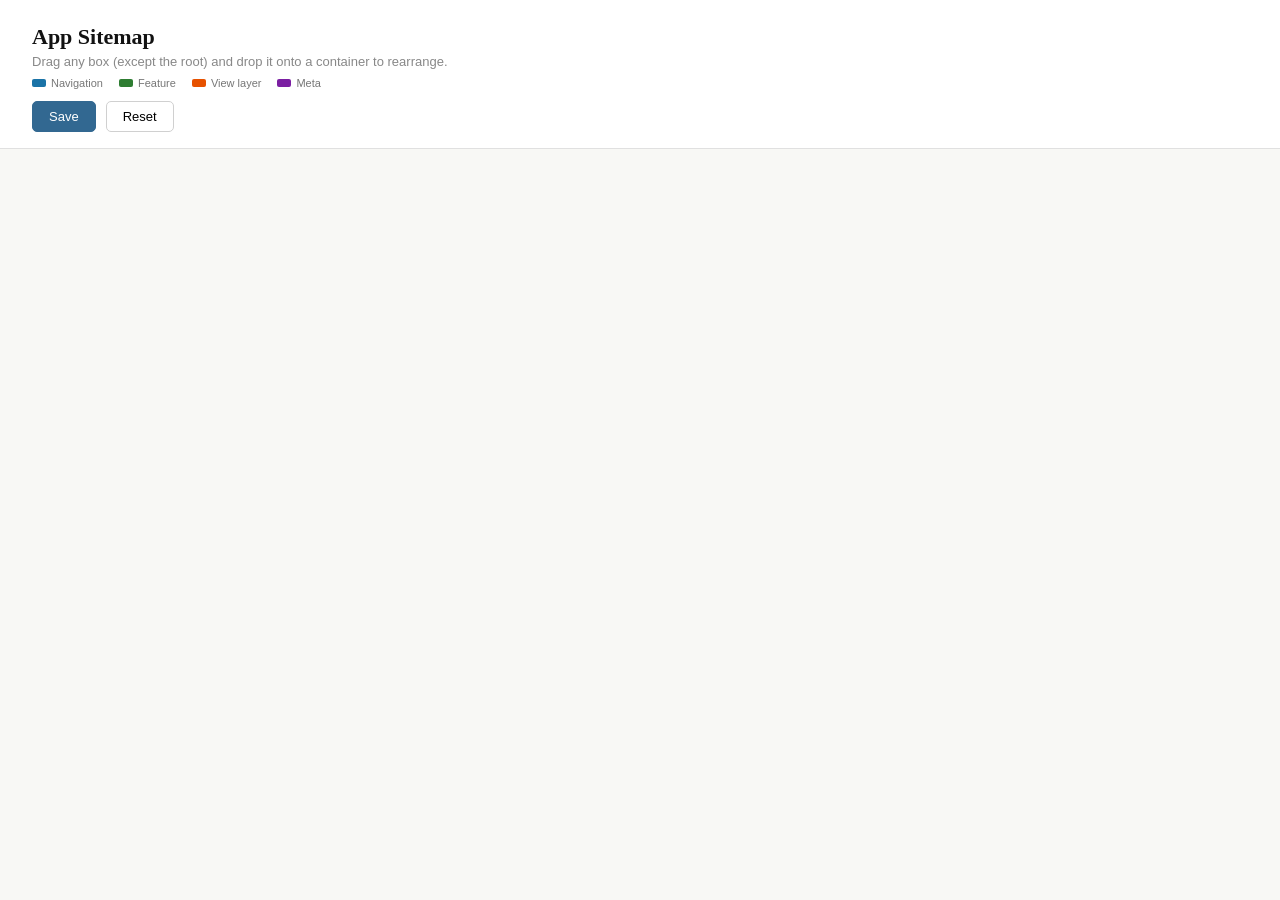
<file: sitemap.html>
<!DOCTYPE html>
<html lang="en">
<head>
<meta charset="UTF-8" />
<meta name="viewport" content="width=device-width, initial-scale=1.0" />
<title>Personalization Prototype — Sitemap</title>
<script src="https://d3js.org/d3.v7.min.js"></script>
<style>
  * { margin: 0; padding: 0; box-sizing: border-box; }
  body {
    font-family: -apple-system, BlinkMacSystemFont, 'Segoe UI', Roboto, sans-serif;
    background: #f8f8f5;
    color: #333;
    min-height: 100vh;
    overflow: auto;
  }

  /* ── Header ── */
  .header {
    padding: 24px 32px 16px;
    background: #fff;
    border-bottom: 1px solid #e0e0e0;
    position: sticky;
    top: 0;
    z-index: 100;
  }
  .header h1 {
    font-family: Georgia, serif;
    font-size: 22px;
    font-weight: 700;
    color: #121212;
  }
  .header p { font-size: 13px; color: #888; margin-top: 4px; }
  .header-actions {
    display: flex;
    gap: 10px;
    margin-top: 12px;
  }
  .btn {
    padding: 7px 16px;
    border-radius: 5px;
    border: 1px solid #d0d0d0;
    background: #fff;
    font-size: 13px;
    cursor: pointer;
    transition: background 0.12s;
  }
  .btn:hover { background: #f0f0f0; }
  .btn-primary { background: #326891; color: #fff; border-color: #326891; }
  .btn-primary:hover { background: #2a5a7c; }
  .save-msg { font-size: 12px; color: #666; align-self: center; margin-left: 4px; }

  /* ── Legend ── */
  .legend {
    display: flex;
    gap: 16px;
    margin-top: 8px;
    flex-wrap: wrap;
  }
  .legend-item { display: flex; align-items: center; gap: 5px; font-size: 11px; color: #777; }
  .legend-swatch { width: 14px; height: 8px; border-radius: 2px; }

  /* ── Canvas ── */
  #canvas {
    padding: 48px 32px 80px;
    overflow: visible;
  }
  #canvas svg {
    width: 100%;
    height: auto;
    display: block;
  }

  /* ── SVG ── */
  .link {
    fill: none;
    stroke: #aaa;
    stroke-width: 1.5;
  }
</style>
</head>
<body>

<div class="header">
  <h1>App Sitemap</h1>
  <p>Drag any box (except the root) and drop it onto a container to rearrange.</p>
  <div class="legend">
    <div class="legend-item"><div class="legend-swatch" style="background:#1a73a7;"></div> Navigation</div>
    <div class="legend-item"><div class="legend-swatch" style="background:#2e7d32;"></div> Feature</div>
    <div class="legend-item"><div class="legend-swatch" style="background:#e65100;"></div> View layer</div>
    <div class="legend-item"><div class="legend-swatch" style="background:#7b1fa2;"></div> Meta</div>
  </div>
  <div class="header-actions">
    <button class="btn btn-primary" id="btn-save">Save</button>
    <button class="btn" id="btn-reset">Reset</button>
    <span class="save-msg" id="save-msg"></span>
  </div>
</div>

<div id="canvas"></div>

<script>
(function () {
  'use strict';

  /* ━━━━━━━━━━━━━━━━━━━━━━━━━━━━━━━━━━━━━━━━━━━━━
     TYPE COLORS
     ━━━━━━━━━━━━━━━━━━━━━━━━━━━━━━━━━━━━━━━━━━━━━ */

  var TYPE_COLORS = {
    nav:     '#1a73a7',
    feature: '#2e7d32',
    layer:   '#e65100',
    meta:    '#7b1fa2'
  };

  /* ━━━━━━━━━━━━━━━━━━━━━━━━━━━━━━━━━━━━━━━━━━━━━
     DATA
     ━━━━━━━━━━━━━━━━━━━━━━━━━━━━━━━━━━━━━━━━━━━━━ */

  var DEFAULT_TREE = {
    id: 'app-root', label: 'App Opens', type: 'nav', structural: true,
    children: [
      {
        id: 'home-tab', label: 'Home Tab', type: 'nav', structural: true,
        note: 'Default on launch',
        children: [
          { id: 'today-vs-for-you', label: 'Top News vs For You', type: 'feature', protoId: 'today-vs-for-you' },
          { id: 'morning-briefing', label: 'Morning Briefing', type: 'feature', protoId: 'morning-briefing' },
          { id: 'reading-modes', label: 'Reading Modes', type: 'feature', protoId: 'reading-modes' },
          { id: 'because-you-read', label: 'Because You Read', type: 'feature', protoId: 'because-you-read' },
          { id: 're-engagement', label: 'Re-engagement Loops', type: 'feature', protoId: 're-engagement-loops' }
        ]
      },
      {
        id: 'you-tab', label: 'You Tab', type: 'nav', structural: true,
        note: 'Tap "You" in bottom nav',
        children: [
          { id: 'reading-streaks', label: 'Reading Streaks', type: 'feature', protoId: 'reading-streaks' },
          { id: 'friend-activity', label: 'Friend Activity Feed', type: 'feature', protoId: 'friend-activity' },
          { id: 'group-chat', label: 'Reading Circles', type: 'feature', protoId: 'group-chat' }
        ]
      },
      {
        id: 'article-view', label: 'Article View', type: 'layer', structural: true,
        note: 'Tap any article',
        children: [
          { id: 'clip-and-discuss', label: 'Share & Discuss', type: 'feature', protoId: 'clip-and-discuss' },
          { id: 'inline-chat', label: 'Reader Chat', type: 'feature', protoId: 'inline-article-chat' },
          { id: 'quick-bites', label: 'Article Quick Bites', type: 'feature', protoId: 'article-quick-bites' }
        ]
      },
      {
        id: 'meta', label: 'Infrastructure', type: 'meta', structural: true,
        children: [
          { id: 'journey-engine', label: 'Journey Engine', type: 'meta', protoId: 'journey-engine' }
        ]
      }
    ]
  };

  /* ━━━━━━━━━━━━━━━━━━━━━━━━━━━━━━━━━━━━━━━━━━━━━
     STATE
     ━━━━━━━━━━━━━━━━━━━━━━━━━━━━━━━━━━━━━━━━━━━━━ */

  var treeData = loadTree() || deepClone(DEFAULT_TREE);

  function deepClone(o) { return JSON.parse(JSON.stringify(o)); }

  function loadTree() {
    try {
      var raw = localStorage.getItem('personalization-sitemap-v3');
      return raw ? JSON.parse(raw) : null;
    } catch (e) { return null; }
  }

  function saveTree() {
    try {
      localStorage.setItem('personalization-sitemap-v3', JSON.stringify(treeData));
      var el = document.getElementById('save-msg');
      el.textContent = 'Saved';
      setTimeout(function () { el.textContent = ''; }, 2000);
    } catch (e) {}
  }

  /* ━━━━━━━━━━━━━━━━━━━━━━━━━━━━━━━━━━━━━━━━━━━━━
     TREE OPS
     ━━━━━━━━━━━━━━━━━━━━━━━━━━━━━━━━━━━━━━━━━━━━━ */

  function findNode(root, id) {
    if (root.id === id) return root;
    if (!root.children) return null;
    for (var i = 0; i < root.children.length; i++) {
      var f = findNode(root.children[i], id);
      if (f) return f;
    }
    return null;
  }

  function findParent(root, id) {
    if (!root.children) return null;
    for (var i = 0; i < root.children.length; i++) {
      if (root.children[i].id === id) return root;
      var f = findParent(root.children[i], id);
      if (f) return f;
    }
    return null;
  }

  function removeNode(root, id) {
    if (!root.children) return null;
    for (var i = 0; i < root.children.length; i++) {
      if (root.children[i].id === id) return root.children.splice(i, 1)[0];
      var f = removeNode(root.children[i], id);
      if (f) return f;
    }
    return null;
  }

  function isDescendant(root, ancestorId, childId) {
    var a = findNode(root, ancestorId);
    return a ? !!findNode(a, childId) : false;
  }

  /* ━━━━━━━━━━━━━━━━━━━━━━━━━━━━━━━━━━━━━━━━━━━━━
     DIMENSIONS
     ━━━━━━━━━━━━━━━━━━━━━━━━━━━━━━━━━━━━━━━━━━━━━ */

  var NODE_W = 130;
  var NODE_H = 56;
  var H_GAP = 20;
  var V_GAP = 48;
  var CORNER_R = 6;
  var ACCENT_W = 4;

  /* ━━━━━━━━━━━━━━━━━━━━━━━━━━━━━━━━━━━━━━━━━━━━━
     SVG TEXT WRAPPING HELPER
     ━━━━━━━━━━━━━━━━━━━━━━━━━━━━━━━━━━━━━━━━━━━━━ */

  /* Break label into lines that fit NODE_W - padding. Returns array of strings. */
  function wrapLabel(text, maxChars) {
    if (text.length <= maxChars) return [text];
    var words = text.split(/\s+/);
    var lines = [];
    var cur = '';
    for (var i = 0; i < words.length; i++) {
      var test = cur ? cur + ' ' + words[i] : words[i];
      if (test.length > maxChars && cur) {
        lines.push(cur);
        cur = words[i];
      } else {
        cur = test;
      }
    }
    if (cur) lines.push(cur);
    return lines;
  }

  /* Compute box height given the content */
  function boxHeight(d) {
    var label = d.data ? d.data.label : d.label;
    var protoId = d.data ? d.data.protoId : d.protoId;
    var note = d.data ? d.data.note : d.note;
    var lines = wrapLabel(label || '', 18);
    var h = 16 + lines.length * 14 + 8;
    if (protoId) h += 12;
    if (note) h += 12;
    return Math.max(NODE_H, h);
  }

  /* ━━━━━━━━━━━━━━━━━━━━━━━━━━━━━━━━━━━━━━━━━━━━━
     RENDER
     ━━━━━━━━━━━━━━━━━━━━━━━━━━━━━━━━━━━━━━━━━━━━━ */

  var svgEl, gEl, svgW, svgH, offsetX, offsetY;
  var nodePositions = []; /* { id, x, y, w, h, structural, d3node } */

  function render() {
    var canvas = document.getElementById('canvas');
    canvas.innerHTML = '';
    nodePositions = [];

    /* Build d3 hierarchy */
    var root = d3.hierarchy(treeData, function (d) { return d.children; });

    /* D3 tree layout */
    var treeLayout = d3.tree()
      .nodeSize([NODE_W + H_GAP, NODE_H + V_GAP])
      .separation(function () { return 1; });

    treeLayout(root);

    /* Compute bounds */
    var x0 = Infinity, x1 = -Infinity, y0 = Infinity, y1 = -Infinity;
    root.each(function (d) {
      var bh = boxHeight(d);
      if (d.x - NODE_W / 2 < x0) x0 = d.x - NODE_W / 2;
      if (d.x + NODE_W / 2 > x1) x1 = d.x + NODE_W / 2;
      if (d.y - bh / 2 < y0) y0 = d.y - bh / 2;
      if (d.y + bh / 2 > y1) y1 = d.y + bh / 2;
    });

    var pad = 30;
    svgW = (x1 - x0) + pad * 2;
    svgH = (y1 - y0) + pad * 2;
    offsetX = -x0 + pad;
    offsetY = -y0 + pad;

    /* Create SVG */
    var svg = d3.select('#canvas')
      .append('svg')
      .attr('viewBox', '0 0 ' + svgW + ' ' + svgH);

    svgEl = svg.node();

    var g = svg.append('g')
      .attr('transform', 'translate(' + offsetX + ',' + offsetY + ')');

    gEl = g.node();

    /* ── Links (elbow connectors) ── */
    g.selectAll('.link')
      .data(root.links())
      .enter()
      .append('path')
      .attr('class', 'link')
      .attr('d', function (d) {
        var sh = boxHeight(d.source);
        var th = boxHeight(d.target);
        var sy = d.source.y + sh / 2;
        var ty = d.target.y - th / 2;
        var midY = (sy + ty) / 2;
        return 'M' + d.source.x + ',' + sy +
               'V' + midY +
               'H' + d.target.x +
               'V' + ty;
      });

    /* ── Nodes ── */
    var nodes = g.selectAll('.node')
      .data(root.descendants())
      .enter()
      .append('g')
      .attr('class', 'node')
      .each(function (d) {
        var bh = boxHeight(d);
        d._bx = d.x - NODE_W / 2;
        d._by = d.y - bh / 2;
        d._bh = bh;
      })
      .attr('transform', function (d) {
        return 'translate(' + d._bx + ',' + d._by + ')';
      });

    /* Background rect */
    nodes.append('rect')
      .attr('width', NODE_W)
      .attr('height', function (d) { return d._bh; })
      .attr('rx', CORNER_R)
      .attr('fill', function (d) { return d.data.structural ? '#f5f5f0' : '#fff'; })
      .attr('stroke', '#333')
      .attr('stroke-width', 1.5);

    /* Left accent bar */
    nodes.append('rect')
      .attr('x', 0)
      .attr('y', 1)
      .attr('width', ACCENT_W)
      .attr('height', function (d) { return d._bh - 2; })
      .attr('rx', CORNER_R)
      .attr('fill', function (d) { return TYPE_COLORS[d.data.type] || '#999'; });

    /* Label text */
    nodes.each(function (d) {
      var g = d3.select(this);
      var lines = wrapLabel(d.data.label || '', 18);
      var protoId = d.data.protoId;
      var note = d.data.note;

      /* Total text block height */
      var labelH = lines.length * 14;
      var extraH = 0;
      if (protoId) extraH += 12;
      if (note) extraH += 12;
      var totalH = labelH + extraH;
      var startY = (d._bh - totalH) / 2 + 11;

      for (var i = 0; i < lines.length; i++) {
        g.append('text')
          .attr('x', NODE_W / 2 + ACCENT_W / 2)
          .attr('y', startY + i * 14)
          .attr('text-anchor', 'middle')
          .attr('font-family', '-apple-system, BlinkMacSystemFont, "Segoe UI", Roboto, sans-serif')
          .attr('font-size', '11px')
          .attr('font-weight', '600')
          .attr('fill', '#121212')
          .text(lines[i]);
      }

      var extraY = startY + lines.length * 14;

      if (protoId) {
        g.append('text')
          .attr('x', NODE_W / 2 + ACCENT_W / 2)
          .attr('y', extraY + 2)
          .attr('text-anchor', 'middle')
          .attr('font-family', '"SF Mono", Menlo, monospace')
          .attr('font-size', '9px')
          .attr('fill', '#999')
          .text(protoId);
        extraY += 12;
      }

      if (note) {
        g.append('text')
          .attr('x', NODE_W / 2 + ACCENT_W / 2)
          .attr('y', extraY + 2)
          .attr('text-anchor', 'middle')
          .attr('font-family', '-apple-system, BlinkMacSystemFont, "Segoe UI", Roboto, sans-serif')
          .attr('font-size', '9px')
          .attr('font-style', 'italic')
          .attr('fill', '#888')
          .text(note);
      }
    });

    /* Invisible hit rect on top (ensures mouse events are captured) */
    nodes.append('rect')
      .attr('width', NODE_W)
      .attr('height', function (d) { return d._bh; })
      .attr('fill', 'transparent')
      .attr('cursor', function (d) { return d.data.id === 'app-root' ? 'default' : 'grab'; })
      .attr('class', 'hit-rect');

    /* Store node positions for hit-testing */
    root.each(function (d) {
      nodePositions.push({
        id: d.data.id,
        x: d._bx + offsetX,
        y: d._by + offsetY,
        w: NODE_W,
        h: d._bh,
        structural: !!d.data.structural
      });
    });

    /* ── D3 DRAG ── */
    /*
     * D3 drag uses the datum's .x/.y (node center from d3.tree layout) as the
     * subject origin. event.x/event.y track the pointer in the parent <g>'s
     * coordinate space, starting at (d.x, d.y).
     *
     * The node <g> is positioned at top-left: (_bx, _by) = (d.x - NODE_W/2, d.y - bh/2).
     * So the constant offset from event coords to top-left is:
     *   ox = NODE_W / 2    (event.x - _bx at start)
     *   oy = d._bh / 2     (event.y - _by at start)
     *
     * Drop targets: any node (structural → becomes child; leaf → inserted next to it
     * in its parent's children).
     */
    var dragState = {
      sourceId: null,
      ox: 0,           /* offset from event.x to node top-left */
      oy: 0,
      hoverId: null
    };

    var drag = d3.drag()
      .filter(function (event, d) {
        return d.data.id !== 'app-root';
      })
      .on('start', function (event, d) {
        dragState.sourceId = d.data.id;
        dragState.ox = NODE_W / 2;
        dragState.oy = d._bh / 2;
        dragState.hoverId = null;
        d3.select(this).raise().select('rect').attr('stroke-dasharray', '4,3');
        d3.select(this).style('opacity', 0.7);
      })
      .on('drag', function (event, d) {
        /* Position node top-left from event center coords */
        d._bx = event.x - dragState.ox;
        d._by = event.y - dragState.oy;
        d3.select(this).attr('transform', 'translate(' + d._bx + ',' + d._by + ')');

        /* Hit-test: center of dragged node in g-space */
        var cx = event.x;
        var cy = event.y;

        var hit = null;
        for (var i = 0; i < nodePositions.length; i++) {
          var np = nodePositions[i];
          if (np.id === dragState.sourceId) continue;
          if (isDescendant(treeData, dragState.sourceId, np.id)) continue;
          /* Convert nodePositions (SVG-space) back to g-space */
          var nx = np.x - offsetX;
          var ny = np.y - offsetY;
          if (cx >= nx && cx <= nx + np.w && cy >= ny && cy <= ny + np.h) {
            hit = np.id;
            break;
          }
        }

        /* Highlight the drop target */
        if (hit !== dragState.hoverId) {
          gEl.querySelectorAll('.drop-highlight').forEach(function (el) { el.remove(); });
          dragState.hoverId = hit;
          if (hit) {
            var hp = nodePositions.find(function (n) { return n.id === hit; });
            if (hp) {
              var hl = document.createElementNS('http://www.w3.org/2000/svg', 'rect');
              hl.setAttribute('class', 'drop-highlight');
              hl.setAttribute('x', hp.x - offsetX - 3);
              hl.setAttribute('y', hp.y - offsetY - 3);
              hl.setAttribute('width', hp.w + 6);
              hl.setAttribute('height', hp.h + 6);
              hl.setAttribute('rx', CORNER_R + 2);
              hl.setAttribute('fill', 'none');
              hl.setAttribute('stroke', '#326891');
              hl.setAttribute('stroke-width', '3');
              hl.setAttribute('stroke-dasharray', '6,3');
              hl.setAttribute('opacity', '0.7');
              gEl.insertBefore(hl, gEl.firstChild);
            }
          }
        }
      })
      .on('end', function (event, d) {
        gEl.querySelectorAll('.drop-highlight').forEach(function (el) { el.remove(); });

        var targetId = dragState.hoverId;
        dragState.sourceId = null;
        dragState.hoverId = null;

        if (targetId) {
          var currentParent = findParent(treeData, d.data.id);
          var targetNode = findNode(treeData, targetId);
          if (!targetNode) { render(); return; }

          if (targetNode.structural) {
            /* Drop onto a structural node → reparent as its child */
            if (currentParent && currentParent.id !== targetId) {
              var moved = removeNode(treeData, d.data.id);
              if (moved) {
                if (!targetNode.children) targetNode.children = [];
                targetNode.children.push(moved);
              }
            }
          } else {
            /* Drop onto a leaf node → insert next to it (same parent) */
            var targetParent = findParent(treeData, targetId);
            if (targetParent) {
              var sameParent = currentParent && currentParent.id === targetParent.id;
              var moved = removeNode(treeData, d.data.id);
              if (moved) {
                /* Find target's index in its parent and insert after it */
                var idx = -1;
                for (var i = 0; i < targetParent.children.length; i++) {
                  if (targetParent.children[i].id === targetId) { idx = i; break; }
                }
                if (idx >= 0) {
                  targetParent.children.splice(idx + 1, 0, moved);
                } else {
                  targetParent.children.push(moved);
                }
              }
            }
          }
        }

        render();
      });

    nodes.call(drag);
  }

  /* ━━━━━━━━━━━━━━━━━━━━━━━━━━━━━━━━━━━━━━━━━━━━━
     ACTIONS
     ━━━━━━━━━━━━━━━━━━━━━━━━━━━━━━━━━━━━━━━━━━━━━ */

  document.getElementById('btn-save').addEventListener('click', saveTree);
  document.getElementById('btn-reset').addEventListener('click', function () {
    if (confirm('Reset to default?')) {
      treeData = deepClone(DEFAULT_TREE);
      localStorage.removeItem('personalization-sitemap-v3');
      render();
    }
  });

  window.addEventListener('resize', function () { render(); });

  /* ── Init ── */
  render();
})();
</script>
</body>
</html>
</file>
<file: QuickStart/tpl/tokens.css>
/* Auto-generated from @nyt/tpl + @nyt/components — do not edit manually */
/* Re-generate: node generate-tpl.js */

/* ── Font Faces (CDN: g1.nyt.com — requires VPN) ── */

@font-face {
  font-family: 'nyt-magsans';
  src: url('https://g1.nyt.com/fonts/family/magsans/magsans-normal-500.woff2') format('woff2'),
       url('https://g1.nyt.com/fonts/family/magsans/magsans-normal-500.woff') format('woff');
  font-style: normal;
  font-weight: 500;
  font-display: swap;
}

@font-face {
  font-family: 'nyt-magsans';
  src: url('https://g1.nyt.com/fonts/family/magsans/magsans-normal-700.woff2') format('woff2'),
       url('https://g1.nyt.com/fonts/family/magsans/magsans-normal-700.woff') format('woff');
  font-style: normal;
  font-weight: 700;
  font-display: swap;
}

@font-face {
  font-family: 'nyt-magslab';
  src: url('https://g1.nyt.com/fonts/family/magslab/magslab-normal-700.woff2') format('woff2'),
       url('https://g1.nyt.com/fonts/family/magslab/magslab-normal-700.woff') format('woff');
  font-style: normal;
  font-weight: 700;
  font-display: swap;
}

@font-face {
  font-family: 'nyt-kippenberger';
  src: url('https://g1.nyt.com/fonts/family/kippenberger/kippenberger-normal-400.woff2') format('woff2'),
       url('https://g1.nyt.com/fonts/family/kippenberger/kippenberger-normal-400.woff') format('woff');
  font-style: normal;
  font-weight: 400;
  font-display: swap;
}

@font-face {
  font-family: 'nyt-kippenberger';
  src: url('https://g1.nyt.com/fonts/family/kippenberger/kippenberger-normal-500.woff2') format('woff2'),
       url('https://g1.nyt.com/fonts/family/kippenberger/kippenberger-normal-500.woff') format('woff');
  font-style: normal;
  font-weight: 500;
  font-display: swap;
}

@font-face {
  font-family: 'nyt-fact-display';
  src: url('https://g1.nyt.com/fonts/family/fact-display/fact-display-normal-400.woff2') format('woff2'),
       url('https://g1.nyt.com/fonts/family/fact-display/fact-display-normal-400.woff') format('woff');
  font-style: normal;
  font-weight: 400;
  font-display: swap;
}

@font-face {
  font-family: 'nyt-fact-display';
  src: url('https://g1.nyt.com/fonts/family/fact-display/fact-display-normal-700.woff2') format('woff2'),
       url('https://g1.nyt.com/fonts/family/fact-display/fact-display-normal-700.woff') format('woff');
  font-style: normal;
  font-weight: 700;
  font-display: swap;
}

@font-face {
  font-family: 'nyt-franklin';
  src: url('https://g1.nyt.com/fonts/family/franklin/franklin-normal-500.woff2') format('woff2'),
       url('https://g1.nyt.com/fonts/family/franklin/franklin-normal-500.woff') format('woff');
  font-style: normal;
  font-weight: 500;
  font-display: swap;
}

@font-face {
  font-family: 'nyt-franklin';
  src: url('https://g1.nyt.com/fonts/family/franklin/franklin-normal-600.woff2') format('woff2'),
       url('https://g1.nyt.com/fonts/family/franklin/franklin-normal-600.woff') format('woff');
  font-style: normal;
  font-weight: 600;
  font-display: swap;
}

@font-face {
  font-family: 'nyt-franklin';
  src: url('https://g1.nyt.com/fonts/family/franklin/franklin-normal-700.woff2') format('woff2'),
       url('https://g1.nyt.com/fonts/family/franklin/franklin-normal-700.woff') format('woff');
  font-style: normal;
  font-weight: 700;
  font-display: swap;
}

@font-face {
  font-family: 'nyt-franklin';
  src: url('https://g1.nyt.com/fonts/family/franklin/franklin-italic-500.woff2') format('woff2'),
       url('https://g1.nyt.com/fonts/family/franklin/franklin-italic-500.woff') format('woff');
  font-style: italic;
  font-weight: 500;
  font-display: swap;
}

@font-face {
  font-family: 'nyt-cheltenham';
  src: url('https://g1.nyt.com/fonts/family/cheltenham/cheltenham-normal-200.woff2') format('woff2'),
       url('https://g1.nyt.com/fonts/family/cheltenham/cheltenham-normal-200.woff') format('woff');
  font-style: normal;
  font-weight: 200;
  font-display: swap;
}

@font-face {
  font-family: 'nyt-cheltenham';
  src: url('https://g1.nyt.com/fonts/family/cheltenham/cheltenham-normal-300.woff2') format('woff2'),
       url('https://g1.nyt.com/fonts/family/cheltenham/cheltenham-normal-300.woff') format('woff');
  font-style: normal;
  font-weight: 300;
  font-display: swap;
}

@font-face {
  font-family: 'nyt-cheltenham';
  src: url('https://g1.nyt.com/fonts/family/cheltenham/cheltenham-italic-300.woff2') format('woff2'),
       url('https://g1.nyt.com/fonts/family/cheltenham/cheltenham-italic-300.woff') format('woff');
  font-style: italic;
  font-weight: 300;
  font-display: swap;
}

@font-face {
  font-family: 'nyt-cheltenham';
  src: url('https://g1.nyt.com/fonts/family/cheltenham/cheltenham-normal-400.woff2') format('woff2'),
       url('https://g1.nyt.com/fonts/family/cheltenham/cheltenham-normal-400.woff') format('woff');
  font-style: normal;
  font-weight: 400;
  font-display: swap;
}

@font-face {
  font-family: 'nyt-cheltenham';
  src: url('https://g1.nyt.com/fonts/family/cheltenham/cheltenham-normal-500.woff2') format('woff2'),
       url('https://g1.nyt.com/fonts/family/cheltenham/cheltenham-normal-500.woff') format('woff');
  font-style: normal;
  font-weight: 500;
  font-display: swap;
}

@font-face {
  font-family: 'nyt-cheltenham';
  src: url('https://g1.nyt.com/fonts/family/cheltenham/cheltenham-italic-500.woff2') format('woff2'),
       url('https://g1.nyt.com/fonts/family/cheltenham/cheltenham-italic-500.woff') format('woff');
  font-style: italic;
  font-weight: 500;
  font-display: swap;
}

@font-face {
  font-family: 'nyt-cheltenham';
  src: url('https://g1.nyt.com/fonts/family/cheltenham/cheltenham-normal-700.woff2') format('woff2'),
       url('https://g1.nyt.com/fonts/family/cheltenham/cheltenham-normal-700.woff') format('woff');
  font-style: normal;
  font-weight: 700;
  font-display: swap;
}

@font-face {
  font-family: 'nyt-cheltenham';
  src: url('https://g1.nyt.com/fonts/family/cheltenham/cheltenham-italic-700.woff2') format('woff2'),
       url('https://g1.nyt.com/fonts/family/cheltenham/cheltenham-italic-700.woff') format('woff');
  font-style: italic;
  font-weight: 700;
  font-display: swap;
}

@font-face {
  font-family: 'nyt-cheltenham-cond';
  src: url('https://g1.nyt.com/fonts/family/cheltenham-cond/cheltenham-cond-normal-700.woff2') format('woff2'),
       url('https://g1.nyt.com/fonts/family/cheltenham-cond/cheltenham-cond-normal-700.woff') format('woff');
  font-style: normal;
  font-weight: 700;
  font-display: swap;
}

@font-face {
  font-family: 'nyt-cheltenham-text-cond';
  src: url('https://g1.nyt.com/fonts/family/cheltenham-text-cond/cheltenham-text-cond-normal-700.woff2') format('woff2'),
       url('https://g1.nyt.com/fonts/family/cheltenham-text-cond/cheltenham-text-cond-normal-700.woff') format('woff');
  font-style: normal;
  font-weight: 700;
  font-display: swap;
}

@font-face {
  font-family: 'nyt-imperial';
  src: url('https://g1.nyt.com/fonts/family/imperial/imperial-normal-400.woff2') format('woff2'),
       url('https://g1.nyt.com/fonts/family/imperial/imperial-normal-400.woff') format('woff');
  font-style: normal;
  font-weight: 400;
  font-display: swap;
}

@font-face {
  font-family: 'nyt-imperial';
  src: url('https://g1.nyt.com/fonts/family/imperial/imperial-normal-700.woff2') format('woff2'),
       url('https://g1.nyt.com/fonts/family/imperial/imperial-normal-700.woff') format('woff');
  font-style: normal;
  font-weight: 700;
  font-display: swap;
}

@font-face {
  font-family: 'nyt-imperial';
  src: url('https://g1.nyt.com/fonts/family/imperial/imperial-italic-400.woff2') format('woff2'),
       url('https://g1.nyt.com/fonts/family/imperial/imperial-italic-400.woff') format('woff');
  font-style: italic;
  font-weight: 400;
  font-display: swap;
}

@font-face {
  font-family: 'nyt-karnak';
  src: url('https://g1.nyt.com/fonts/family/karnak/karnak-normal-400.woff2') format('woff2'),
       url('https://g1.nyt.com/fonts/family/karnak/karnak-normal-400.woff') format('woff');
  font-style: normal;
  font-weight: 400;
  font-display: swap;
}

@font-face {
  font-family: 'nyt-karnak';
  src: url('https://g1.nyt.com/fonts/family/karnak/karnak-normal-700.woff2') format('woff2'),
       url('https://g1.nyt.com/fonts/family/karnak/karnak-normal-700.woff') format('woff');
  font-style: normal;
  font-weight: 700;
  font-display: swap;
}


:root {

  /* ── Font Family Stacks ── */
  --font-franklin: nyt-franklin, helvetica, arial, sans-serif;
  --font-cheltenham: nyt-cheltenham, cheltenham-fallback-georgia, cheltenham-fallback-noto, georgia, 'times new roman', times, serif;
  --font-imperial: nyt-imperial, georgia, 'times new roman', times, serif;
  --font-karnak: nyt-karnak, georgia, 'times new roman', times, serif;
  --font-opinion: nyt-cheltenham-cond, nyt-cheltenham, cheltenham-fallback-georgia, cheltenham-fallback-noto, georgia, 'times new roman', times, serif;
  --font-magsans: nyt-magsans, helvetica, arial, sans-serif;
  --font-mono: nyt-ibm-plex, Courier, 'Courier New', monospace;

  /* ── Color Tokens (Light Theme) ── */

  /* content */
  --tpl-content-primary: #121212;
  --tpl-content-primary-dim: #363636;
  --tpl-content-secondary: #5A5A5A;
  --tpl-content-secondary-dim: #727272;
  --tpl-content-accent: #346EB7;
  --tpl-content-accent-dim: #326891;
  --tpl-content-positive: #267C30;
  --tpl-content-negative: #A90111;
  --tpl-content-breaking: #D0021B;
  --tpl-content-placeholder: #8B8B8B;

  /* stroke */
  --tpl-stroke-primary: #121212;
  --tpl-stroke-secondary: #979797;
  --tpl-stroke-tertiary: #DFDFDF;

  /* background */
  --tpl-background-primary: #FFFFFF;
  --tpl-background-secondary: #F8F8F8;
  --tpl-background-tertiary: #EBEBEB;
  --tpl-background-highlight: #FEFAD1;
  --tpl-background-scrim: rgba(0, 0, 7, 0.6);

  /* ── Spacing Scale (8px base) ── */
  --tpl-space-0_5: 0.25rem;
  --tpl-space-1: 0.5rem;
  --tpl-space-1_5: 0.75rem;
  --tpl-space-2: 1rem;
  --tpl-space-2_5: 1.25rem;
  --tpl-space-3: 1.5rem;
  --tpl-space-4: 2rem;
  --tpl-space-5: 2.5rem;
  --tpl-space-6: 3rem;
  --tpl-space-7: 3.5rem;
  --tpl-space-8: 4rem;
  --tpl-space-9: 4.5rem;
  --tpl-space-10: 5rem;

  /* ── Typography Presets ── */
  /* Usage: font: var(--tpl-type-text-14); */
  --tpl-type-text-12: 500 0.75rem/1.3 nyt-franklin, helvetica, arial, sans-serif;
  --tpl-type-text-14: 500 0.875rem/1.3 nyt-franklin, helvetica, arial, sans-serif;
  --tpl-type-text-16: 500 1rem/1.3 nyt-franklin, helvetica, arial, sans-serif;
  --tpl-type-text-18: 500 1.125rem/1.3 nyt-franklin, helvetica, arial, sans-serif;
  --tpl-type-text-20: 500 1.25rem/1.2 nyt-franklin, helvetica, arial, sans-serif;
  --tpl-type-title-12: 600 0.75rem/1.3 nyt-franklin, helvetica, arial, sans-serif;
  --tpl-type-title-14: 600 0.875rem/1.3 nyt-franklin, helvetica, arial, sans-serif;
  --tpl-type-title-16: 600 1rem/1.3 nyt-franklin, helvetica, arial, sans-serif;
  --tpl-type-title-18: 600 1.125rem/1.3 nyt-franklin, helvetica, arial, sans-serif;
  --tpl-type-title-20: 600 1.25rem/1.2 nyt-franklin, helvetica, arial, sans-serif;
  --tpl-type-title-22: 600 1.375rem/1.2 nyt-franklin, helvetica, arial, sans-serif;
  --tpl-type-title-24: 600 1.5rem/1.2 nyt-franklin, helvetica, arial, sans-serif;
  --tpl-type-title-28: 600 1.75rem/1.2 nyt-franklin, helvetica, arial, sans-serif;
  --tpl-type-title-32: 600 2rem/1.2 nyt-franklin, helvetica, arial, sans-serif;
  --tpl-type-title-48: 600 3rem/1.1 nyt-franklin, helvetica, arial, sans-serif;
  --tpl-type-title-56: 600 3.5rem/1 nyt-franklin, helvetica, arial, sans-serif;
  --tpl-type-titlekarnak-16: 700 1rem/1.15 nyt-karnak, georgia, 'times new roman', times, serif;
  --tpl-type-titlekarnak-18: 700 1.125rem/1.15 nyt-karnak, georgia, 'times new roman', times, serif;
  --tpl-type-label-regular: 500 0.6875rem/1.25 nyt-franklin, helvetica, arial, sans-serif;
  --tpl-type-label-regular-letter-spacing: 0.1em;
  --tpl-type-label-regular-text-transform: uppercase;
  --tpl-type-label-emphasis: 800 0.6875rem/1.25 nyt-franklin, helvetica, arial, sans-serif;
  --tpl-type-label-emphasis-letter-spacing: 0.1em;
  --tpl-type-label-emphasis-text-transform: uppercase;
  --tpl-type-headline-16: 500 1rem/1.2 nyt-cheltenham, cheltenham-fallback-georgia, cheltenham-fallback-noto, georgia, 'times new roman', times, serif;
  --tpl-type-headline-16-letter-spacing: 0.01em;
  --tpl-type-headline-18: 400 1.125rem/1.2 nyt-cheltenham, cheltenham-fallback-georgia, cheltenham-fallback-noto, georgia, 'times new roman', times, serif;
  --tpl-type-headline-18-letter-spacing: 0.01em;
  --tpl-type-headline-24: 400 1.5rem/1.15 nyt-cheltenham, cheltenham-fallback-georgia, cheltenham-fallback-noto, georgia, 'times new roman', times, serif;
  --tpl-type-headline-28: 400 1.75rem/1.15 nyt-cheltenham, cheltenham-fallback-georgia, cheltenham-fallback-noto, georgia, 'times new roman', times, serif;
  --tpl-type-headlinenews-16: 700 1rem/1.2 nyt-cheltenham, cheltenham-fallback-georgia, cheltenham-fallback-noto, georgia, 'times new roman', times, serif;
  --tpl-type-headlinenews-16-letter-spacing: 0.01em;
  --tpl-type-headlinenews-18: 700 1.125rem/1.2 nyt-cheltenham, cheltenham-fallback-georgia, cheltenham-fallback-noto, georgia, 'times new roman', times, serif;
  --tpl-type-headlinenews-18-letter-spacing: 0.01em;
  --tpl-type-headlinenews-20: 700 1.25rem/1.15 nyt-cheltenham, cheltenham-fallback-georgia, cheltenham-fallback-noto, georgia, 'times new roman', times, serif;
  --tpl-type-headlinenews-20-letter-spacing: 0.01em;
  --tpl-type-headlinenews-22: 700 1.375rem/1.15 nyt-cheltenham, cheltenham-fallback-georgia, cheltenham-fallback-noto, georgia, 'times new roman', times, serif;
  --tpl-type-headlinenews-28: 700 1.75rem/1.15 nyt-cheltenham, cheltenham-fallback-georgia, cheltenham-fallback-noto, georgia, 'times new roman', times, serif;
  --tpl-type-headlinenews-32: 700 2rem/1.15 nyt-cheltenham, cheltenham-fallback-georgia, cheltenham-fallback-noto, georgia, 'times new roman', times, serif;
  --tpl-type-headlinenews-36: 700 2.25rem/1.15 nyt-cheltenham, cheltenham-fallback-georgia, cheltenham-fallback-noto, georgia, 'times new roman', times, serif;
  --tpl-type-headlinenews-40: 700 2.5rem/1.1 nyt-cheltenham, cheltenham-fallback-georgia, cheltenham-fallback-noto, georgia, 'times new roman', times, serif;
  --tpl-type-headlinenews-48: 700 3rem/1.1 nyt-cheltenham, cheltenham-fallback-georgia, cheltenham-fallback-noto, georgia, 'times new roman', times, serif;
  --tpl-type-headlinefeature-24: 300 1.5rem/1.15 nyt-cheltenham, cheltenham-fallback-georgia, cheltenham-fallback-noto, georgia, 'times new roman', times, serif;
  --tpl-type-headlinefeature-28: 200 1.75rem/1.15 nyt-cheltenham, cheltenham-fallback-georgia, cheltenham-fallback-noto, georgia, 'times new roman', times, serif;
  --tpl-type-headlinefeature-32: 200 2rem/1.15 nyt-cheltenham, cheltenham-fallback-georgia, cheltenham-fallback-noto, georgia, 'times new roman', times, serif;
  --tpl-type-headlinefeature-48: 200 3rem/1.1 nyt-cheltenham, cheltenham-fallback-georgia, cheltenham-fallback-noto, georgia, 'times new roman', times, serif;
  --tpl-type-headlinefeature-56: 200 3.5rem/1 nyt-cheltenham, cheltenham-fallback-georgia, cheltenham-fallback-noto, georgia, 'times new roman', times, serif;
  --tpl-type-headlineopinion-18: 700 1.125rem/1.15 nyt-cheltenham-text-cond, georgia, 'times new roman', times, serif;
  --tpl-type-headlineopinion-18-letter-spacing: 0.0025em;
  --tpl-type-headlineopinion-20: 700 1.25rem/1.15 nyt-cheltenham-text-cond, georgia, 'times new roman', times, serif;
  --tpl-type-headlineopinion-20-letter-spacing: 0.0025em;
  --tpl-type-headlineopinion-22: 700 1.375rem/1.15 nyt-cheltenham-text-cond, georgia, 'times new roman', times, serif;
  --tpl-type-headlineopinion-22-letter-spacing: 0.0025em;
  --tpl-type-headlineopinion-24: 700 1.5rem/1.15 nyt-cheltenham-text-cond, georgia, 'times new roman', times, serif;
  --tpl-type-headlineopinion-24-letter-spacing: 0.0025em;
  --tpl-type-headlineopinion-36: 700 2.25rem/1.15 nyt-cheltenham-text-cond, georgia, 'times new roman', times, serif;
  --tpl-type-headlineopinion-36-letter-spacing: 0.0025em;
  --tpl-type-headlineopinion-56: 700 3.5rem/1.1 nyt-cheltenham-cond, georgia, 'times new roman', times, serif;
  --tpl-type-body-14: 400 0.875rem/1.39 nyt-imperial, georgia, 'times new roman', times, serif;
  --tpl-type-body-16: 400 1rem/1.39 nyt-imperial, georgia, 'times new roman', times, serif;
  --tpl-type-body-18: 400 1.125rem/1.39 nyt-imperial, georgia, 'times new roman', times, serif;
  --tpl-type-body-20: 400 1.25rem/1.5 nyt-imperial, georgia, 'times new roman', times, serif;

  /* ── Border Widths ── */
  --tpl-border-width-1: 0.0625rem;
  --tpl-border-width-1_5: 0.09375rem;
  --tpl-border-width-2: 0.125rem;

  /* ── Backward-Compatible Aliases ── */
  /* Maps old template variable names to new TPL tokens */
  --bg: #f6f4ef;
  --ink: var(--tpl-content-primary);
  --muted: var(--tpl-content-secondary);
  --line: var(--tpl-stroke-tertiary);
  --inactive: #d0cec8;
  --card-bg: var(--tpl-background-primary);
}
</file>
